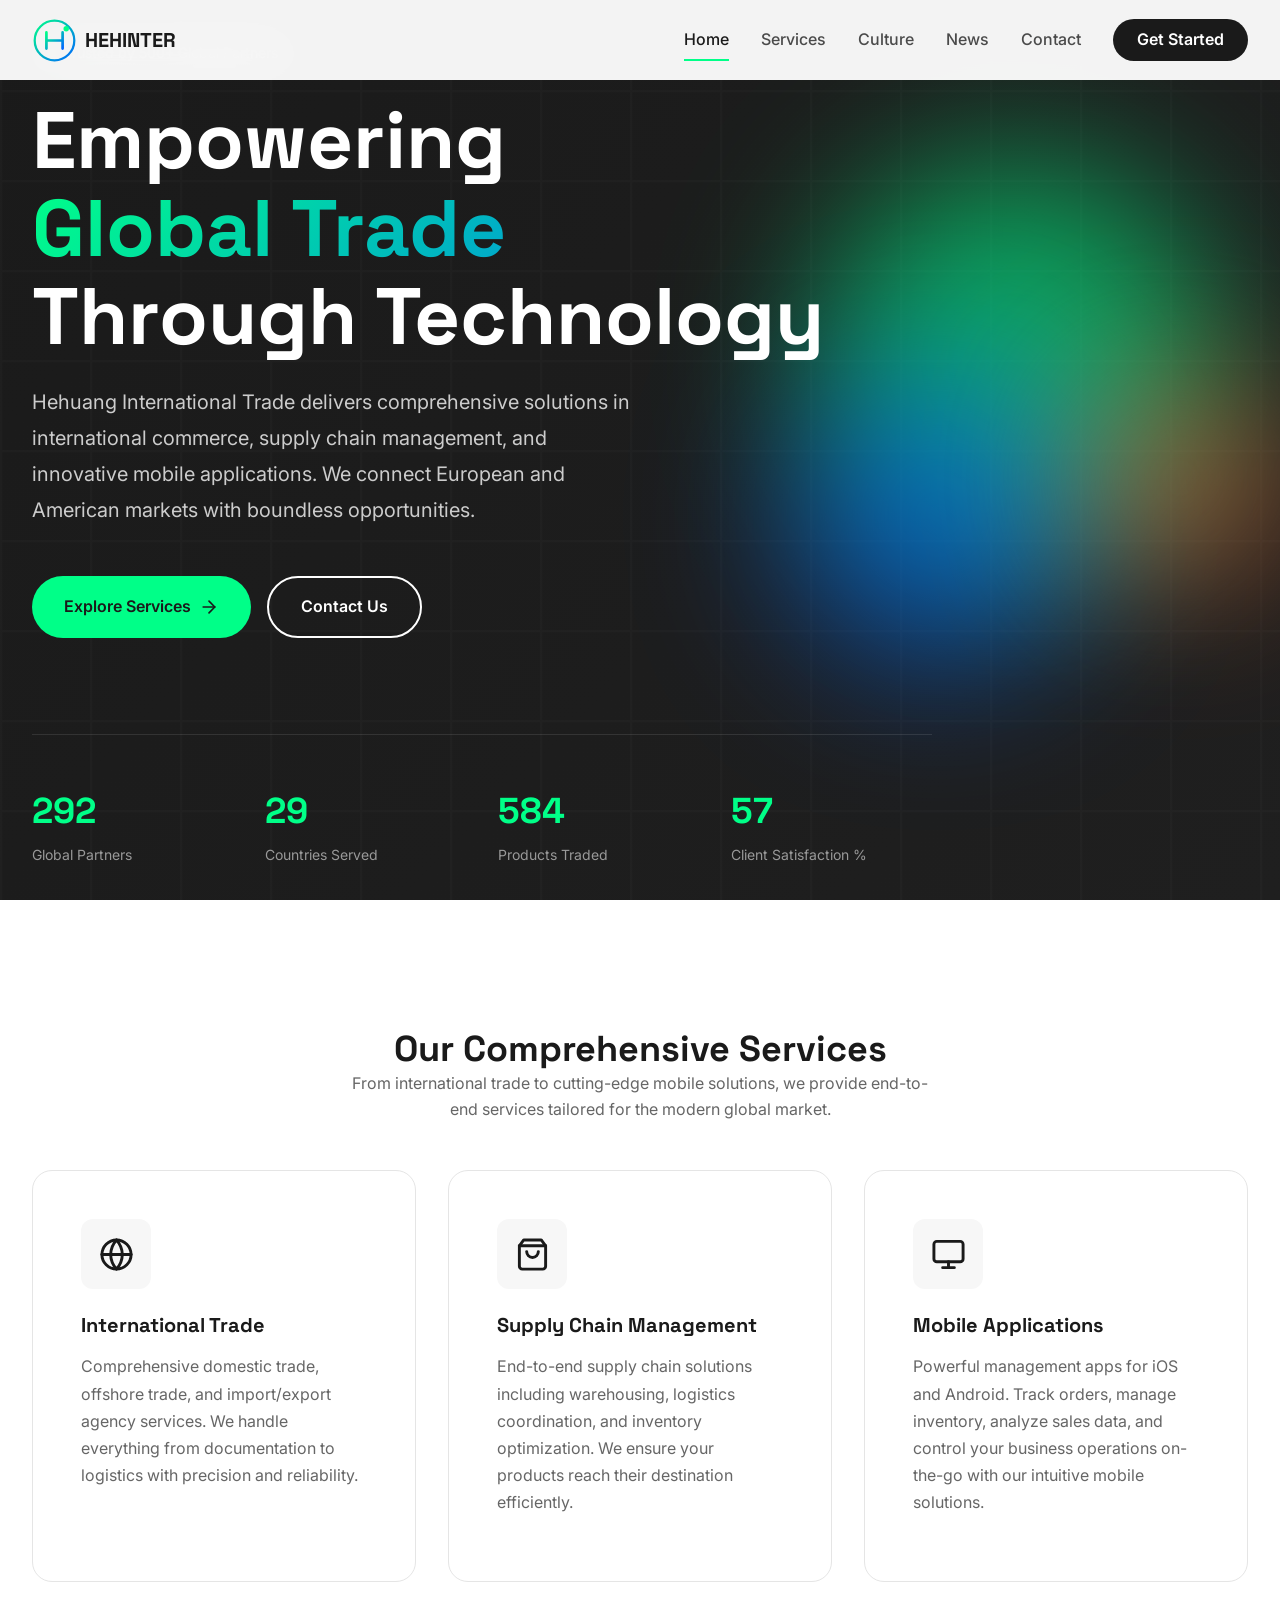
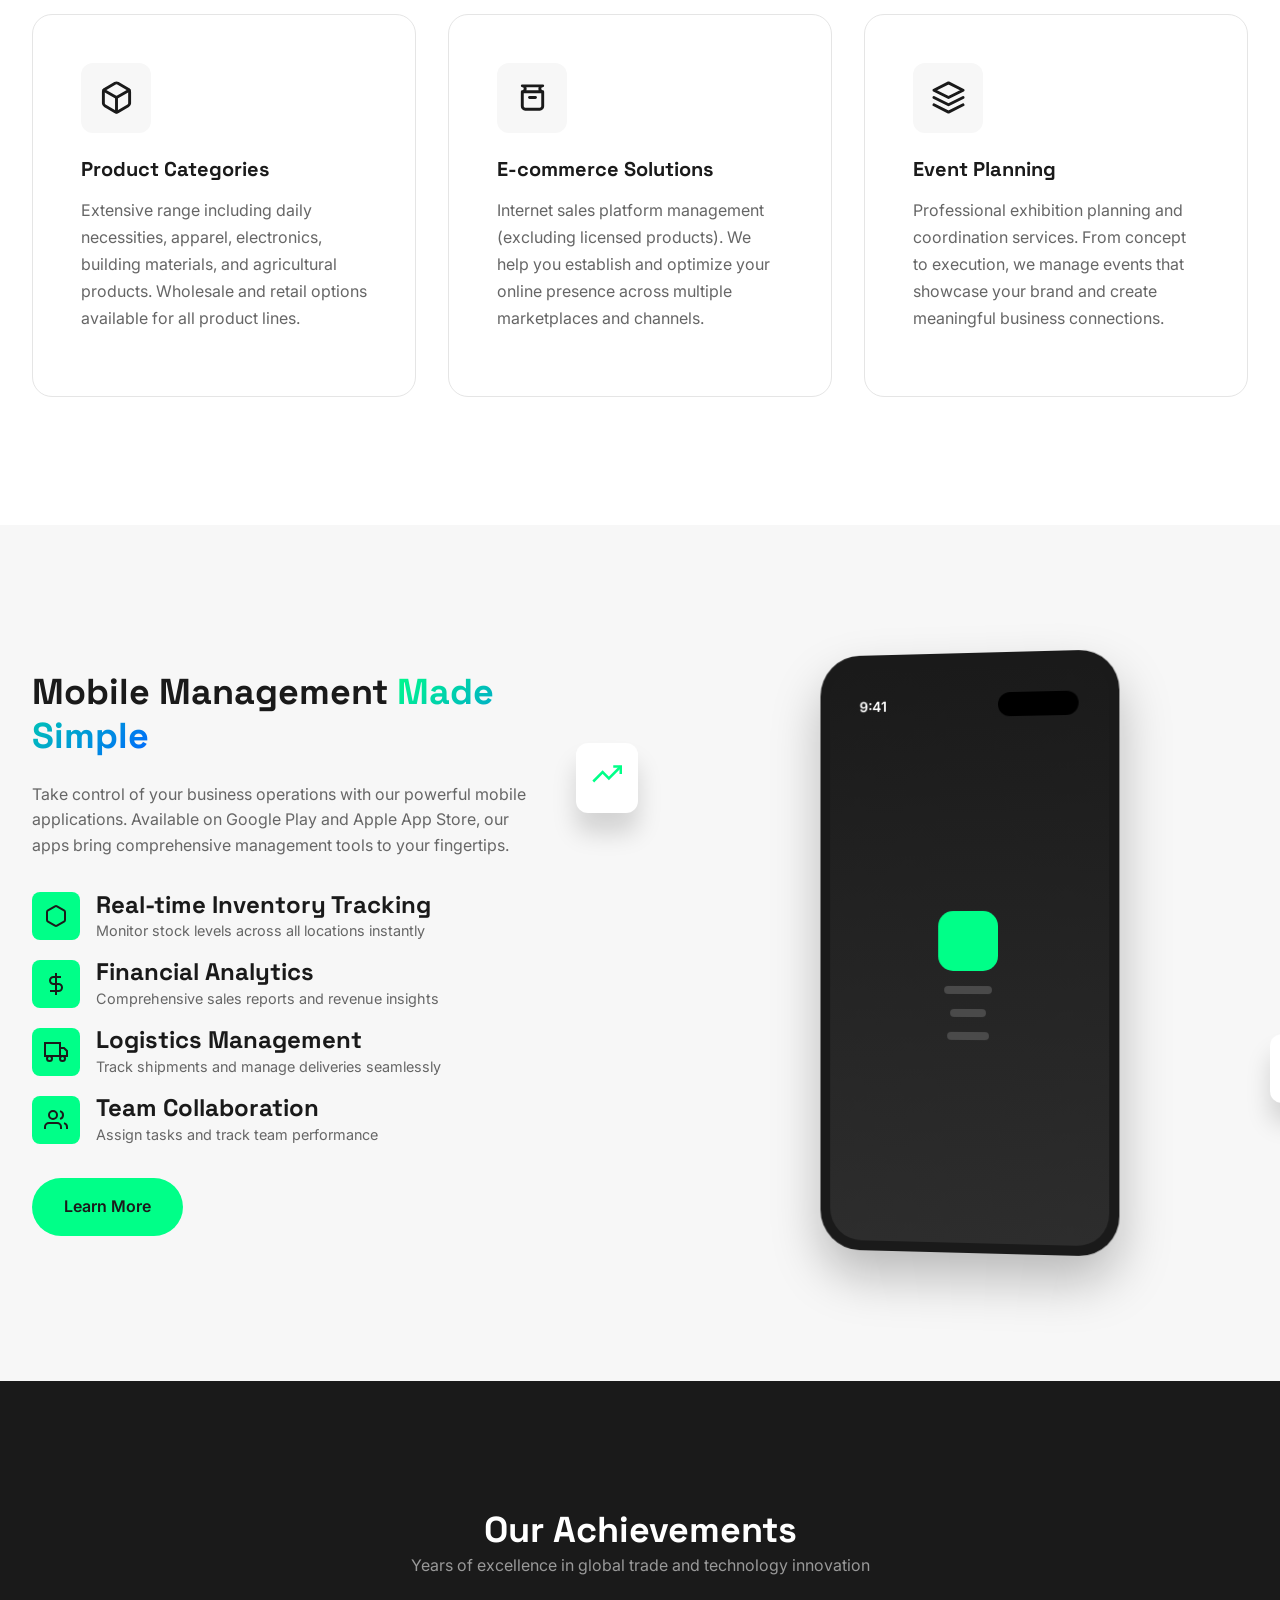
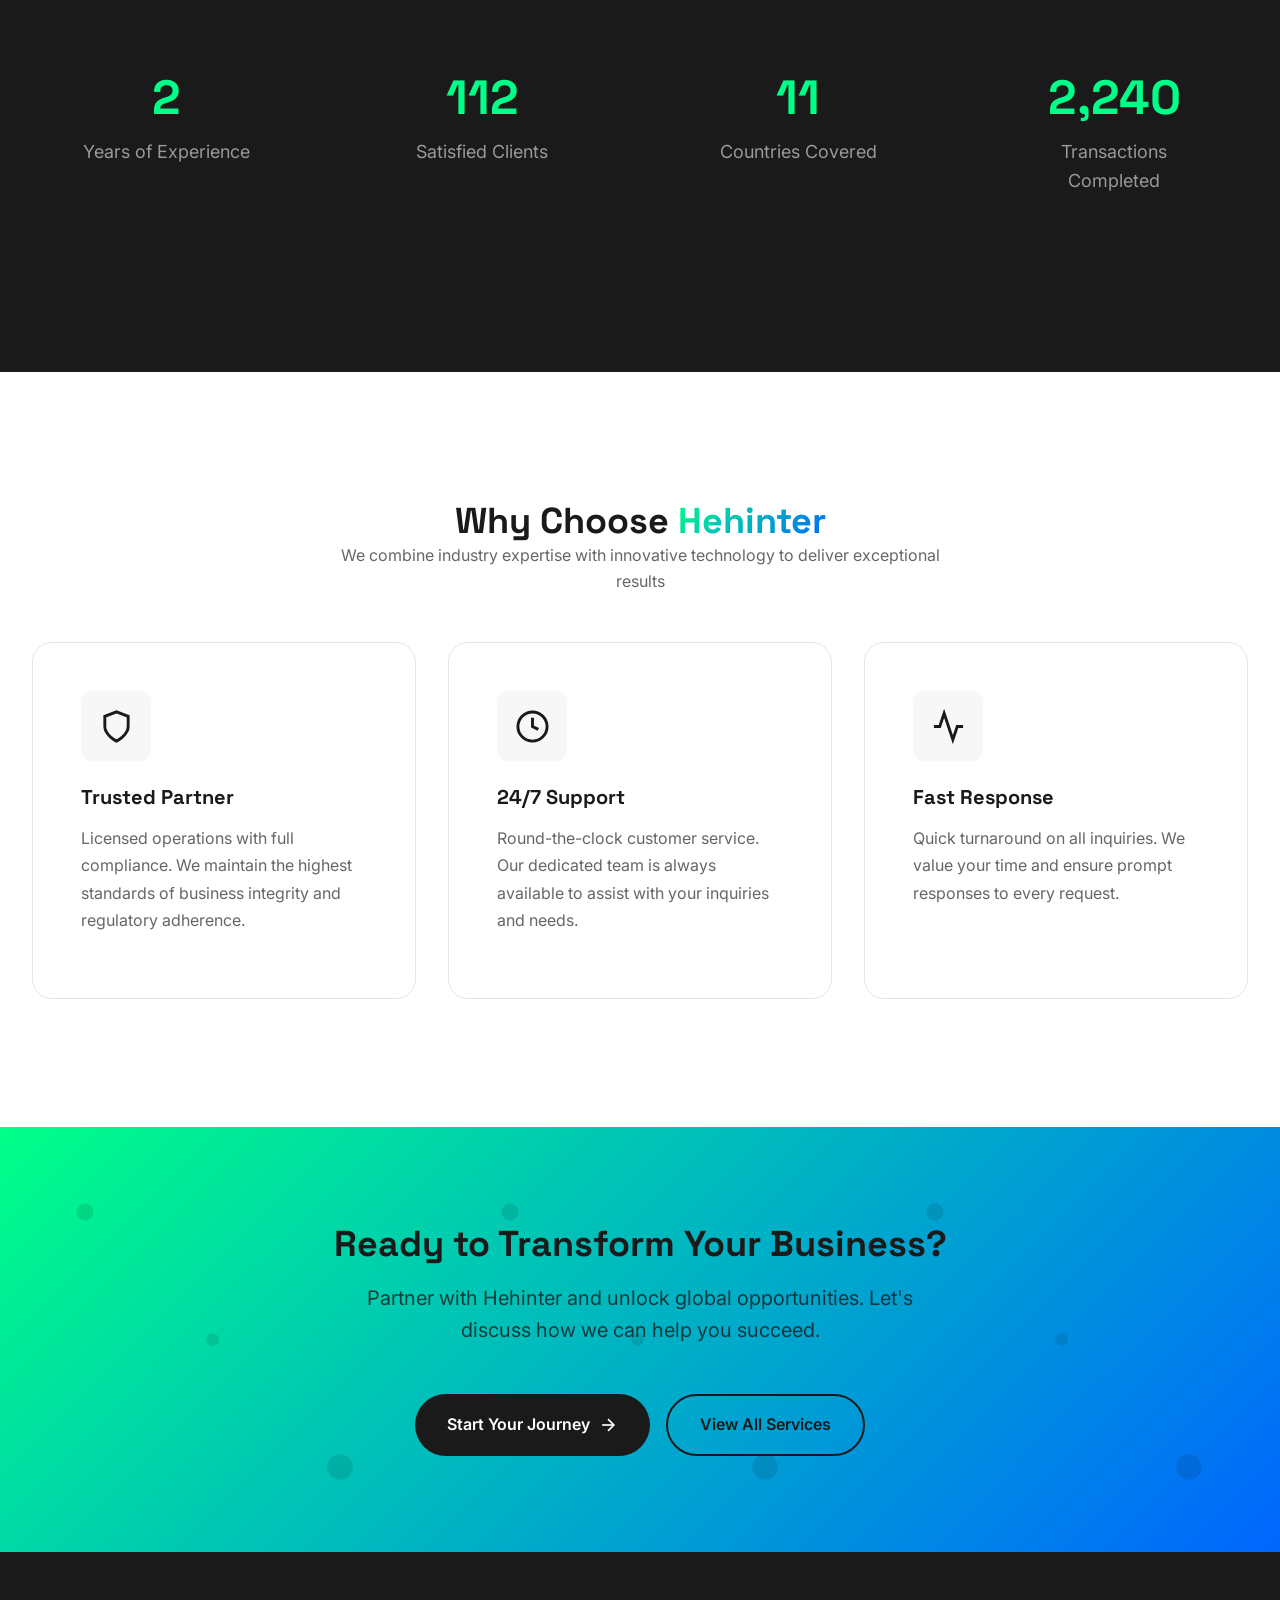
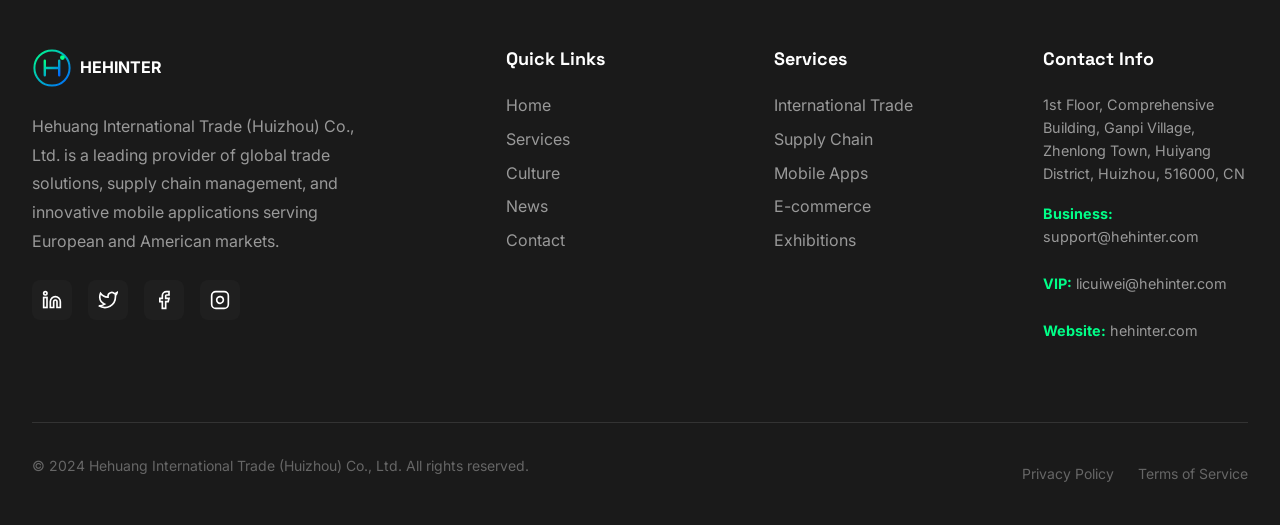
<file: index.html>
<!DOCTYPE html>
<html lang="en">
<head>
    <meta charset="UTF-8">
    <meta name="viewport" content="width=device-width, initial-scale=1.0">
    <meta http-equiv="X-UA-Compatible" content="IE=edge">
    
    <!-- SEO Meta Tags -->
    <title>Hehuang International Trade - Global Trade & Technology Solutions | hehinter.com</title>
    <meta name="description" content="Hehuang International Trade (Huizhou) Co., Ltd. - Your trusted partner in global trade, import/export services, supply chain management, and mobile app solutions. Serving European and American markets.">
    <meta name="keywords" content="international trade, import export, supply chain, logistics, mobile app, cross-border trade, global commerce, wholesale, retail">
    <meta name="author" content="Hehuang International Trade (Huizhou) Co., Ltd.">
    <meta name="robots" content="index, follow, max-snippet:-1, max-image-preview:large, max-video-preview:-1">
    
    <!-- Open Graph / Facebook -->
    <meta property="og:type" content="website">
    <meta property="og:url" content="https://hehinter.com/">
    <meta property="og:title" content="Hehuang International Trade - Global Trade & Technology Solutions">
    <meta property="og:description" content="Your trusted partner in global trade, import/export services, supply chain management, and mobile app solutions.">
    <meta property="og:image" content="https://hehinter.com/images/og-image.png">
    <meta property="og:locale" content="en_US">
    <meta property="og:site_name" content="Hehuang International Trade">
    
    <!-- Twitter -->
    <meta name="twitter:card" content="summary_large_image">
    <meta name="twitter:url" content="https://hehinter.com/">
    <meta name="twitter:title" content="Hehuang International Trade - Global Trade & Technology Solutions">
    <meta name="twitter:description" content="Your trusted partner in global trade, import/export services, supply chain management, and mobile app solutions.">
    <meta name="twitter:image" content="https://hehinter.com/images/og-image.png">
    
    <!-- Canonical URL -->
    <link rel="canonical" href="https://hehinter.com/">
    
    <!-- Favicon -->
    <link rel="icon" type="image/svg+xml" href="data:image/svg+xml,%3Csvg xmlns='http://www.w3.org/2000/svg' viewBox='0 0 100 100'%3E%3Ccircle cx='50' cy='50' r='45' fill='none' stroke='%2300ff88' stroke-width='5'/%3E%3Cpath d='M35 30 L35 70 M35 50 L65 50 M65 30 L65 70' stroke='%2300ff88' stroke-width='6' stroke-linecap='round' fill='none'/%3E%3C/svg%3E">
    
    <!-- Google Fonts -->
    <link rel="preconnect" href="https://fonts.googleapis.com">
    <link rel="preconnect" href="https://fonts.gstatic.com" crossorigin>
    <link href="https://fonts.googleapis.com/css2?family=Inter:wght@300;400;500;600;700;800&family=Space+Grotesk:wght@400;500;600;700&display=swap" rel="stylesheet">
    
    <!-- Stylesheets -->
    <link rel="stylesheet" href="css/main.css">
    <link rel="stylesheet" href="css/animations.css">
    
    <!-- Structured Data -->
    <script type="application/ld+json">
    {
        "@context": "https://schema.org",
        "@type": "Organization",
        "name": "Hehuang International Trade (Huizhou) Co., Ltd.",
        "alternateName": "Hehinter",
        "url": "https://hehinter.com",
        "logo": "https://hehinter.com/images/logo.svg",
        "description": "Global trade and technology solutions provider serving European and American markets.",
        "address": {
            "@type": "PostalAddress",
            "streetAddress": "1st Floor, Comprehensive Building, Ganpi Village, Zhenlong Town, Huiyang District",
            "addressLocality": "Huizhou",
            "postalCode": "516000",
            "addressCountry": "CN"
        },
        "contactPoint": {
            "@type": "ContactPoint",
            "email": "support@hehinter.com",
            "contactType": "customer service"
        },
        "sameAs": [
            "https://www.linkedin.com/company/hehinter",
            "https://twitter.com/hehinter"
        ]
    }
    </script>
</head>
<body>
    <!-- Header -->
    <header class="header" role="banner">
        <div class="container">
            <div class="header-inner">
                <a href="index.html" class="logo" aria-label="Hehinter Home">
                    <svg xmlns="http://www.w3.org/2000/svg" viewBox="0 0 50 50" width="45" height="45">
                        <defs>
                            <linearGradient id="headerLogoGradient" x1="0%" y1="0%" x2="100%" y2="100%">
                                <stop offset="0%" style="stop-color:#00ff88"/>
                                <stop offset="100%" style="stop-color:#0066ff"/>
                            </linearGradient>
                        </defs>
                        <circle cx="25" cy="25" r="22" fill="none" stroke="url(#headerLogoGradient)" stroke-width="2.5"/>
                        <path d="M16 16 L16 34 M16 25 L34 25 M34 16 L34 34" stroke="url(#headerLogoGradient)" stroke-width="3" stroke-linecap="round" fill="none"/>
                        <circle cx="38" cy="12" r="3" fill="#00ff88"/>
                    </svg>
                    <span class="logo-text">HEHINTER</span>
                </a>
                
                <nav class="nav-desktop" aria-label="Main Navigation">
                    <a href="index.html" class="nav-link active">Home</a>
                    <a href="services.html" class="nav-link">Services</a>
                    <a href="culture.html" class="nav-link">Culture</a>
                    <a href="news.html" class="nav-link">News</a>
                    <a href="contact.html" class="nav-link">Contact</a>
                    <a href="contact.html" class="nav-cta">Get Started</a>
                </nav>
                
                <button class="menu-toggle" aria-label="Toggle Menu" aria-expanded="false">
                    <span></span>
                    <span></span>
                    <span></span>
                </button>
            </div>
        </div>
        
        <!-- Mobile Navigation -->
        <nav class="nav-mobile" aria-label="Mobile Navigation">
            <a href="index.html" class="nav-mobile-link active">Home</a>
            <a href="services.html" class="nav-mobile-link">Services</a>
            <a href="culture.html" class="nav-mobile-link">Culture</a>
            <a href="news.html" class="nav-mobile-link">News</a>
            <a href="contact.html" class="nav-mobile-link">Contact</a>
        </nav>
    </header>

    <main>
        <!-- Hero Section -->
        <section class="hero" aria-label="Welcome to Hehinter">
            <div class="hero-background"></div>
            
            <!-- Animated Shapes -->
            <div class="hero-visual" aria-hidden="true">
                <div class="hero-shape hero-shape-1"></div>
                <div class="hero-shape hero-shape-2"></div>
                <div class="hero-shape hero-shape-3"></div>
            </div>
            
            <div class="container">
                <div class="hero-content">
                    <div class="hero-badge reveal-up">
                        <span class="hero-badge-dot"></span>
                        Trusted by 500+ Global Partners
                    </div>
                    
                    <h1 class="hero-title reveal-up">
                        <span>Empowering</span>
                        <span class="highlight">Global Trade</span>
                        <span>Through Technology</span>
                    </h1>
                    
                    <p class="hero-description reveal-up">
                        Hehuang International Trade delivers comprehensive solutions in international commerce, supply chain management, and innovative mobile applications. We connect European and American markets with boundless opportunities.
                    </p>
                    
                    <div class="hero-buttons reveal-up">
                        <a href="services.html" class="btn btn-primary">
                            Explore Services
                            <svg xmlns="http://www.w3.org/2000/svg" width="20" height="20" viewBox="0 0 24 24" fill="none" stroke="currentColor" stroke-width="2" stroke-linecap="round" stroke-linejoin="round">
                                <line x1="5" y1="12" x2="19" y2="12"></line>
                                <polyline points="12 5 19 12 12 19"></polyline>
                            </svg>
                        </a>
                        <a href="contact.html" class="btn btn-secondary">Contact Us</a>
                    </div>
                    
                    <div class="hero-stats reveal-up">
                        <div class="stat-item">
                            <div class="stat-number" data-target="500">0</div>
                            <div class="stat-label">Global Partners</div>
                        </div>
                        <div class="stat-item">
                            <div class="stat-number" data-target="50">0</div>
                            <div class="stat-label">Countries Served</div>
                        </div>
                        <div class="stat-item">
                            <div class="stat-number" data-target="1000">0</div>
                            <div class="stat-label">Products Traded</div>
                        </div>
                        <div class="stat-item">
                            <div class="stat-number" data-target="98">0</div>
                            <div class="stat-label">Client Satisfaction %</div>
                        </div>
                    </div>
                </div>
            </div>
        </section>

        <!-- Services Section -->
        <section class="section" id="services" aria-labelledby="services-heading">
            <div class="container">
                <div class="text-center mb-5">
                    <h2 id="services-heading" class="reveal-up">Our Comprehensive Services</h2>
                    <p class="reveal-up" style="max-width: 600px; margin: 0 auto; color: var(--gray-500);">
                        From international trade to cutting-edge mobile solutions, we provide end-to-end services tailored for the modern global market.
                    </p>
                </div>
                
                <div class="features-grid stagger-children">
                    <!-- Service Card 1 -->
                    <article class="feature-card">
                        <div class="feature-icon">
                            <svg xmlns="http://www.w3.org/2000/svg" viewBox="0 0 24 24" fill="none" stroke="currentColor" stroke-width="2" stroke-linecap="round" stroke-linejoin="round">
                                <circle cx="12" cy="12" r="10"></circle>
                                <line x1="2" y1="12" x2="22" y2="12"></line>
                                <path d="M12 2a15.3 15.3 0 0 1 4 10 15.3 15.3 0 0 1-4 10 15.3 15.3 0 0 1-4-10 15.3 15.3 0 0 1 4-10z"></path>
                            </svg>
                        </div>
                        <h3 class="feature-title">International Trade</h3>
                        <p class="feature-description">
                            Comprehensive domestic trade, offshore trade, and import/export agency services. We handle everything from documentation to logistics with precision and reliability.
                        </p>
                    </article>
                    
                    <!-- Service Card 2 -->
                    <article class="feature-card">
                        <div class="feature-icon">
                            <svg xmlns="http://www.w3.org/2000/svg" viewBox="0 0 24 24" fill="none" stroke="currentColor" stroke-width="2" stroke-linecap="round" stroke-linejoin="round">
                                <path d="M6 2L3 6v14a2 2 0 0 0 2 2h14a2 2 0 0 0 2-2V6l-3-4z"></path>
                                <line x1="3" y1="6" x2="21" y2="6"></line>
                                <path d="M16 10a4 4 0 0 1-8 0"></path>
                            </svg>
                        </div>
                        <h3 class="feature-title">Supply Chain Management</h3>
                        <p class="feature-description">
                            End-to-end supply chain solutions including warehousing, logistics coordination, and inventory optimization. We ensure your products reach their destination efficiently.
                        </p>
                    </article>
                    
                    <!-- Service Card 3 -->
                    <article class="feature-card">
                        <div class="feature-icon">
                            <svg xmlns="http://www.w3.org/2000/svg" viewBox="0 0 24 24" fill="none" stroke="currentColor" stroke-width="2" stroke-linecap="round" stroke-linejoin="round">
                                <rect x="2" y="3" width="20" height="14" rx="2" ry="2"></rect>
                                <line x1="8" y1="21" x2="16" y2="21"></line>
                                <line x1="12" y1="17" x2="12" y2="21"></line>
                            </svg>
                        </div>
                        <h3 class="feature-title">Mobile Applications</h3>
                        <p class="feature-description">
                            Powerful management apps for iOS and Android. Track orders, manage inventory, analyze sales data, and control your business operations on-the-go with our intuitive mobile solutions.
                        </p>
                    </article>
                    
                    <!-- Service Card 4 -->
                    <article class="feature-card">
                        <div class="feature-icon">
                            <svg xmlns="http://www.w3.org/2000/svg" viewBox="0 0 24 24" fill="none" stroke="currentColor" stroke-width="2" stroke-linecap="round" stroke-linejoin="round">
                                <path d="M21 16V8a2 2 0 0 0-1-1.73l-7-4a2 2 0 0 0-2 0l-7 4A2 2 0 0 0 3 8v8a2 2 0 0 0 1 1.73l7 4a2 2 0 0 0 2 0l7-4A2 2 0 0 0 21 16z"></path>
                                <polyline points="3.27 6.96 12 12.01 20.73 6.96"></polyline>
                                <line x1="12" y1="22.08" x2="12" y2="12"></line>
                            </svg>
                        </div>
                        <h3 class="feature-title">Product Categories</h3>
                        <p class="feature-description">
                            Extensive range including daily necessities, apparel, electronics, building materials, and agricultural products. Wholesale and retail options available for all product lines.
                        </p>
                    </article>
                    
                    <!-- Service Card 5 -->
                    <article class="feature-card">
                        <div class="feature-icon">
                            <svg xmlns="http://www.w3.org/2000/svg" viewBox="0 0 24 24" fill="none" stroke="currentColor" stroke-width="2" stroke-linecap="round" stroke-linejoin="round">
                                <path d="M5 8h14M5 8a2 2 0 1 0 0-4h14a2 2 0 1 0 0 4M5 8v10a2 2 0 0 0 2 2h10a2 2 0 0 0 2-2V8"></path>
                                <path d="M10 12h4"></path>
                            </svg>
                        </div>
                        <h3 class="feature-title">E-commerce Solutions</h3>
                        <p class="feature-description">
                            Internet sales platform management (excluding licensed products). We help you establish and optimize your online presence across multiple marketplaces and channels.
                        </p>
                    </article>
                    
                    <!-- Service Card 6 -->
                    <article class="feature-card">
                        <div class="feature-icon">
                            <svg xmlns="http://www.w3.org/2000/svg" viewBox="0 0 24 24" fill="none" stroke="currentColor" stroke-width="2" stroke-linecap="round" stroke-linejoin="round">
                                <polygon points="12 2 2 7 12 12 22 7 12 2"></polygon>
                                <polyline points="2 17 12 22 22 17"></polyline>
                                <polyline points="2 12 12 17 22 12"></polyline>
                            </svg>
                        </div>
                        <h3 class="feature-title">Event Planning</h3>
                        <p class="feature-description">
                            Professional exhibition planning and coordination services. From concept to execution, we manage events that showcase your brand and create meaningful business connections.
                        </p>
                    </article>
                </div>
            </div>
        </section>

        <!-- App Section -->
        <section class="section section-gray app-section" aria-labelledby="app-heading">
            <div class="container">
                <div class="app-content">
                    <div class="app-info reveal-left">
                        <h2 id="app-heading">Mobile Management <span class="text-gradient">Made Simple</span></h2>
                        <p>
                            Take control of your business operations with our powerful mobile applications. Available on Google Play and Apple App Store, our apps bring comprehensive management tools to your fingertips.
                        </p>
                        
                        <div class="app-features">
                            <div class="app-feature-item">
                                <div class="app-feature-icon">
                                    <svg xmlns="http://www.w3.org/2000/svg" viewBox="0 0 24 24" fill="none" stroke="currentColor" stroke-width="2">
                                        <path d="M21 16V8a2 2 0 0 0-1-1.73l-7-4a2 2 0 0 0-2 0l-7 4A2 2 0 0 0 3 8v8a2 2 0 0 0 1 1.73l7 4a2 2 0 0 0 2 0l7-4A2 2 0 0 0 21 16z"></path>
                                    </svg>
                                </div>
                                <div>
                                    <h4>Real-time Inventory Tracking</h4>
                                    <p style="margin: 0; color: var(--gray-500); font-size: 0.9rem;">Monitor stock levels across all locations instantly</p>
                                </div>
                            </div>
                            
                            <div class="app-feature-item">
                                <div class="app-feature-icon">
                                    <svg xmlns="http://www.w3.org/2000/svg" viewBox="0 0 24 24" fill="none" stroke="currentColor" stroke-width="2">
                                        <line x1="12" y1="1" x2="12" y2="23"></line>
                                        <path d="M17 5H9.5a3.5 3.5 0 0 0 0 7h5a3.5 3.5 0 0 1 0 7H6"></path>
                                    </svg>
                                </div>
                                <div>
                                    <h4>Financial Analytics</h4>
                                    <p style="margin: 0; color: var(--gray-500); font-size: 0.9rem;">Comprehensive sales reports and revenue insights</p>
                                </div>
                            </div>
                            
                            <div class="app-feature-item">
                                <div class="app-feature-icon">
                                    <svg xmlns="http://www.w3.org/2000/svg" viewBox="0 0 24 24" fill="none" stroke="currentColor" stroke-width="2">
                                        <rect x="1" y="3" width="15" height="13"></rect>
                                        <polygon points="16 8 20 8 23 11 23 16 16 16 16 8"></polygon>
                                        <circle cx="5.5" cy="18.5" r="2.5"></circle>
                                        <circle cx="18.5" cy="18.5" r="2.5"></circle>
                                    </svg>
                                </div>
                                <div>
                                    <h4>Logistics Management</h4>
                                    <p style="margin: 0; color: var(--gray-500); font-size: 0.9rem;">Track shipments and manage deliveries seamlessly</p>
                                </div>
                            </div>
                            
                            <div class="app-feature-item">
                                <div class="app-feature-icon">
                                    <svg xmlns="http://www.w3.org/2000/svg" viewBox="0 0 24 24" fill="none" stroke="currentColor" stroke-width="2">
                                        <path d="M17 21v-2a4 4 0 0 0-4-4H5a4 4 0 0 0-4 4v2"></path>
                                        <circle cx="9" cy="7" r="4"></circle>
                                        <path d="M23 21v-2a4 4 0 0 0-3-3.87"></path>
                                        <path d="M16 3.13a4 4 0 0 1 0 7.75"></path>
                                    </svg>
                                </div>
                                <div>
                                    <h4>Team Collaboration</h4>
                                    <p style="margin: 0; color: var(--gray-500); font-size: 0.9rem;">Assign tasks and track team performance</p>
                                </div>
                            </div>
                        </div>
                        
                        <div style="margin-top: var(--spacing-xl);">
                            <a href="services.html" class="btn btn-primary">Learn More</a>
                        </div>
                    </div>
                    
                    <div class="app-visual reveal-right">
                        <div class="app-phone">
                            <div class="app-phone-screen">
                                <div class="app-screen-header">
                                    <span class="app-screen-time">9:41</span>
                                    <div class="app-screen-notch"></div>
                                </div>
                                <div class="app-screen-content">
                                    <div class="app-screen-icon"></div>
                                    <div class="app-screen-text"></div>
                                    <div class="app-screen-text" style="width: 60%;"></div>
                                    <div class="app-screen-text" style="width: 70%;"></div>
                                </div>
                            </div>
                        </div>
                        
                        <div class="app-float-card app-float-card-1">
                            <svg xmlns="http://www.w3.org/2000/svg" viewBox="0 0 24 24" fill="none" stroke="currentColor" stroke-width="2">
                                <polyline points="23 6 13.5 15.5 8.5 10.5 1 18"></polyline>
                                <polyline points="17 6 23 6 23 12"></polyline>
                            </svg>
                        </div>
                        
                        <div class="app-float-card app-float-card-2">
                            <svg xmlns="http://www.w3.org/2000/svg" viewBox="0 0 24 24" fill="none" stroke="currentColor" stroke-width="2">
                                <path d="M22 11.08V12a10 10 0 1 1-5.93-9.14"></path>
                                <polyline points="22 4 12 14.01 9 11.01"></polyline>
                            </svg>
                        </div>
                    </div>
                </div>
            </div>
        </section>

        <!-- About Stats Section -->
        <section class="section section-dark" aria-labelledby="stats-heading">
            <div class="container">
                <div class="text-center mb-5">
                    <h2 id="stats-heading" class="reveal-up" style="color: var(--white);">Our Achievements</h2>
                    <p class="reveal-up" style="max-width: 600px; margin: 0 auto; color: var(--gray-400);">
                        Years of excellence in global trade and technology innovation
                    </p>
                </div>
                
                <div class="about-stats stagger-children">
                    <div class="about-stat">
                        <div class="about-stat-number" data-target="10">0</div>
                        <div class="about-stat-label">Years of Experience</div>
                    </div>
                    <div class="about-stat">
                        <div class="about-stat-number" data-target="500">0</div>
                        <div class="about-stat-label">Satisfied Clients</div>
                    </div>
                    <div class="about-stat">
                        <div class="about-stat-number" data-target="50">0</div>
                        <div class="about-stat-label">Countries Covered</div>
                    </div>
                    <div class="about-stat">
                        <div class="about-stat-number" data-target="10000">0</div>
                        <div class="about-stat-label">Transactions Completed</div>
                    </div>
                </div>
            </div>
        </section>

        <!-- Why Choose Us Section -->
        <section class="section" aria-labelledby="why-heading">
            <div class="container">
                <div class="text-center mb-5">
                    <h2 id="why-heading" class="reveal-up">Why Choose <span class="text-gradient">Hehinter</span></h2>
                    <p class="reveal-up" style="max-width: 600px; margin: 0 auto; color: var(--gray-500);">
                        We combine industry expertise with innovative technology to deliver exceptional results
                    </p>
                </div>
                
                <div class="features-grid stagger-children">
                    <article class="feature-card">
                        <div class="feature-icon">
                            <svg xmlns="http://www.w3.org/2000/svg" viewBox="0 0 24 24" fill="none" stroke="currentColor" stroke-width="2">
                                <path d="M12 22s8-4 8-10V5l-8-3-8 3v7c0 6 8 10 8 10z"></path>
                            </svg>
                        </div>
                        <h3 class="feature-title">Trusted Partner</h3>
                        <p class="feature-description">
                            Licensed operations with full compliance. We maintain the highest standards of business integrity and regulatory adherence.
                        </p>
                    </article>
                    
                    <article class="feature-card">
                        <div class="feature-icon">
                            <svg xmlns="http://www.w3.org/2000/svg" viewBox="0 0 24 24" fill="none" stroke="currentColor" stroke-width="2">
                                <circle cx="12" cy="12" r="10"></circle>
                                <polyline points="12 6 12 12 16 14"></polyline>
                            </svg>
                        </div>
                        <h3 class="feature-title">24/7 Support</h3>
                        <p class="feature-description">
                            Round-the-clock customer service. Our dedicated team is always available to assist with your inquiries and needs.
                        </p>
                    </article>
                    
                    <article class="feature-card">
                        <div class="feature-icon">
                            <svg xmlns="http://www.w3.org/2000/svg" viewBox="0 0 24 24" fill="none" stroke="currentColor" stroke-width="2">
                                <polyline points="22 12 18 12 15 21 9 3 6 12 2 12"></polyline>
                            </svg>
                        </div>
                        <h3 class="feature-title">Fast Response</h3>
                        <p class="feature-description">
                            Quick turnaround on all inquiries. We value your time and ensure prompt responses to every request.
                        </p>
                    </article>
                </div>
            </div>
        </section>

        <!-- CTA Section -->
        <section class="cta-section" aria-labelledby="cta-heading">
            <div class="container">
                <div class="cta-content reveal-up">
                    <h2 id="cta-heading">Ready to Transform Your Business?</h2>
                    <p>Partner with Hehinter and unlock global opportunities. Let's discuss how we can help you succeed.</p>
                    <div class="cta-buttons">
                        <a href="contact.html" class="btn btn-dark">
                            Start Your Journey
                            <svg xmlns="http://www.w3.org/2000/svg" width="20" height="20" viewBox="0 0 24 24" fill="none" stroke="currentColor" stroke-width="2">
                                <line x1="5" y1="12" x2="19" y2="12"></line>
                                <polyline points="12 5 19 12 12 19"></polyline>
                            </svg>
                        </a>
                        <a href="services.html" class="btn btn-outline-dark">View All Services</a>
                    </div>
                </div>
            </div>
        </section>
    </main>

    <!-- Footer -->
    <footer class="footer" role="contentinfo">
        <div class="container">
            <div class="footer-top">
                <div class="footer-brand">
                    <a href="index.html" class="footer-logo">
                        <svg xmlns="http://www.w3.org/2000/svg" viewBox="0 0 50 50" width="40" height="40">
                            <defs>
                                <linearGradient id="footerLogoGradient" x1="0%" y1="0%" x2="100%" y2="100%">
                                    <stop offset="0%" style="stop-color:#00ff88"/>
                                    <stop offset="100%" style="stop-color:#0066ff"/>
                                </linearGradient>
                            </defs>
                            <circle cx="25" cy="25" r="22" fill="none" stroke="url(#footerLogoGradient)" stroke-width="2.5"/>
                            <path d="M16 16 L16 34 M16 25 L34 25 M34 16 L34 34" stroke="url(#footerLogoGradient)" stroke-width="3" stroke-linecap="round" fill="none"/>
                            <circle cx="38" cy="12" r="3" fill="#00ff88"/>
                        </svg>
                        <span style="color: var(--white); font-weight: 700;">HEHINTER</span>
                    </a>
                    <p>
                        Hehuang International Trade (Huizhou) Co., Ltd. is a leading provider of global trade solutions, supply chain management, and innovative mobile applications serving European and American markets.
                    </p>
                    <div class="footer-social">
                        <a href="https://linkedin.com/company/hehinter" aria-label="LinkedIn" target="_blank" rel="noopener noreferrer">
                            <svg xmlns="http://www.w3.org/2000/svg" viewBox="0 0 24 24" fill="none" stroke="currentColor" stroke-width="2">
                                <path d="M16 8a6 6 0 0 1 6 6v7h-4v-7a2 2 0 0 0-2-2 2 2 0 0 0-2 2v7h-4v-7a6 6 0 0 1 6-6z"></path>
                                <rect x="2" y="9" width="4" height="12"></rect>
                                <circle cx="4" cy="4" r="2"></circle>
                            </svg>
                        </a>
                        <a href="https://twitter.com/hehinter" aria-label="Twitter" target="_blank" rel="noopener noreferrer">
                            <svg xmlns="http://www.w3.org/2000/svg" viewBox="0 0 24 24" fill="none" stroke="currentColor" stroke-width="2">
                                <path d="M23 3a10.9 10.9 0 0 1-3.14 1.53 4.48 4.48 0 0 0-7.86 3v1A10.66 10.66 0 0 1 3 4s-4 9 5 13a11.64 11.64 0 0 1-7 2c9 5 20 0 20-11.5a4.5 4.5 0 0 0-.08-.83A7.72 7.72 0 0 0 23 3z"></path>
                            </svg>
                        </a>
                        <a href="https://facebook.com/hehinter" aria-label="Facebook" target="_blank" rel="noopener noreferrer">
                            <svg xmlns="http://www.w3.org/2000/svg" viewBox="0 0 24 24" fill="none" stroke="currentColor" stroke-width="2">
                                <path d="M18 2h-3a5 5 0 0 0-5 5v3H7v4h3v8h4v-8h3l1-4h-4V7a1 1 0 0 1 1-1h3z"></path>
                            </svg>
                        </a>
                        <a href="https://instagram.com/hehinter" aria-label="Instagram" target="_blank" rel="noopener noreferrer">
                            <svg xmlns="http://www.w3.org/2000/svg" viewBox="0 0 24 24" fill="none" stroke="currentColor" stroke-width="2">
                                <rect x="2" y="2" width="20" height="20" rx="5" ry="5"></rect>
                                <path d="M16 11.37A4 4 0 1 1 12.63 8 4 4 0 0 1 16 11.37z"></path>
                                <line x1="17.5" y1="6.5" x2="17.51" y2="6.5"></line>
                            </svg>
                        </a>
                    </div>
                </div>
                
                <div class="footer-column">
                    <h4>Quick Links</h4>
                    <nav class="footer-links" aria-label="Footer Navigation">
                        <a href="index.html">Home</a>
                        <a href="services.html">Services</a>
                        <a href="culture.html">Culture</a>
                        <a href="news.html">News</a>
                        <a href="contact.html">Contact</a>
                    </nav>
                </div>
                
                <div class="footer-column">
                    <h4>Services</h4>
                    <nav class="footer-links">
                        <a href="services.html">International Trade</a>
                        <a href="services.html">Supply Chain</a>
                        <a href="services.html">Mobile Apps</a>
                        <a href="services.html">E-commerce</a>
                        <a href="services.html">Exhibitions</a>
                    </nav>
                </div>
                
                <div class="footer-column">
                    <h4>Contact Info</h4>
                    <div class="footer-links">
                        <p style="color: var(--gray-400); font-size: 0.9rem; margin-bottom: 0.5rem;">
                            1st Floor, Comprehensive Building, Ganpi Village, Zhenlong Town, Huiyang District, Huizhou, 516000, CN
                        </p>
                        <p style="color: var(--gray-400); font-size: 0.9rem;">
                            <strong style="color: var(--secondary-color);">Business:</strong> support@hehinter.com
                        </p>
                        <p style="color: var(--gray-400); font-size: 0.9rem;">
                            <strong style="color: var(--secondary-color);">VIP:</strong> licuiwei@hehinter.com
                        </p>
                        <p style="color: var(--gray-400); font-size: 0.9rem;">
                            <strong style="color: var(--secondary-color);">Website:</strong> hehinter.com
                        </p>
                    </div>
                </div>
            </div>
            
            <div class="footer-bottom">
                <p class="footer-copyright">
                    &copy; 2024 Hehuang International Trade (Huizhou) Co., Ltd. All rights reserved.
                </p>
                <nav class="footer-legal" aria-label="Legal Links">
                    <a href="privacy-policy.html">Privacy Policy</a>
                    <a href="terms-of-service.html">Terms of Service</a>
                </nav>
            </div>
        </div>
    </footer>

    <!-- Scripts -->
    <script src="js/main.js"></script>
    
    <!-- Optional: Schema.org structured data for local business -->
    <script type="application/ld+json">
    {
        "@context": "https://schema.org",
        "@type": "LocalBusiness",
        "name": "Hehuang International Trade (Huizhou) Co., Ltd.",
        "image": "https://hehinter.com/images/logo.svg",
        "url": "https://hehinter.com",
        "telephone": "+86-XXX-XXXX-XXXX",
        "email": "support@hehinter.com",
        "address": {
            "@type": "PostalAddress",
            "streetAddress": "1st Floor, Comprehensive Building, Ganpi Village, Zhenlong Town, Huiyang District",
            "addressLocality": "Huizhou",
            "postalCode": "516000",
            "addressCountry": "CN"
        },
        "geo": {
            "@type": "GeoCoordinates",
            "latitude": "23.0888",
            "longitude": "114.3851"
        },
        "openingHoursSpecification": {
            "@type": "OpeningHoursSpecification",
            "dayOfWeek": ["Monday", "Tuesday", "Wednesday", "Thursday", "Friday", "Saturday", "Sunday"],
            "opens": "00:00",
            "closes": "23:59"
        },
        "sameAs": [
            "https://www.linkedin.com/company/hehinter",
            "https://twitter.com/hehinter",
            "https://facebook.com/hehinter",
            "https://instagram.com/hehinter"
        ]
    }
    </script>
</body>
</html>
</file>
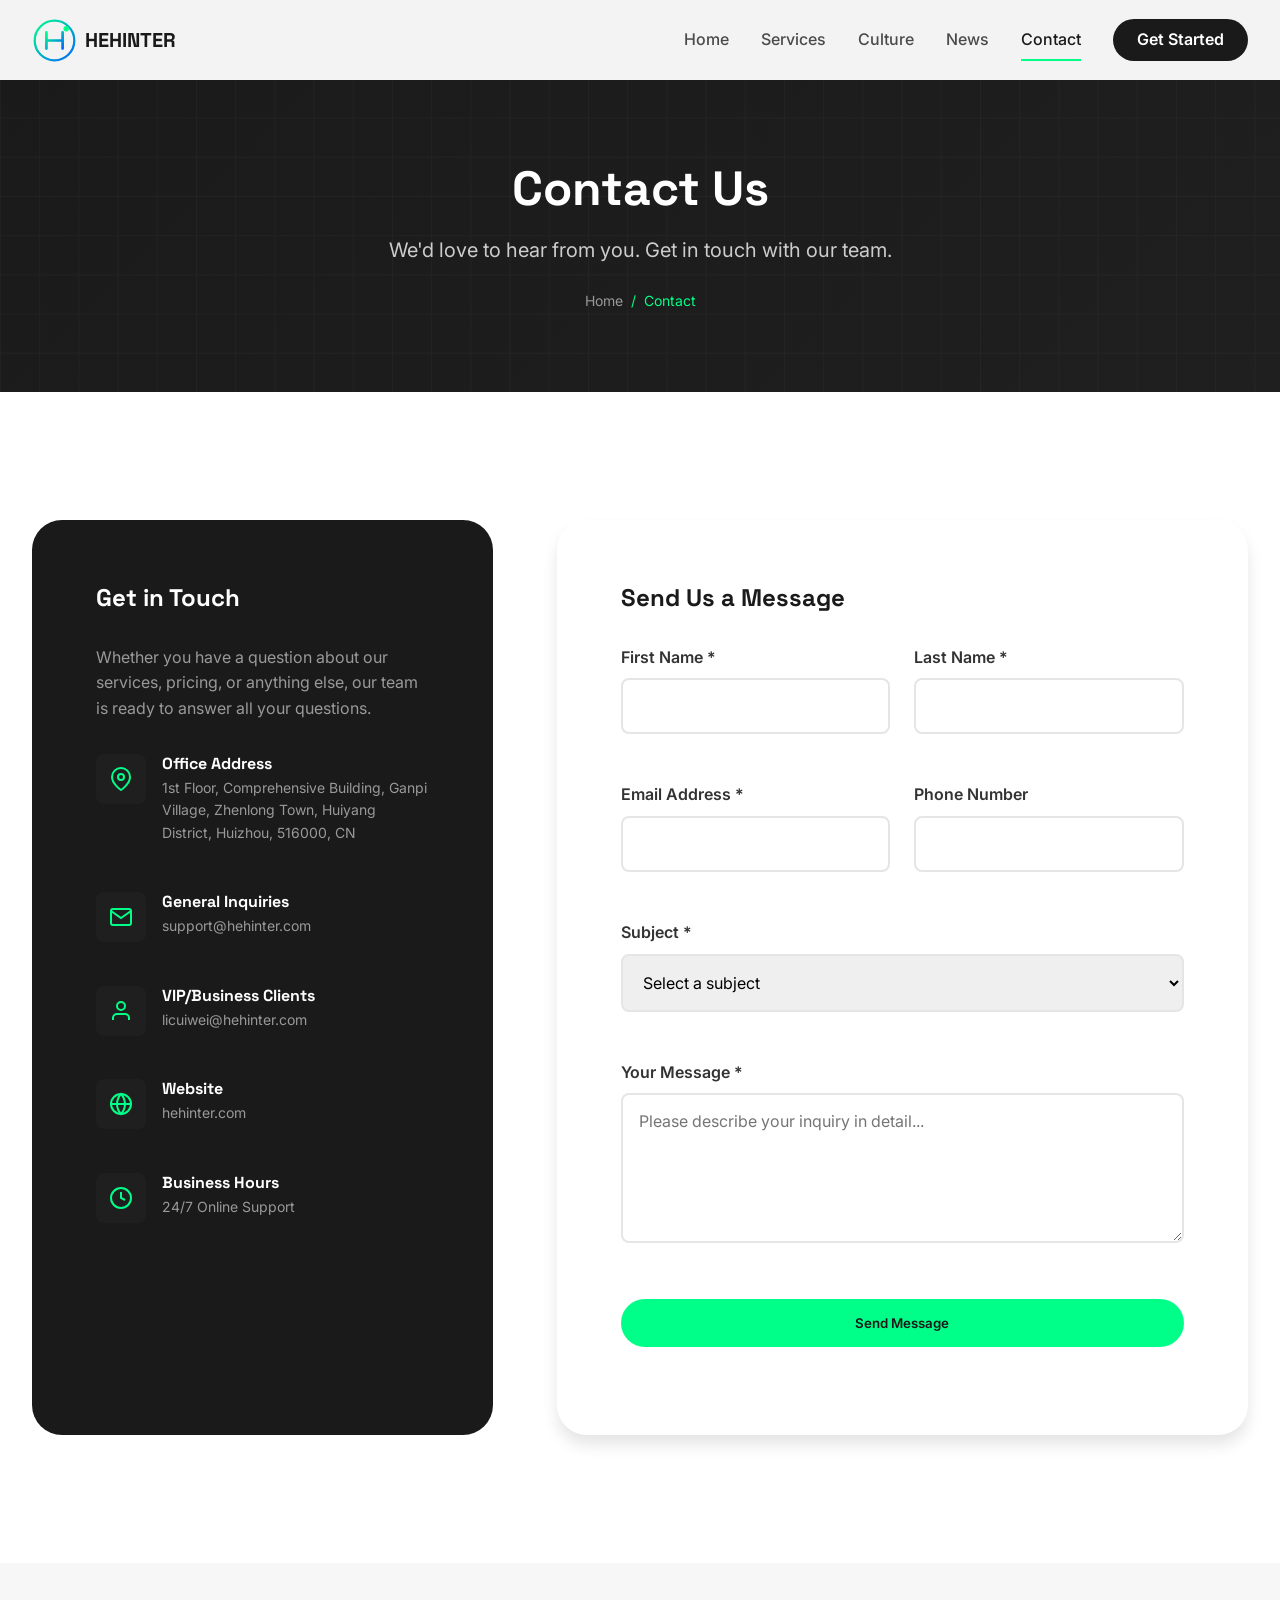
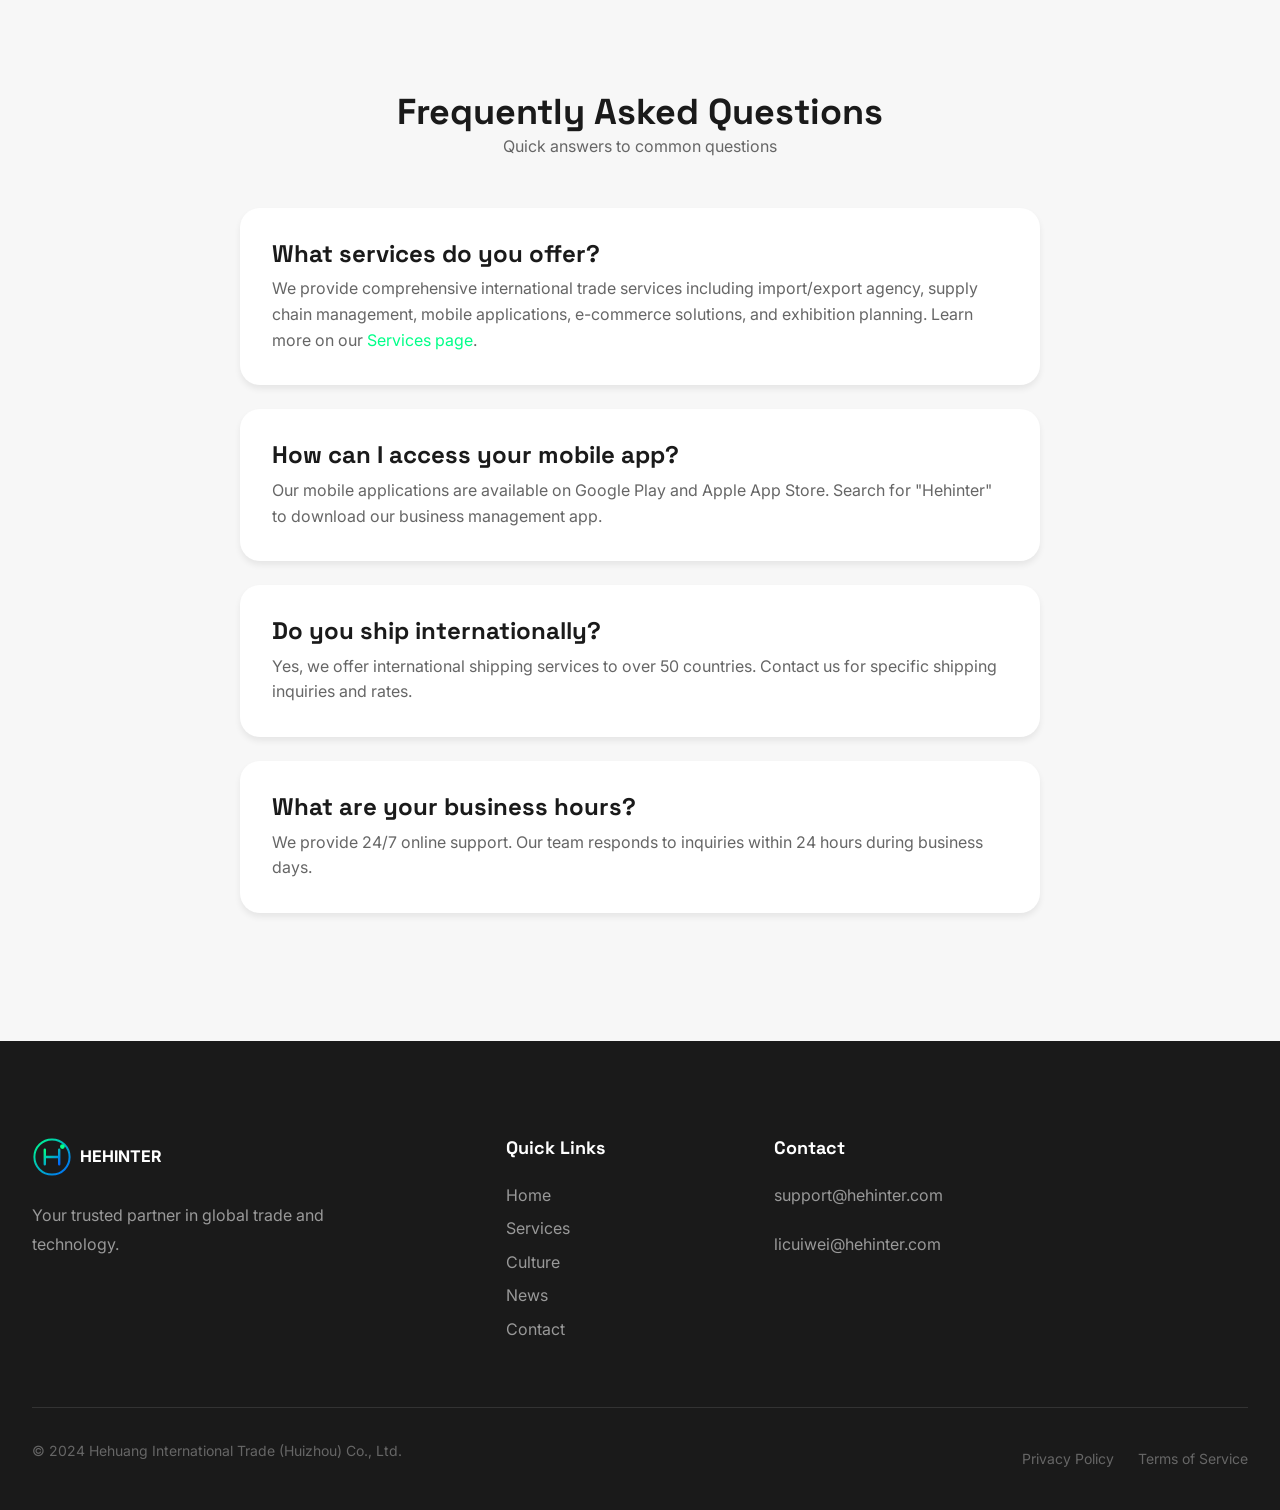
<file: contact.html>
<!DOCTYPE html>
<html lang="en">
<head>
    <meta charset="UTF-8">
    <meta name="viewport" content="width=device-width, initial-scale=1.0">
    <meta http-equiv="X-UA-Compatible" content="IE=edge">
    <title>Contact Us - Get in Touch | Hehinter</title>
    <meta name="description" content="Contact Hehinter for international trade services, mobile app inquiries, or partnership opportunities. We serve European and American markets with comprehensive trade solutions.">
    <meta name="robots" content="index, follow">
    <link rel="canonical" href="https://hehinter.com/contact.html">
    <link rel="icon" type="image/svg+xml" href="data:image/svg+xml,%3Csvg xmlns='http://www.w3.org/2000/svg' viewBox='0 0 100 100'%3E%3Ccircle cx='50' cy='50' r='45' fill='none' stroke='%2300ff88' stroke-width='5'/%3E%3Cpath d='M35 30 L35 70 M35 50 L65 50 M65 30 L65 70' stroke='%2300ff88' stroke-width='6' stroke-linecap='round' fill='none'/%3E%3C/svg%3E">
    <link rel="preconnect" href="https://fonts.googleapis.com">
    <link rel="preconnect" href="https://fonts.gstatic.com" crossorigin>
    <link href="https://fonts.googleapis.com/css2?family=Inter:wght@300;400;500;600;700;800&family=Space+Grotesk:wght@400;500;600;700&display=swap" rel="stylesheet">
    <link rel="stylesheet" href="css/main.css">
    <link rel="stylesheet" href="css/animations.css">
</head>
<body>
    <header class="header">
        <div class="container">
            <div class="header-inner">
                <a href="index.html" class="logo">
                    <svg xmlns="http://www.w3.org/2000/svg" viewBox="0 0 50 50" width="45" height="45">
                        <defs><linearGradient id="lg1" x1="0%" y1="0%" x2="100%" y2="100%"><stop offset="0%" style="stop-color:#00ff88"/><stop offset="100%" style="stop-color:#0066ff"/></linearGradient></defs>
                        <circle cx="25" cy="25" r="22" fill="none" stroke="url(#lg1)" stroke-width="2.5"/>
                        <path d="M16 16 L16 34 M16 25 L34 25 M34 16 L34 34" stroke="url(#lg1)" stroke-width="3" stroke-linecap="round" fill="none"/>
                        <circle cx="38" cy="12" r="3" fill="#00ff88"/>
                    </svg>
                    <span class="logo-text">HEHINTER</span>
                </a>
                <nav class="nav-desktop">
                    <a href="index.html" class="nav-link">Home</a>
                    <a href="services.html" class="nav-link">Services</a>
                    <a href="culture.html" class="nav-link">Culture</a>
                    <a href="news.html" class="nav-link">News</a>
                    <a href="contact.html" class="nav-link active">Contact</a>
                    <a href="contact.html" class="nav-cta">Get Started</a>
                </nav>
                <button class="menu-toggle"><span></span><span></span><span></span></button>
            </div>
        </div>
        <nav class="nav-mobile">
            <a href="index.html" class="nav-mobile-link">Home</a>
            <a href="services.html" class="nav-mobile-link">Services</a>
            <a href="culture.html" class="nav-mobile-link">Culture</a>
            <a href="news.html" class="nav-mobile-link">News</a>
            <a href="contact.html" class="nav-mobile-link active">Contact</a>
        </nav>
    </header>

    <main>
        <section class="page-header">
            <div class="container">
                <div class="page-header-content">
                    <h1 class="reveal-up">Contact Us</h1>
                    <p class="reveal-up">We'd love to hear from you. Get in touch with our team.</p>
                    <nav class="breadcrumb">
                        <a href="index.html">Home</a><span>/</span><span>Contact</span>
                    </nav>
                </div>
            </div>
        </section>

        <section class="section">
            <div class="container">
                <div class="contact-grid">
                    <div class="contact-info reveal-left">
                        <h3>Get in Touch</h3>
                        <p style="color: var(--gray-400); margin-bottom: var(--spacing-xl);">
                            Whether you have a question about our services, pricing, or anything else, our team is ready to answer all your questions.
                        </p>
                        
                        <div class="contact-item">
                            <div class="contact-icon">
                                <svg xmlns="http://www.w3.org/2000/svg" viewBox="0 0 24 24" fill="none" stroke="currentColor" stroke-width="2">
                                    <path d="M21 10c0 7-9 13-9 13s-9-6-9-13a9 9 0 0 1 18 0z"></path>
                                    <circle cx="12" cy="10" r="3"></circle>
                                </svg>
                            </div>
                            <div>
                                <h4>Office Address</h4>
                                <p>1st Floor, Comprehensive Building, Ganpi Village, Zhenlong Town, Huiyang District, Huizhou, 516000, CN</p>
                            </div>
                        </div>
                        
                        <div class="contact-item">
                            <div class="contact-icon">
                                <svg xmlns="http://www.w3.org/2000/svg" viewBox="0 0 24 24" fill="none" stroke="currentColor" stroke-width="2">
                                    <path d="M4 4h16c1.1 0 2 .9 2 2v12c0 1.1-.9 2-2 2H4c-1.1 0-2-.9-2-2V6c0-1.1.9-2 2-2z"></path>
                                    <polyline points="22,6 12,13 2,6"></polyline>
                                </svg>
                            </div>
                            <div>
                                <h4>General Inquiries</h4>
                                <p>support@hehinter.com</p>
                            </div>
                        </div>
                        
                        <div class="contact-item">
                            <div class="contact-icon">
                                <svg xmlns="http://www.w3.org/2000/svg" viewBox="0 0 24 24" fill="none" stroke="currentColor" stroke-width="2">
                                    <path d="M20 21v-2a4 4 0 0 0-4-4H8a4 4 0 0 0-4 4v2"></path>
                                    <circle cx="12" cy="7" r="4"></circle>
                                </svg>
                            </div>
                            <div>
                                <h4>VIP/Business Clients</h4>
                                <p>licuiwei@hehinter.com</p>
                            </div>
                        </div>
                        
                        <div class="contact-item">
                            <div class="contact-icon">
                                <svg xmlns="http://www.w3.org/2000/svg" viewBox="0 0 24 24" fill="none" stroke="currentColor" stroke-width="2">
                                    <circle cx="12" cy="12" r="10"></circle>
                                    <line x1="2" y1="12" x2="22" y2="12"></line>
                                    <path d="M12 2a15.3 15.3 0 0 1 4 10 15.3 15.3 0 0 1-4 10 15.3 15.3 0 0 1-4-10 15.3 15.3 0 0 1 4-10z"></path>
                                </svg>
                            </div>
                            <div>
                                <h4>Website</h4>
                                <p>hehinter.com</p>
                            </div>
                        </div>
                        
                        <div class="contact-item">
                            <div class="contact-icon">
                                <svg xmlns="http://www.w3.org/2000/svg" viewBox="0 0 24 24" fill="none" stroke="currentColor" stroke-width="2">
                                    <circle cx="12" cy="12" r="10"></circle>
                                    <polyline points="12 6 12 12 16 14"></polyline>
                                </svg>
                            </div>
                            <div>
                                <h4>Business Hours</h4>
                                <p>24/7 Online Support</p>
                            </div>
                        </div>
                    </div>
                    
                    <div class="contact-form reveal-right">
                        <h3>Send Us a Message</h3>
                        <form action="#" method="POST">
                            <div class="form-grid">
                                <div class="form-group">
                                    <label for="firstName">First Name *</label>
                                    <input type="text" id="firstName" name="firstName" required>
                                </div>
                                <div class="form-group">
                                    <label for="lastName">Last Name *</label>
                                    <input type="text" id="lastName" name="lastName" required>
                                </div>
                                <div class="form-group">
                                    <label for="email">Email Address *</label>
                                    <input type="email" id="email" name="email" required>
                                </div>
                                <div class="form-group">
                                    <label for="phone">Phone Number</label>
                                    <input type="tel" id="phone" name="phone">
                                </div>
                                <div class="form-group full-width">
                                    <label for="subject">Subject *</label>
                                    <select id="subject" name="subject" required>
                                        <option value="">Select a subject</option>
                                        <option value="general">General Inquiry</option>
                                        <option value="services">Services Information</option>
                                        <option value="partnership">Partnership Opportunity</option>
                                        <option value="mobile-app">Mobile App Support</option>
                                        <option value="feedback">Feedback</option>
                                        <option value="other">Other</option>
                                    </select>
                                </div>
                                <div class="form-group full-width">
                                    <label for="message">Your Message *</label>
                                    <textarea id="message" name="message" rows="5" required placeholder="Please describe your inquiry in detail..."></textarea>
                                </div>
                                <div class="form-group full-width">
                                    <button type="submit" class="btn btn-primary" style="width: 100%;">Send Message</button>
                                </div>
                            </div>
                        </form>
                    </div>
                </div>
            </div>
        </section>

        <section class="section section-gray">
            <div class="container">
                <div class="text-center mb-5">
                    <h2 class="reveal-up">Frequently Asked Questions</h2>
                    <p class="reveal-up" style="max-width: 600px; margin: 0 auto; color: var(--gray-500);">Quick answers to common questions</p>
                </div>
                
                <div style="max-width: 800px; margin: 0 auto;">
                    <div class="reveal-up" style="margin-bottom: var(--spacing-lg); padding: var(--spacing-xl); background: var(--white); border-radius: var(--radius-xl); box-shadow: var(--shadow-md);">
                        <h4 style="color: var(--primary-color); margin-bottom: var(--spacing-sm);">What services do you offer?</h4>
                        <p style="color: var(--gray-500); margin: 0;">We provide comprehensive international trade services including import/export agency, supply chain management, mobile applications, e-commerce solutions, and exhibition planning. Learn more on our <a href="services.html" style="color: var(--secondary-color);">Services page</a>.</p>
                    </div>
                    
                    <div class="reveal-up" style="margin-bottom: var(--spacing-lg); padding: var(--spacing-xl); background: var(--white); border-radius: var(--radius-xl); box-shadow: var(--shadow-md);">
                        <h4 style="color: var(--primary-color); margin-bottom: var(--spacing-sm);">How can I access your mobile app?</h4>
                        <p style="color: var(--gray-500); margin: 0;">Our mobile applications are available on Google Play and Apple App Store. Search for "Hehinter" to download our business management app.</p>
                    </div>
                    
                    <div class="reveal-up" style="margin-bottom: var(--spacing-lg); padding: var(--spacing-xl); background: var(--white); border-radius: var(--radius-xl); box-shadow: var(--shadow-md);">
                        <h4 style="color: var(--primary-color); margin-bottom: var(--spacing-sm);">Do you ship internationally?</h4>
                        <p style="color: var(--gray-500); margin: 0;">Yes, we offer international shipping services to over 50 countries. Contact us for specific shipping inquiries and rates.</p>
                    </div>
                    
                    <div class="reveal-up" style="padding: var(--spacing-xl); background: var(--white); border-radius: var(--radius-xl); box-shadow: var(--shadow-md);">
                        <h4 style="color: var(--primary-color); margin-bottom: var(--spacing-sm);">What are your business hours?</h4>
                        <p style="color: var(--gray-500); margin: 0;">We provide 24/7 online support. Our team responds to inquiries within 24 hours during business days.</p>
                    </div>
                </div>
            </div>
        </section>
    </main>

    <footer class="footer">
        <div class="container">
            <div class="footer-top">
                <div class="footer-brand">
                    <a href="index.html" class="footer-logo">
                        <svg xmlns="http://www.w3.org/2000/svg" viewBox="0 0 50 50" width="40" height="40"><defs><linearGradient id="flg" x1="0%" y1="0%" x2="100%" y2="100%"><stop offset="0%" style="stop-color:#00ff88"/><stop offset="100%" style="stop-color:#0066ff"/></linearGradient></defs><circle cx="25" cy="25" r="22" fill="none" stroke="url(#flg)" stroke-width="2.5"/><path d="M16 16 L16 34 M16 25 L34 25 M34 16 L34 34" stroke="url(#flg)" stroke-width="3" stroke-linecap="round" fill="none"/><circle cx="38" cy="12" r="3" fill="#00ff88"/></svg>
                        <span style="color: var(--white); font-weight: 700;">HEHINTER</span>
                    </a>
                    <p>Your trusted partner in global trade and technology.</p>
                </div>
                <div class="footer-column"><h4>Quick Links</h4><nav class="footer-links"><a href="index.html">Home</a><a href="services.html">Services</a><a href="culture.html">Culture</a><a href="news.html">News</a><a href="contact.html">Contact</a></nav></div>
                <div class="footer-column"><h4>Contact</h4><div class="footer-links"><p style="color: var(--gray-400);">support@hehinter.com</p><p style="color: var(--gray-400);">licuiwei@hehinter.com</p></div></div>
            </div>
            <div class="footer-bottom">
                <p class="footer-copyright">&copy; 2024 Hehuang International Trade (Huizhou) Co., Ltd.</p>
                <nav class="footer-legal"><a href="privacy-policy.html">Privacy Policy</a><a href="terms-of-service.html">Terms of Service</a></nav>
            </div>
        </div>
    </footer>
    <script src="js/main.js"></script>
</body>
</html>
</file>
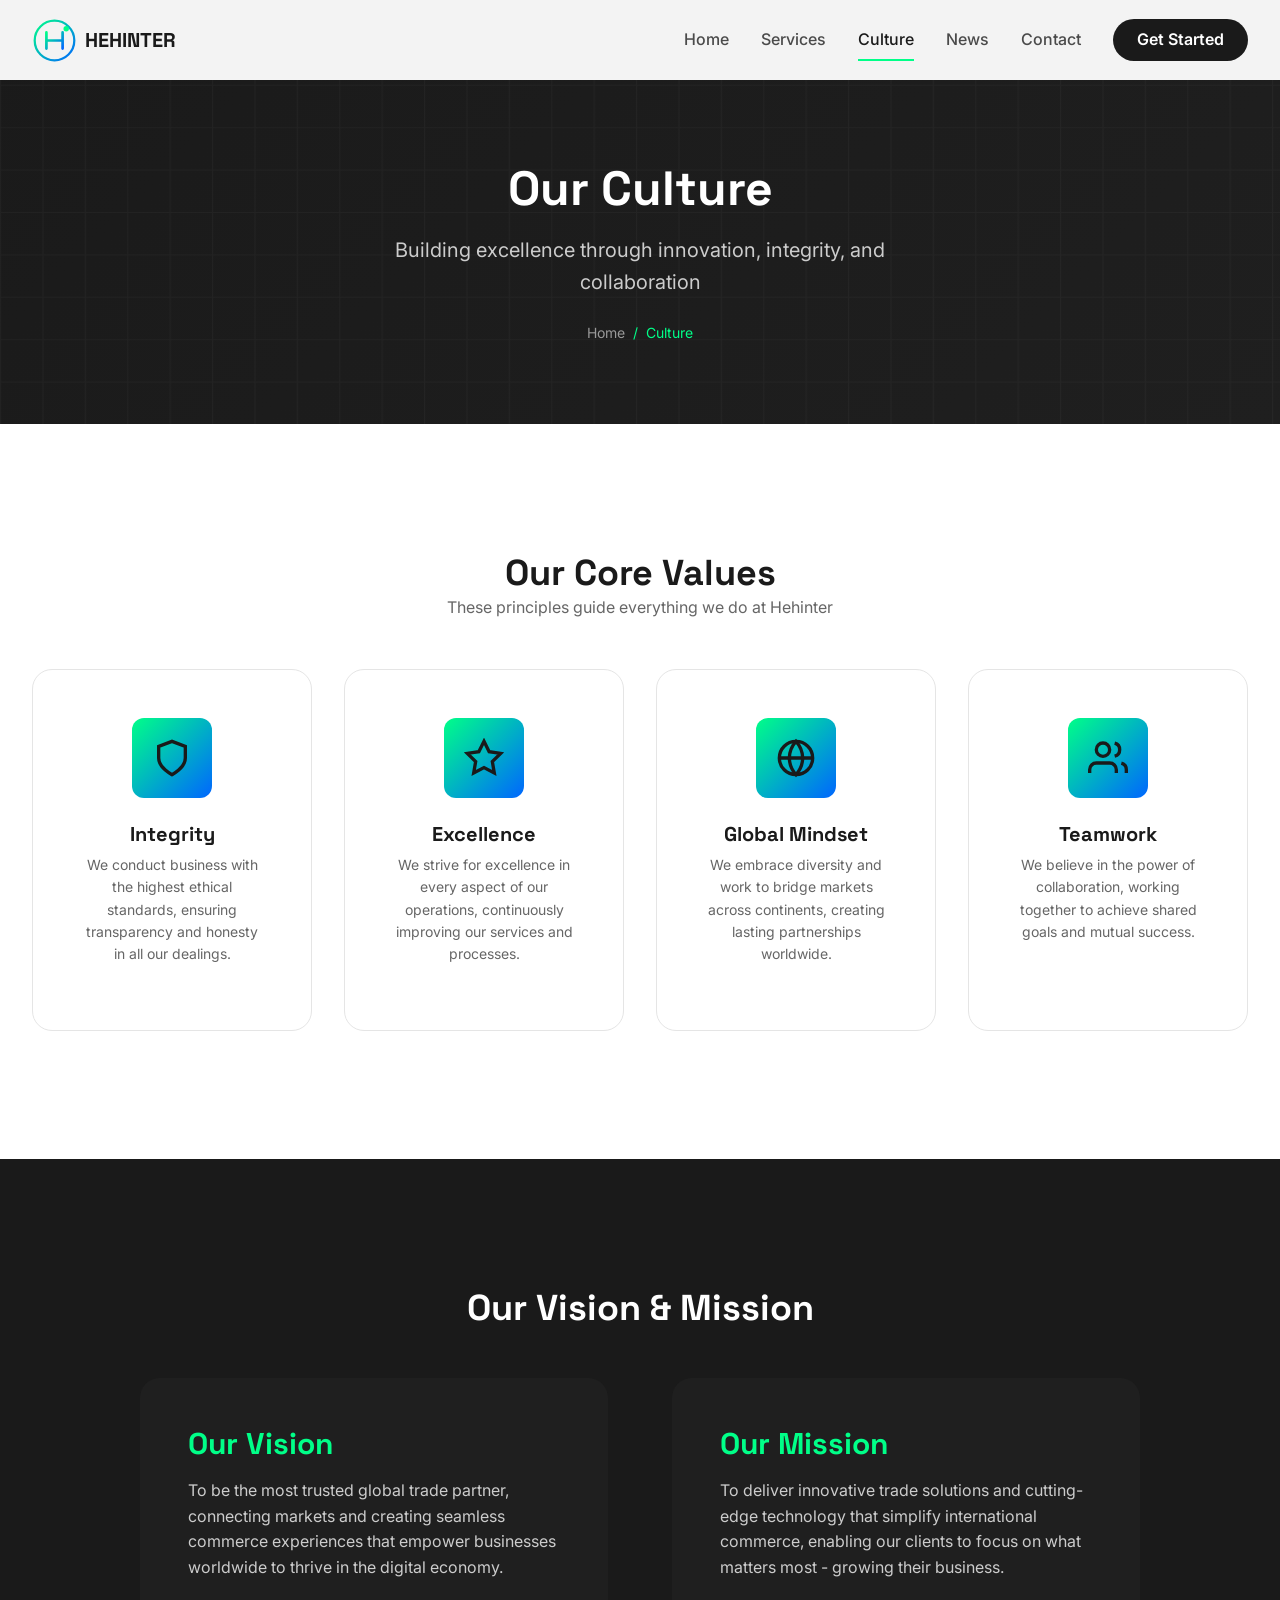
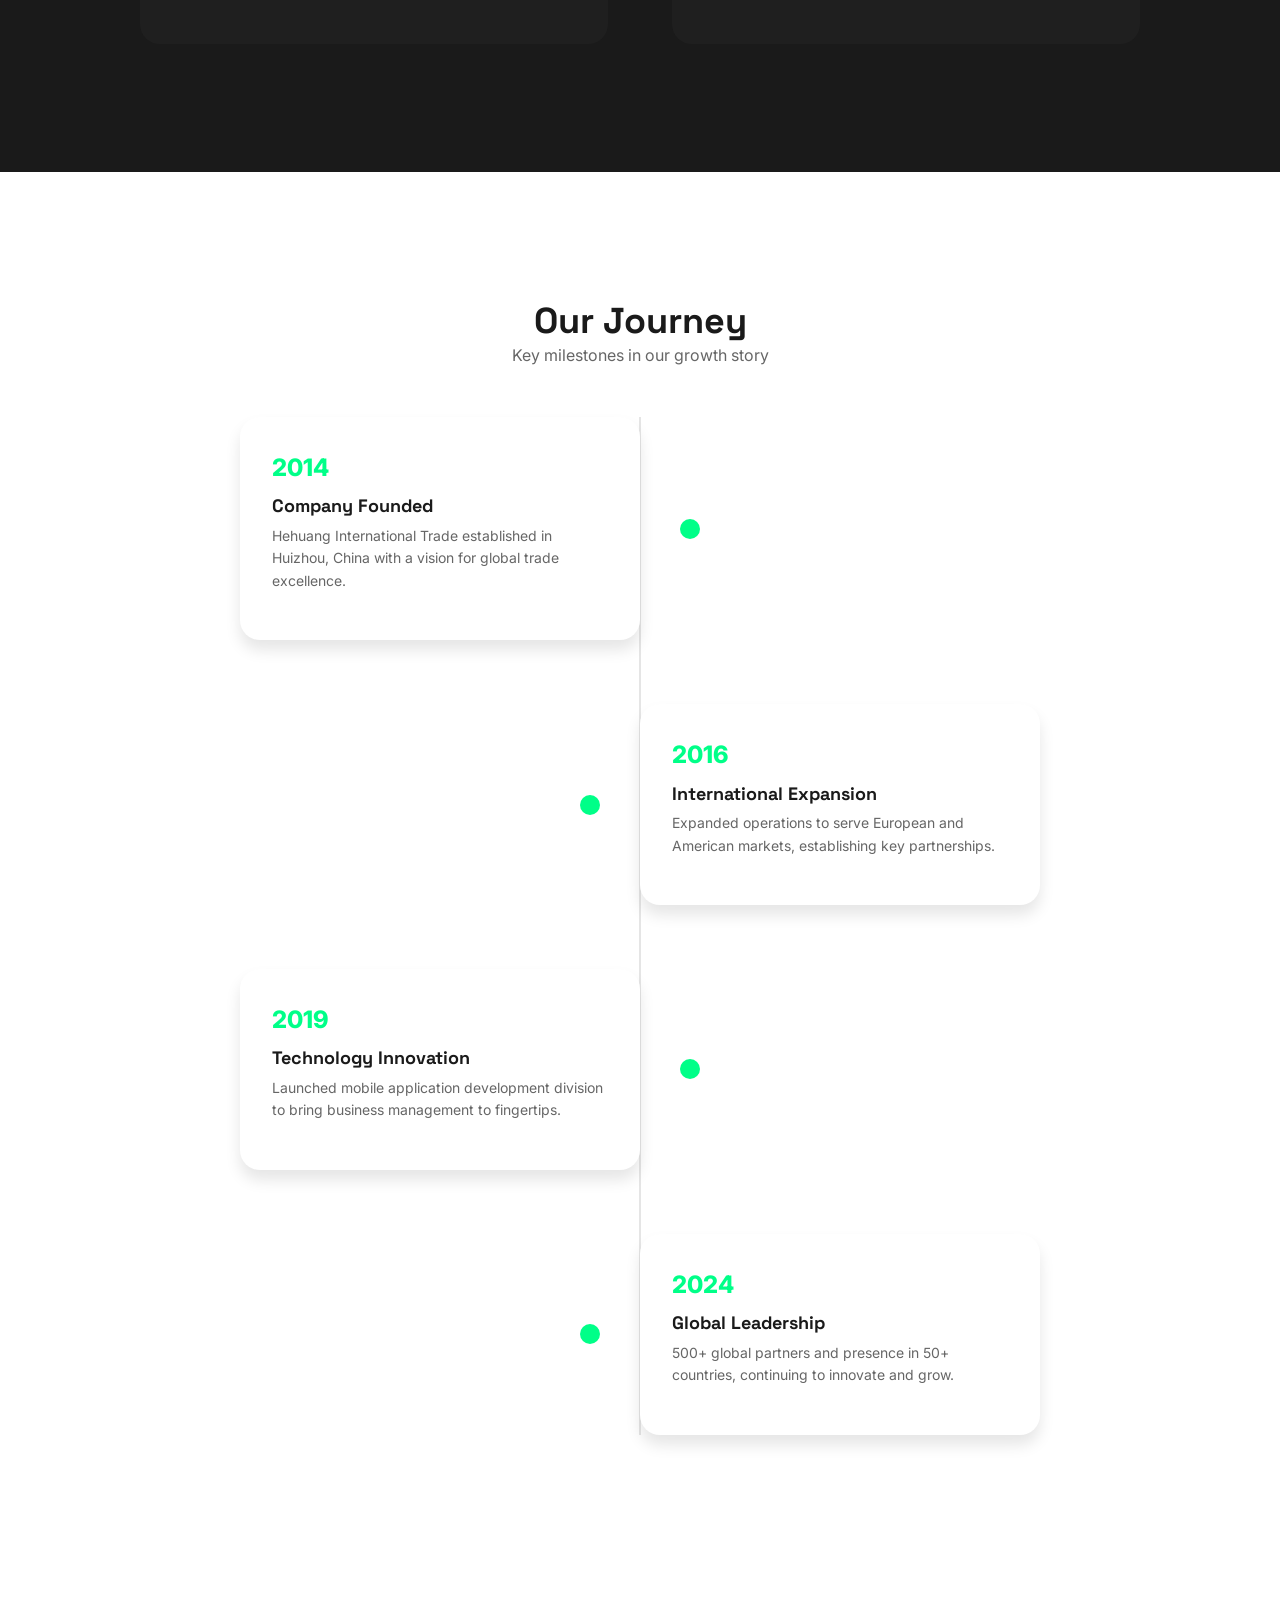
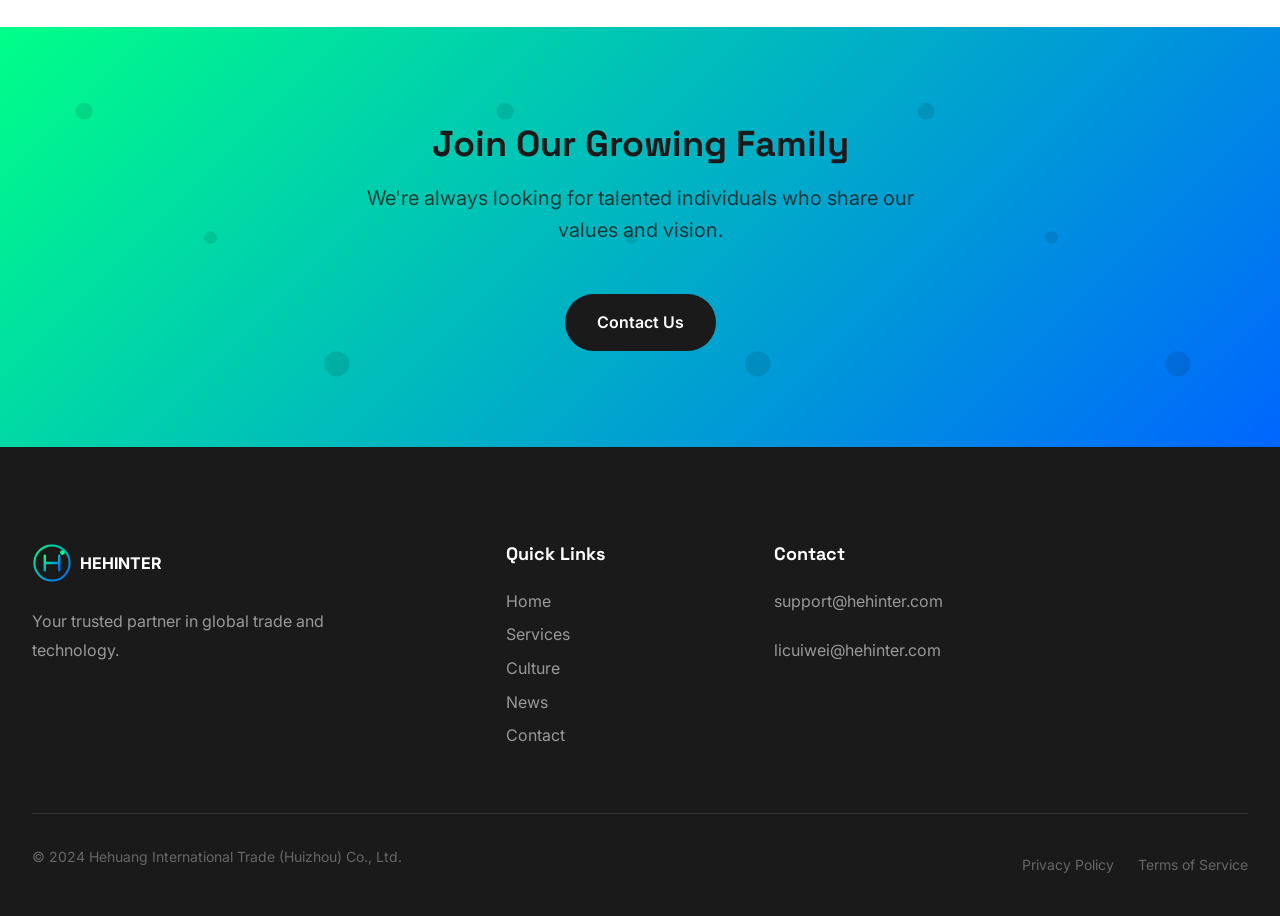
<file: culture.html>
<!DOCTYPE html>
<html lang="en">
<head>
    <meta charset="UTF-8">
    <meta name="viewport" content="width=device-width, initial-scale=1.0">
    <meta http-equiv="X-UA-Compatible" content="IE=edge">
    <title>Our Culture - Corporate Values & Vision | Hehinter</title>
    <meta name="description" content="Discover Hehinter's corporate culture, values, and vision. Learn about our commitment to excellence in global trade and our team of dedicated professionals.">
    <meta name="robots" content="index, follow">
    <link rel="canonical" href="https://hehinter.com/culture.html">
    <link rel="icon" type="image/svg+xml" href="data:image/svg+xml,%3Csvg xmlns='http://www.w3.org/2000/svg' viewBox='0 0 100 100'%3E%3Ccircle cx='50' cy='50' r='45' fill='none' stroke='%2300ff88' stroke-width='5'/%3E%3Cpath d='M35 30 L35 70 M35 50 L65 50 M65 30 L65 70' stroke='%2300ff88' stroke-width='6' stroke-linecap='round' fill='none'/%3E%3C/svg%3E">
    <link rel="preconnect" href="https://fonts.googleapis.com">
    <link rel="preconnect" href="https://fonts.gstatic.com" crossorigin>
    <link href="https://fonts.googleapis.com/css2?family=Inter:wght@300;400;500;600;700;800&family=Space+Grotesk:wght@400;500;600;700&display=swap" rel="stylesheet">
    <link rel="stylesheet" href="css/main.css">
    <link rel="stylesheet" href="css/animations.css">
</head>
<body>
    <header class="header">
        <div class="container">
            <div class="header-inner">
                <a href="index.html" class="logo">
                    <svg xmlns="http://www.w3.org/2000/svg" viewBox="0 0 50 50" width="45" height="45">
                        <defs><linearGradient id="lg1" x1="0%" y1="0%" x2="100%" y2="100%"><stop offset="0%" style="stop-color:#00ff88"/><stop offset="100%" style="stop-color:#0066ff"/></linearGradient></defs>
                        <circle cx="25" cy="25" r="22" fill="none" stroke="url(#lg1)" stroke-width="2.5"/>
                        <path d="M16 16 L16 34 M16 25 L34 25 M34 16 L34 34" stroke="url(#lg1)" stroke-width="3" stroke-linecap="round" fill="none"/>
                        <circle cx="38" cy="12" r="3" fill="#00ff88"/>
                    </svg>
                    <span class="logo-text">HEHINTER</span>
                </a>
                <nav class="nav-desktop">
                    <a href="index.html" class="nav-link">Home</a>
                    <a href="services.html" class="nav-link">Services</a>
                    <a href="culture.html" class="nav-link active">Culture</a>
                    <a href="news.html" class="nav-link">News</a>
                    <a href="contact.html" class="nav-link">Contact</a>
                    <a href="contact.html" class="nav-cta">Get Started</a>
                </nav>
                <button class="menu-toggle"><span></span><span></span><span></span></button>
            </div>
        </div>
        <nav class="nav-mobile">
            <a href="index.html" class="nav-mobile-link">Home</a>
            <a href="services.html" class="nav-mobile-link">Services</a>
            <a href="culture.html" class="nav-mobile-link active">Culture</a>
            <a href="news.html" class="nav-mobile-link">News</a>
            <a href="contact.html" class="nav-mobile-link">Contact</a>
        </nav>
    </header>

    <main>
        <section class="page-header">
            <div class="container">
                <div class="page-header-content">
                    <h1 class="reveal-up">Our Culture</h1>
                    <p class="reveal-up">Building excellence through innovation, integrity, and collaboration</p>
                    <nav class="breadcrumb">
                        <a href="index.html">Home</a><span>/</span><span>Culture</span>
                    </nav>
                </div>
            </div>
        </section>

        <section class="section">
            <div class="container">
                <div class="text-center mb-5">
                    <h2 class="reveal-up">Our Core Values</h2>
                    <p class="reveal-up" style="max-width: 600px; margin: 0 auto; color: var(--gray-500);">These principles guide everything we do at Hehinter</p>
                </div>
                <div class="values-grid stagger-children">
                    <article class="value-card">
                        <div class="value-icon">
                            <svg xmlns="http://www.w3.org/2000/svg" viewBox="0 0 24 24" fill="none" stroke="currentColor" stroke-width="2"><path d="M12 22s8-4 8-10V5l-8-3-8 3v7c0 6 8 10 8 10z"></path></svg>
                        </div>
                        <h3 class="value-title">Integrity</h3>
                        <p class="value-description">We conduct business with the highest ethical standards, ensuring transparency and honesty in all our dealings.</p>
                    </article>
                    <article class="value-card">
                        <div class="value-icon">
                            <svg xmlns="http://www.w3.org/2000/svg" viewBox="0 0 24 24" fill="none" stroke="currentColor" stroke-width="2"><polygon points="12 2 15.09 8.26 22 9.27 17 14.14 18.18 21.02 12 17.77 5.82 21.02 7 14.14 2 9.27 8.91 8.26 12 2"></polygon></svg>
                        </div>
                        <h3 class="value-title">Excellence</h3>
                        <p class="value-description">We strive for excellence in every aspect of our operations, continuously improving our services and processes.</p>
                    </article>
                    <article class="value-card">
                        <div class="value-icon">
                            <svg xmlns="http://www.w3.org/2000/svg" viewBox="0 0 24 24" fill="none" stroke="currentColor" stroke-width="2"><circle cx="12" cy="12" r="10"></circle><line x1="2" y1="12" x2="22" y2="12"></line><path d="M12 2a15.3 15.3 0 0 1 4 10 15.3 15.3 0 0 1-4 10 15.3 15.3 0 0 1-4-10 15.3 15.3 0 0 1 4-10z"></path></svg>
                        </div>
                        <h3 class="value-title">Global Mindset</h3>
                        <p class="value-description">We embrace diversity and work to bridge markets across continents, creating lasting partnerships worldwide.</p>
                    </article>
                    <article class="value-card">
                        <div class="value-icon">
                            <svg xmlns="http://www.w3.org/2000/svg" viewBox="0 0 24 24" fill="none" stroke="currentColor" stroke-width="2"><path d="M17 21v-2a4 4 0 0 0-4-4H5a4 4 0 0 0-4 4v2"></path><circle cx="9" cy="7" r="4"></circle><path d="M23 21v-2a4 4 0 0 0-3-3.87"></path><path d="M16 3.13a4 4 0 0 1 0 7.75"></path></svg>
                        </div>
                        <h3 class="value-title">Teamwork</h3>
                        <p class="value-description">We believe in the power of collaboration, working together to achieve shared goals and mutual success.</p>
                    </article>
                </div>
            </div>
        </section>

        <section class="section section-dark">
            <div class="container">
                <div class="text-center mb-5">
                    <h2 class="reveal-up" style="color: var(--white);">Our Vision & Mission</h2>
                </div>
                <div style="display: grid; grid-template-columns: 1fr 1fr; gap: var(--spacing-3xl); max-width: 1000px; margin: 0 auto;">
                    <div class="reveal-up" style="background: var(--gray-800); padding: var(--spacing-2xl); border-radius: var(--radius-xl);">
                        <h3 style="color: var(--secondary-color); margin-bottom: var(--spacing-md);">Our Vision</h3>
                        <p style="color: var(--gray-300);">To be the most trusted global trade partner, connecting markets and creating seamless commerce experiences that empower businesses worldwide to thrive in the digital economy.</p>
                    </div>
                    <div class="reveal-up" style="background: var(--gray-800); padding: var(--spacing-2xl); border-radius: var(--radius-xl);">
                        <h3 style="color: var(--secondary-color); margin-bottom: var(--spacing-md);">Our Mission</h3>
                        <p style="color: var(--gray-300);">To deliver innovative trade solutions and cutting-edge technology that simplify international commerce, enabling our clients to focus on what matters most - growing their business.</p>
                    </div>
                </div>
            </div>
        </section>

        <section class="section">
            <div class="container">
                <div class="text-center mb-5">
                    <h2 class="reveal-up">Our Journey</h2>
                    <p class="reveal-up" style="max-width: 600px; margin: 0 auto; color: var(--gray-500);">Key milestones in our growth story</p>
                </div>
                <div class="timeline">
                    <div class="timeline-item reveal-up">
                        <div class="timeline-content">
                            <div class="timeline-year">2014</div>
                            <h4 class="timeline-title">Company Founded</h4>
                            <p class="timeline-description">Hehuang International Trade established in Huizhou, China with a vision for global trade excellence.</p>
                        </div>
                    </div>
                    <div class="timeline-item reveal-up">
                        <div class="timeline-content">
                            <div class="timeline-year">2016</div>
                            <h4 class="timeline-title">International Expansion</h4>
                            <p class="timeline-description">Expanded operations to serve European and American markets, establishing key partnerships.</p>
                        </div>
                    </div>
                    <div class="timeline-item reveal-up">
                        <div class="timeline-content">
                            <div class="timeline-year">2019</div>
                            <h4 class="timeline-title">Technology Innovation</h4>
                            <p class="timeline-description">Launched mobile application development division to bring business management to fingertips.</p>
                        </div>
                    </div>
                    <div class="timeline-item reveal-up">
                        <div class="timeline-content">
                            <div class="timeline-year">2024</div>
                            <h4 class="timeline-title">Global Leadership</h4>
                            <p class="timeline-description">500+ global partners and presence in 50+ countries, continuing to innovate and grow.</p>
                        </div>
                    </div>
                </div>
            </div>
        </section>

        <section class="cta-section">
            <div class="container">
                <div class="cta-content reveal-up">
                    <h2>Join Our Growing Family</h2>
                    <p>We're always looking for talented individuals who share our values and vision.</p>
                    <div class="cta-buttons">
                        <a href="contact.html" class="btn btn-dark">Contact Us</a>
                    </div>
                </div>
            </div>
        </section>
    </main>

    <footer class="footer">
        <div class="container">
            <div class="footer-top">
                <div class="footer-brand">
                    <a href="index.html" class="footer-logo">
                        <svg xmlns="http://www.w3.org/2000/svg" viewBox="0 0 50 50" width="40" height="40"><defs><linearGradient id="flg" x1="0%" y1="0%" x2="100%" y2="100%"><stop offset="0%" style="stop-color:#00ff88"/><stop offset="100%" style="stop-color:#0066ff"/></linearGradient></defs><circle cx="25" cy="25" r="22" fill="none" stroke="url(#flg)" stroke-width="2.5"/><path d="M16 16 L16 34 M16 25 L34 25 M34 16 L34 34" stroke="url(#flg)" stroke-width="3" stroke-linecap="round" fill="none"/><circle cx="38" cy="12" r="3" fill="#00ff88"/></svg>
                        <span style="color: var(--white); font-weight: 700;">HEHINTER</span>
                    </a>
                    <p>Your trusted partner in global trade and technology.</p>
                </div>
                <div class="footer-column"><h4>Quick Links</h4><nav class="footer-links"><a href="index.html">Home</a><a href="services.html">Services</a><a href="culture.html">Culture</a><a href="news.html">News</a><a href="contact.html">Contact</a></nav></div>
                <div class="footer-column"><h4>Contact</h4><div class="footer-links"><p style="color: var(--gray-400);">support@hehinter.com</p><p style="color: var(--gray-400);">licuiwei@hehinter.com</p></div></div>
            </div>
            <div class="footer-bottom">
                <p class="footer-copyright">&copy; 2024 Hehuang International Trade (Huizhou) Co., Ltd.</p>
                <nav class="footer-legal"><a href="privacy-policy.html">Privacy Policy</a><a href="terms-of-service.html">Terms of Service</a></nav>
            </div>
        </div>
    </footer>
    <script src="js/main.js"></script>
</body>
</html>
</file>
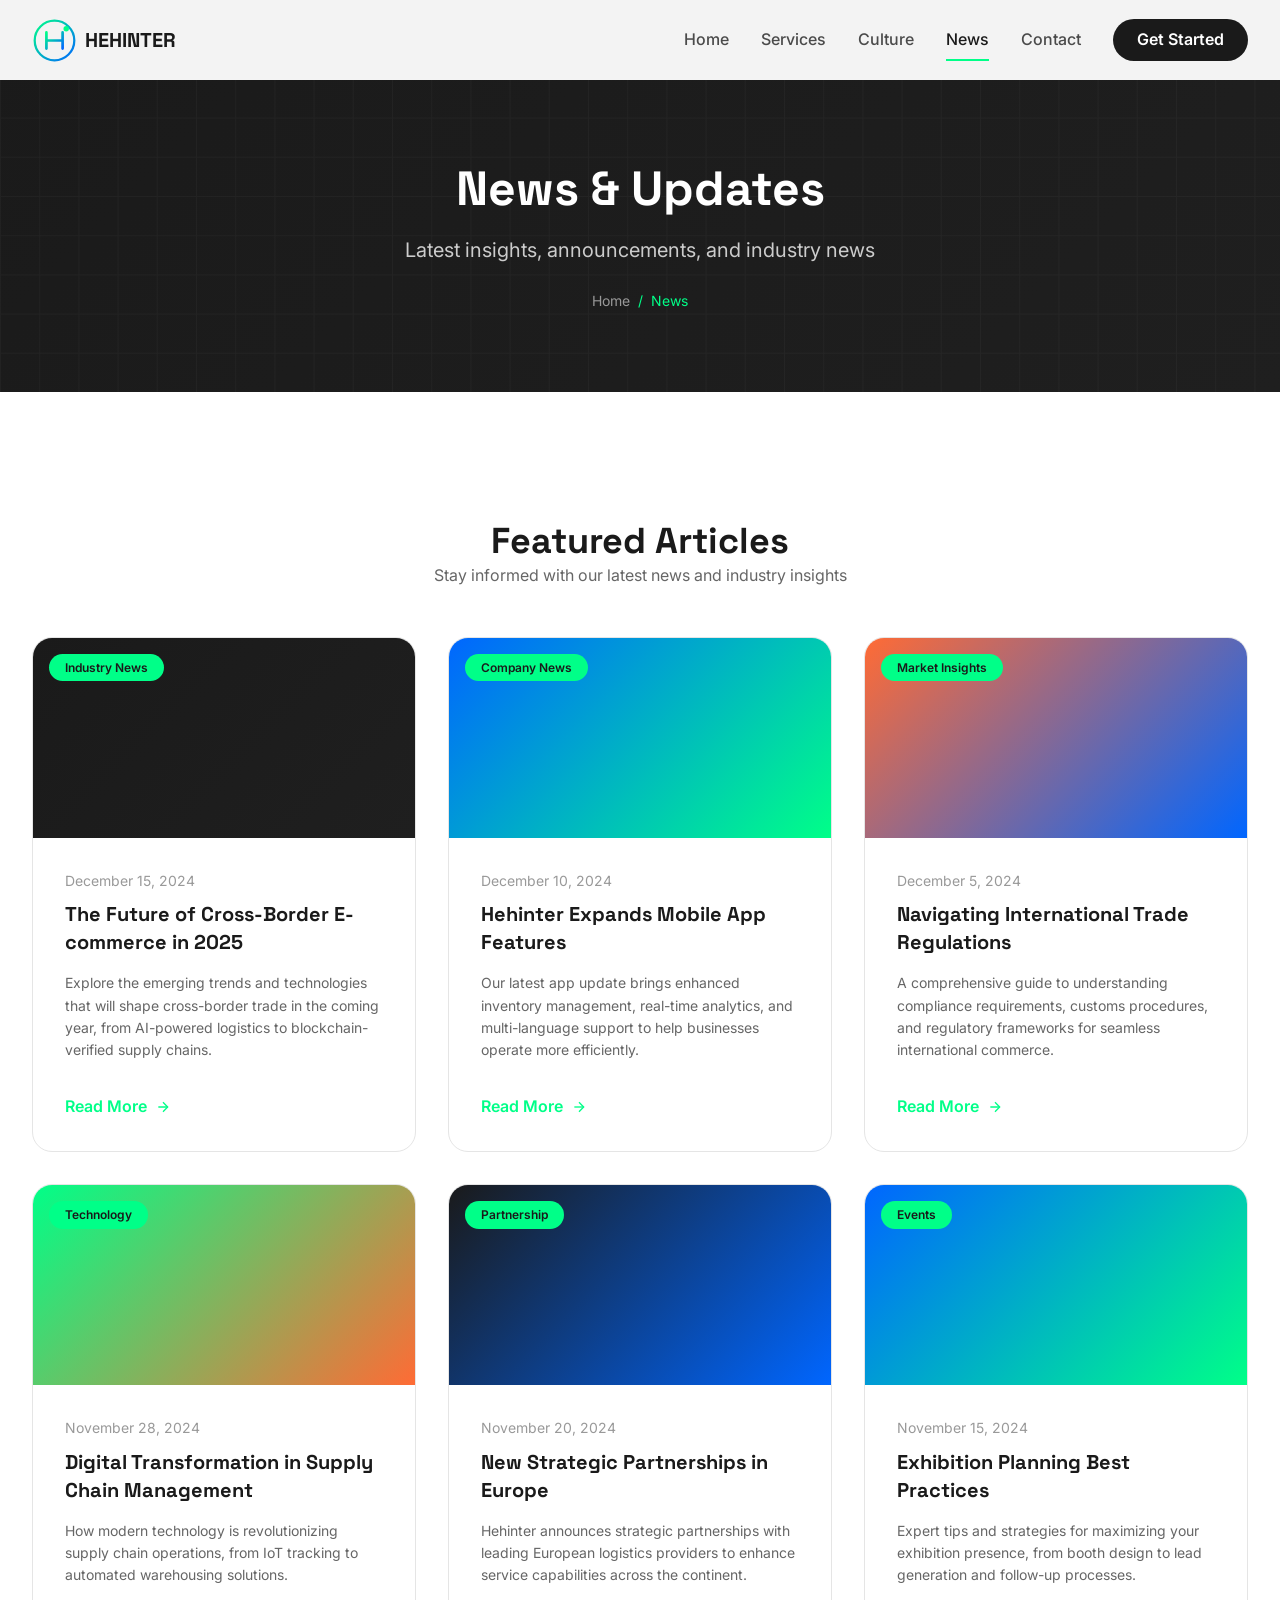
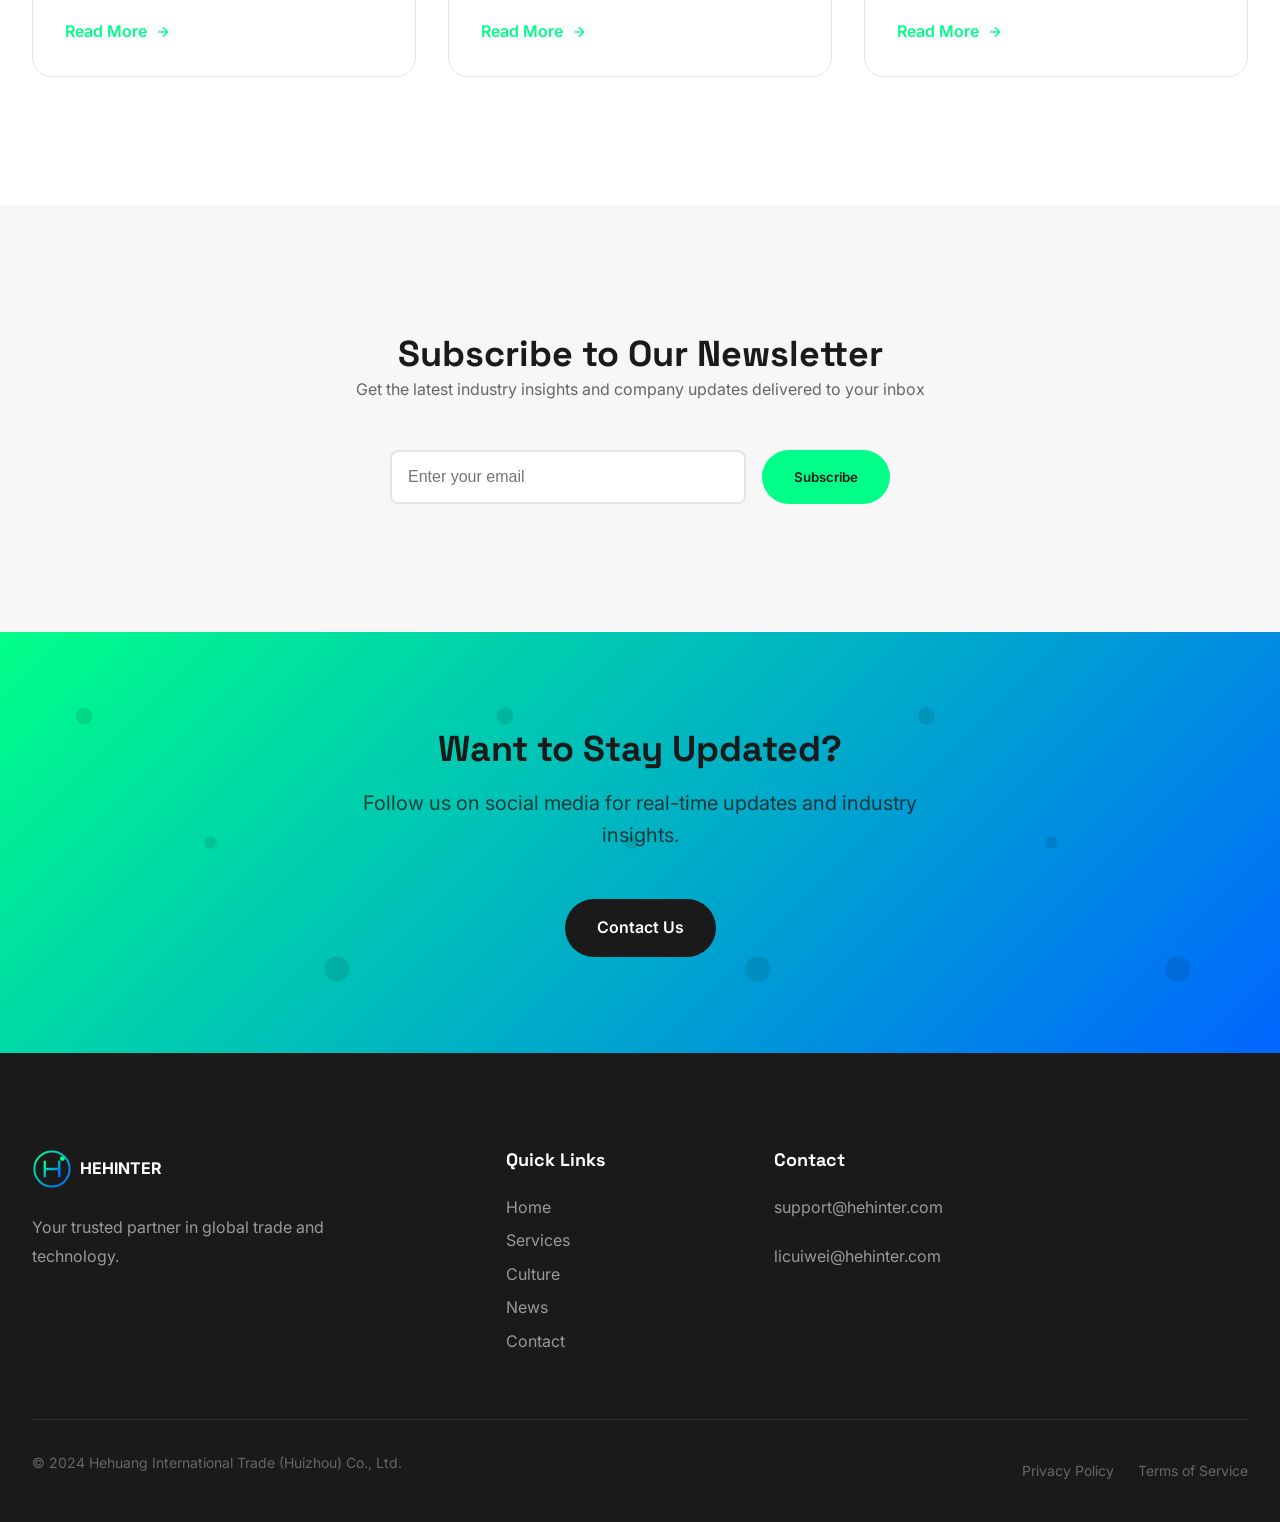
<file: news.html>
<!DOCTYPE html>
<html lang="en">
<head>
    <meta charset="UTF-8">
    <meta name="viewport" content="width=device-width, initial-scale=1.0">
    <meta http-equiv="X-UA-Compatible" content="IE=edge">
    <title>News & Updates - Industry Insights | Hehinter</title>
    <meta name="description" content="Stay updated with the latest news, industry insights, and company announcements from Hehinter. Learn about global trade trends and business innovations.">
    <meta name="robots" content="index, follow">
    <link rel="canonical" href="https://hehinter.com/news.html">
    <link rel="icon" type="image/svg+xml" href="data:image/svg+xml,%3Csvg xmlns='http://www.w3.org/2000/svg' viewBox='0 0 100 100'%3E%3Ccircle cx='50' cy='50' r='45' fill='none' stroke='%2300ff88' stroke-width='5'/%3E%3Cpath d='M35 30 L35 70 M35 50 L65 50 M65 30 L65 70' stroke='%2300ff88' stroke-width='6' stroke-linecap='round' fill='none'/%3E%3C/svg%3E">
    <link rel="preconnect" href="https://fonts.googleapis.com">
    <link rel="preconnect" href="https://fonts.gstatic.com" crossorigin>
    <link href="https://fonts.googleapis.com/css2?family=Inter:wght@300;400;500;600;700;800&family=Space+Grotesk:wght@400;500;600;700&display=swap" rel="stylesheet">
    <link rel="stylesheet" href="css/main.css">
    <link rel="stylesheet" href="css/animations.css">
</head>
<body>
    <header class="header">
        <div class="container">
            <div class="header-inner">
                <a href="index.html" class="logo">
                    <svg xmlns="http://www.w3.org/2000/svg" viewBox="0 0 50 50" width="45" height="45">
                        <defs><linearGradient id="lg1" x1="0%" y1="0%" x2="100%" y2="100%"><stop offset="0%" style="stop-color:#00ff88"/><stop offset="100%" style="stop-color:#0066ff"/></linearGradient></defs>
                        <circle cx="25" cy="25" r="22" fill="none" stroke="url(#lg1)" stroke-width="2.5"/>
                        <path d="M16 16 L16 34 M16 25 L34 25 M34 16 L34 34" stroke="url(#lg1)" stroke-width="3" stroke-linecap="round" fill="none"/>
                        <circle cx="38" cy="12" r="3" fill="#00ff88"/>
                    </svg>
                    <span class="logo-text">HEHINTER</span>
                </a>
                <nav class="nav-desktop">
                    <a href="index.html" class="nav-link">Home</a>
                    <a href="services.html" class="nav-link">Services</a>
                    <a href="culture.html" class="nav-link">Culture</a>
                    <a href="news.html" class="nav-link active">News</a>
                    <a href="contact.html" class="nav-link">Contact</a>
                    <a href="contact.html" class="nav-cta">Get Started</a>
                </nav>
                <button class="menu-toggle"><span></span><span></span><span></span></button>
            </div>
        </div>
        <nav class="nav-mobile">
            <a href="index.html" class="nav-mobile-link">Home</a>
            <a href="services.html" class="nav-mobile-link">Services</a>
            <a href="culture.html" class="nav-mobile-link">Culture</a>
            <a href="news.html" class="nav-mobile-link active">News</a>
            <a href="contact.html" class="nav-mobile-link">Contact</a>
        </nav>
    </header>

    <main>
        <section class="page-header">
            <div class="container">
                <div class="page-header-content">
                    <h1 class="reveal-up">News & Updates</h1>
                    <p class="reveal-up">Latest insights, announcements, and industry news</p>
                    <nav class="breadcrumb">
                        <a href="index.html">Home</a><span>/</span><span>News</span>
                    </nav>
                </div>
            </div>
        </section>

        <section class="section">
            <div class="container">
                <div class="text-center mb-5">
                    <h2 class="reveal-up">Featured Articles</h2>
                    <p class="reveal-up" style="max-width: 600px; margin: 0 auto; color: var(--gray-500);">Stay informed with our latest news and industry insights</p>
                </div>
                
                <div class="news-grid stagger-children">
                    <article class="news-card">
                        <div class="news-image">
                            <span class="news-category">Industry News</span>
                        </div>
                        <div class="news-content">
                            <p class="news-date">December 15, 2024</p>
                            <h3 class="news-title">The Future of Cross-Border E-commerce in 2025</h3>
                            <p class="news-excerpt">Explore the emerging trends and technologies that will shape cross-border trade in the coming year, from AI-powered logistics to blockchain-verified supply chains.</p>
                            <a href="#" class="news-link">
                                Read More
                                <svg xmlns="http://www.w3.org/2000/svg" viewBox="0 0 24 24" fill="none" stroke="currentColor" stroke-width="2"><line x1="5" y1="12" x2="19" y2="12"></line><polyline points="12 5 19 12 12 19"></polyline></svg>
                            </a>
                        </div>
                    </article>

                    <article class="news-card">
                        <div class="news-image" style="background: linear-gradient(135deg, #0066ff 0%, #00ff88 100%);">
                            <span class="news-category">Company News</span>
                        </div>
                        <div class="news-content">
                            <p class="news-date">December 10, 2024</p>
                            <h3 class="news-title">Hehinter Expands Mobile App Features</h3>
                            <p class="news-excerpt">Our latest app update brings enhanced inventory management, real-time analytics, and multi-language support to help businesses operate more efficiently.</p>
                            <a href="#" class="news-link">
                                Read More
                                <svg xmlns="http://www.w3.org/2000/svg" viewBox="0 0 24 24" fill="none" stroke="currentColor" stroke-width="2"><line x1="5" y1="12" x2="19" y2="12"></line><polyline points="12 5 19 12 12 19"></polyline></svg>
                            </a>
                        </div>
                    </article>

                    <article class="news-card">
                        <div class="news-image" style="background: linear-gradient(135deg, #ff6b35 0%, #0066ff 100%);">
                            <span class="news-category">Market Insights</span>
                        </div>
                        <div class="news-content">
                            <p class="news-date">December 5, 2024</p>
                            <h3 class="news-title">Navigating International Trade Regulations</h3>
                            <p class="news-excerpt">A comprehensive guide to understanding compliance requirements, customs procedures, and regulatory frameworks for seamless international commerce.</p>
                            <a href="#" class="news-link">
                                Read More
                                <svg xmlns="http://www.w3.org/2000/svg" viewBox="0 0 24 24" fill="none" stroke="currentColor" stroke-width="2"><line x1="5" y1="12" x2="19" y2="12"></line><polyline points="12 5 19 12 12 19"></polyline></svg>
                            </a>
                        </div>
                    </article>

                    <article class="news-card">
                        <div class="news-image" style="background: linear-gradient(135deg, #00ff88 0%, #ff6b35 100%);">
                            <span class="news-category">Technology</span>
                        </div>
                        <div class="news-content">
                            <p class="news-date">November 28, 2024</p>
                            <h3 class="news-title">Digital Transformation in Supply Chain Management</h3>
                            <p class="news-excerpt">How modern technology is revolutionizing supply chain operations, from IoT tracking to automated warehousing solutions.</p>
                            <a href="#" class="news-link">
                                Read More
                                <svg xmlns="http://www.w3.org/2000/svg" viewBox="0 0 24 24" fill="none" stroke="currentColor" stroke-width="2"><line x1="5" y1="12" x2="19" y2="12"></line><polyline points="12 5 19 12 12 19"></polyline></svg>
                            </a>
                        </div>
                    </article>

                    <article class="news-card">
                        <div class="news-image" style="background: linear-gradient(135deg, #1a1a1a 0%, #0066ff 100%);">
                            <span class="news-category">Partnership</span>
                        </div>
                        <div class="news-content">
                            <p class="news-date">November 20, 2024</p>
                            <h3 class="news-title">New Strategic Partnerships in Europe</h3>
                            <p class="news-excerpt">Hehinter announces strategic partnerships with leading European logistics providers to enhance service capabilities across the continent.</p>
                            <a href="#" class="news-link">
                                Read More
                                <svg xmlns="http://www.w3.org/2000/svg" viewBox="0 0 24 24" fill="none" stroke="currentColor" stroke-width="2"><line x1="5" y1="12" x2="19" y2="12"></line><polyline points="12 5 19 12 12 19"></polyline></svg>
                            </a>
                        </div>
                    </article>

                    <article class="news-card">
                        <div class="news-image" style="background: linear-gradient(135deg, #0066ff 0%, #00ff88 100%);">
                            <span class="news-category">Events</span>
                        </div>
                        <div class="news-content">
                            <p class="news-date">November 15, 2024</p>
                            <h3 class="news-title">Exhibition Planning Best Practices</h3>
                            <p class="news-excerpt">Expert tips and strategies for maximizing your exhibition presence, from booth design to lead generation and follow-up processes.</p>
                            <a href="#" class="news-link">
                                Read More
                                <svg xmlns="http://www.w3.org/2000/svg" viewBox="0 0 24 24" fill="none" stroke="currentColor" stroke-width="2"><line x1="5" y1="12" x2="19" y2="12"></line><polyline points="12 5 19 12 12 19"></polyline></svg>
                            </a>
                        </div>
                    </article>
                </div>
            </div>
        </section>

        <section class="section section-gray">
            <div class="container">
                <div class="text-center mb-5">
                    <h2 class="reveal-up">Subscribe to Our Newsletter</h2>
                    <p class="reveal-up" style="max-width: 600px; margin: 0 auto; color: var(--gray-500);">Get the latest industry insights and company updates delivered to your inbox</p>
                </div>
                <div style="max-width: 500px; margin: 0 auto;">
                    <form class="reveal-up" style="display: flex; gap: var(--spacing-md);">
                        <input type="email" placeholder="Enter your email" style="flex: 1; padding: var(--spacing-md); border: 2px solid var(--gray-200); border-radius: var(--radius-md); font-size: var(--text-base);" required>
                        <button type="submit" class="btn btn-primary">Subscribe</button>
                    </form>
                </div>
            </div>
        </section>

        <section class="cta-section">
            <div class="container">
                <div class="cta-content reveal-up">
                    <h2>Want to Stay Updated?</h2>
                    <p>Follow us on social media for real-time updates and industry insights.</p>
                    <div class="cta-buttons">
                        <a href="contact.html" class="btn btn-dark">Contact Us</a>
                    </div>
                </div>
            </div>
        </section>
    </main>

    <footer class="footer">
        <div class="container">
            <div class="footer-top">
                <div class="footer-brand">
                    <a href="index.html" class="footer-logo">
                        <svg xmlns="http://www.w3.org/2000/svg" viewBox="0 0 50 50" width="40" height="40"><defs><linearGradient id="flg" x1="0%" y1="0%" x2="100%" y2="100%"><stop offset="0%" style="stop-color:#00ff88"/><stop offset="100%" style="stop-color:#0066ff"/></linearGradient></defs><circle cx="25" cy="25" r="22" fill="none" stroke="url(#flg)" stroke-width="2.5"/><path d="M16 16 L16 34 M16 25 L34 25 M34 16 L34 34" stroke="url(#flg)" stroke-width="3" stroke-linecap="round" fill="none"/><circle cx="38" cy="12" r="3" fill="#00ff88"/></svg>
                        <span style="color: var(--white); font-weight: 700;">HEHINTER</span>
                    </a>
                    <p>Your trusted partner in global trade and technology.</p>
                </div>
                <div class="footer-column"><h4>Quick Links</h4><nav class="footer-links"><a href="index.html">Home</a><a href="services.html">Services</a><a href="culture.html">Culture</a><a href="news.html">News</a><a href="contact.html">Contact</a></nav></div>
                <div class="footer-column"><h4>Contact</h4><div class="footer-links"><p style="color: var(--gray-400);">support@hehinter.com</p><p style="color: var(--gray-400);">licuiwei@hehinter.com</p></div></div>
            </div>
            <div class="footer-bottom">
                <p class="footer-copyright">&copy; 2024 Hehuang International Trade (Huizhou) Co., Ltd.</p>
                <nav class="footer-legal"><a href="privacy-policy.html">Privacy Policy</a><a href="terms-of-service.html">Terms of Service</a></nav>
            </div>
        </div>
    </footer>
    <script src="js/main.js"></script>
</body>
</html>
</file>
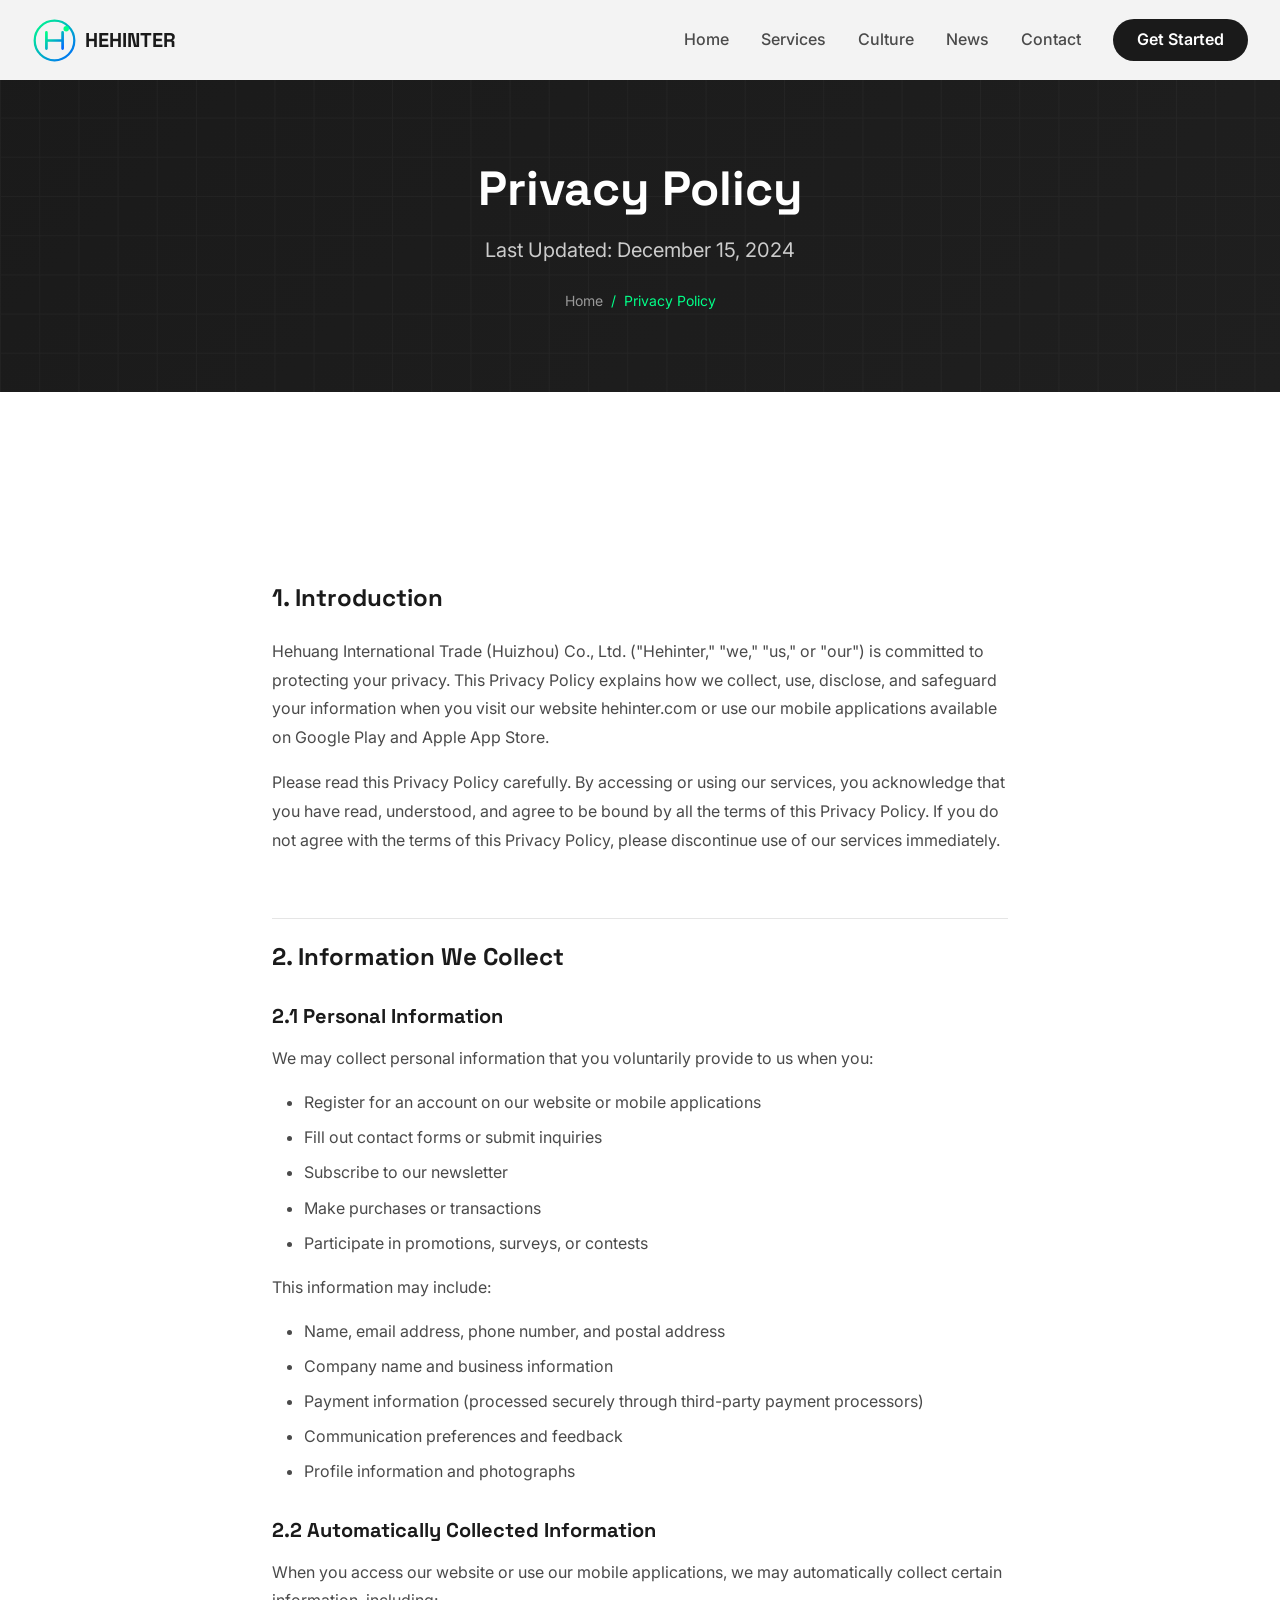
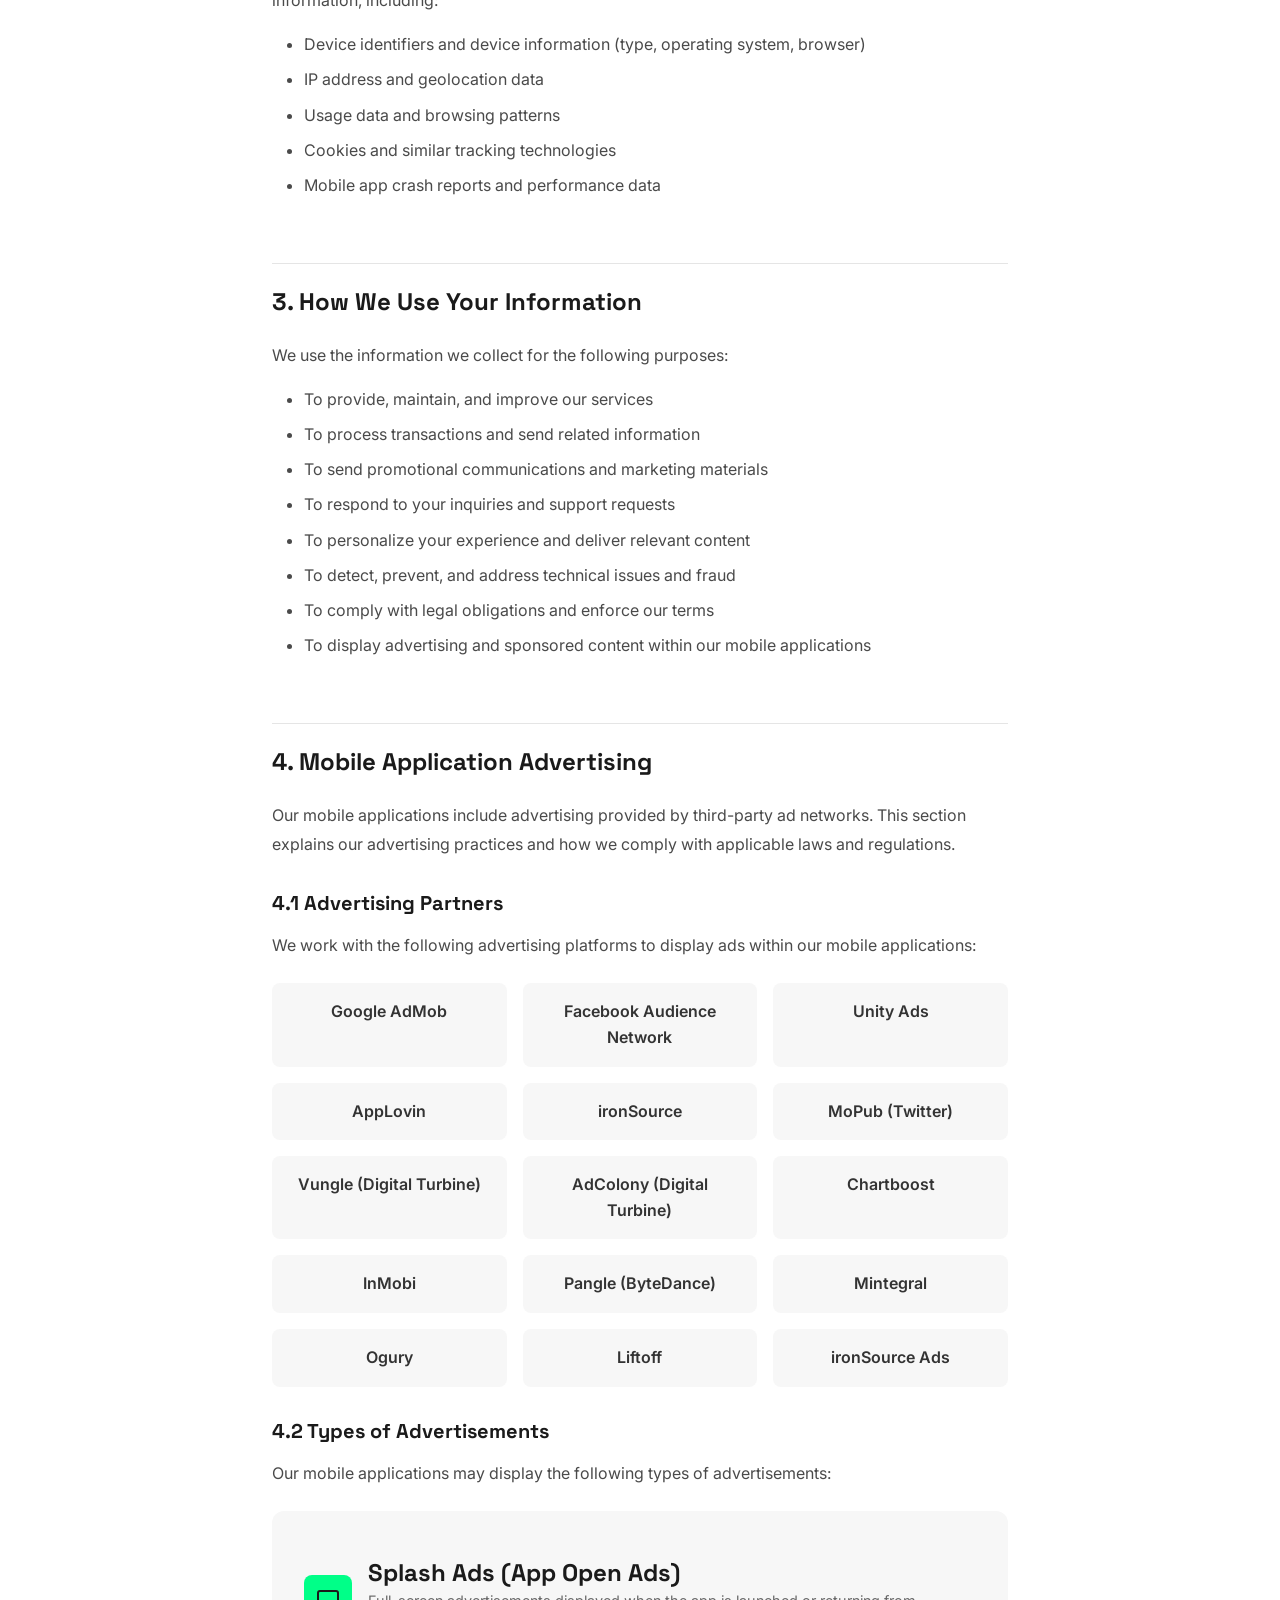
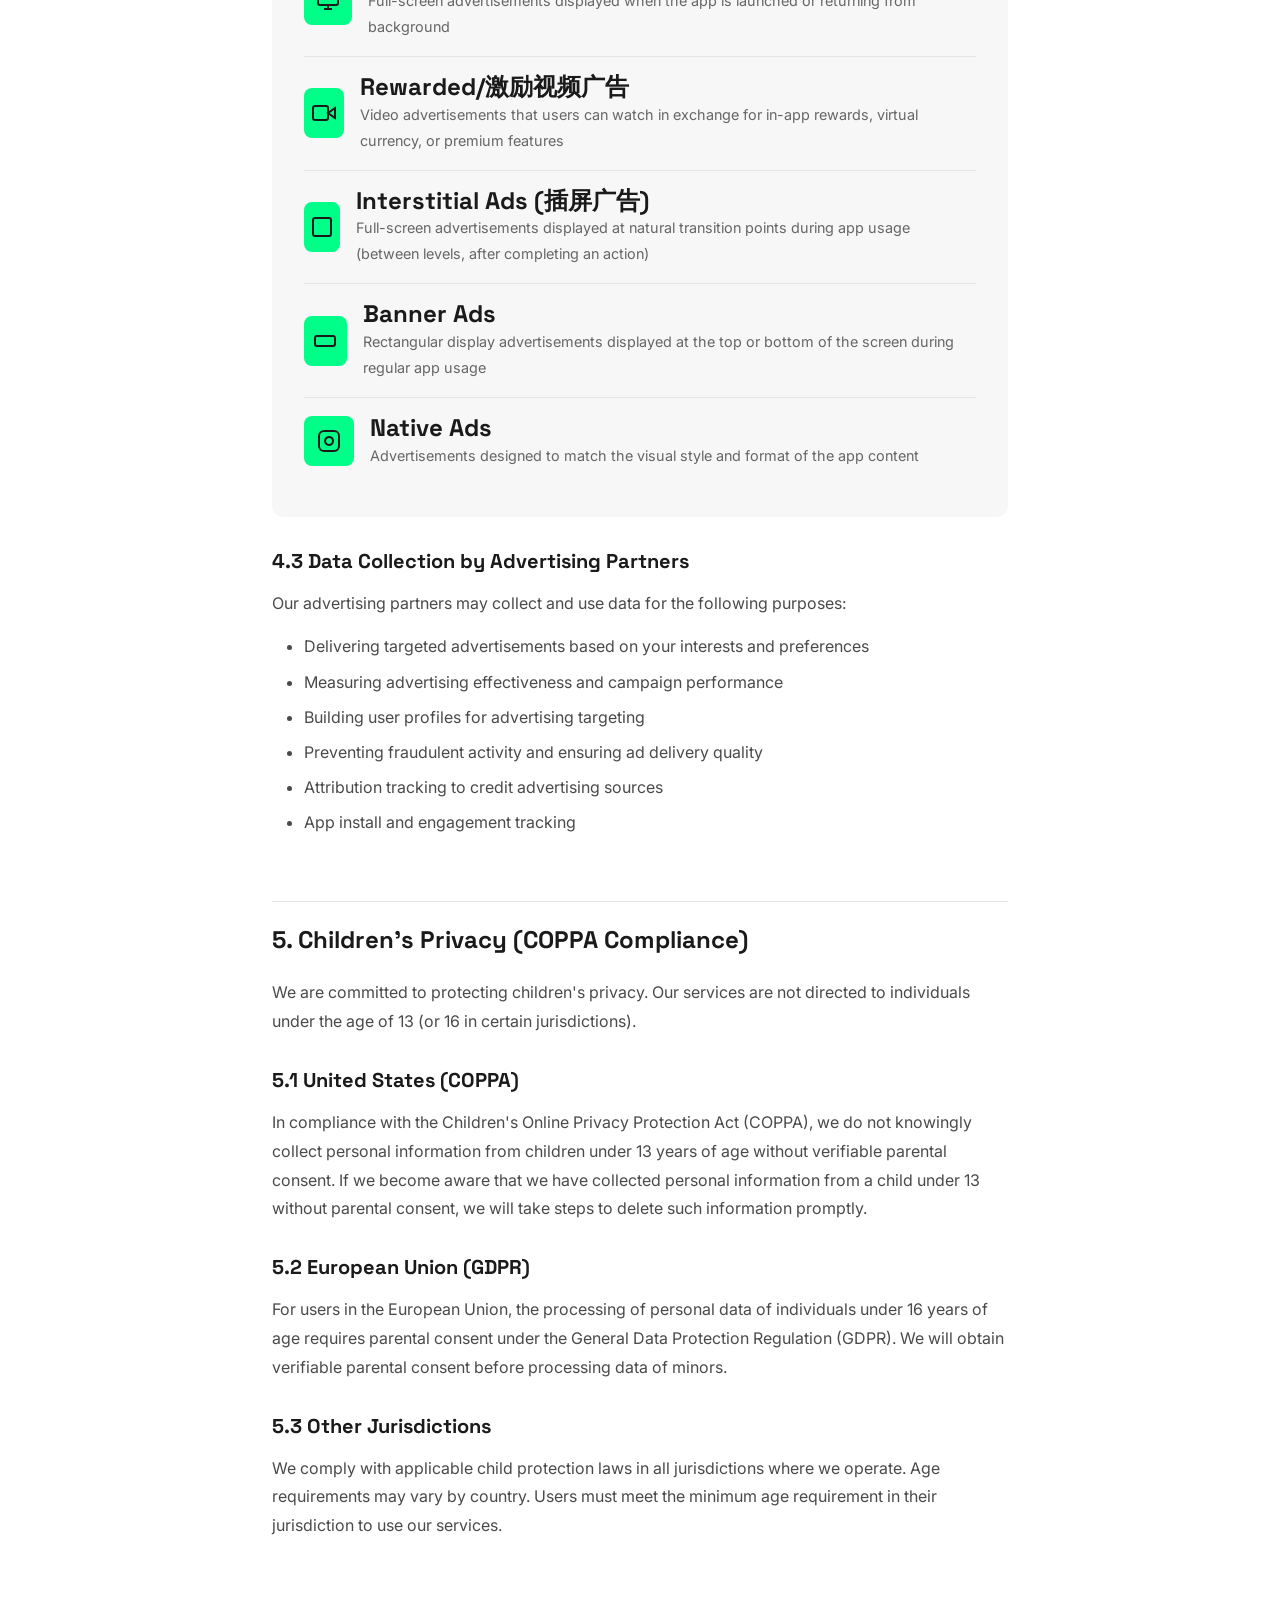
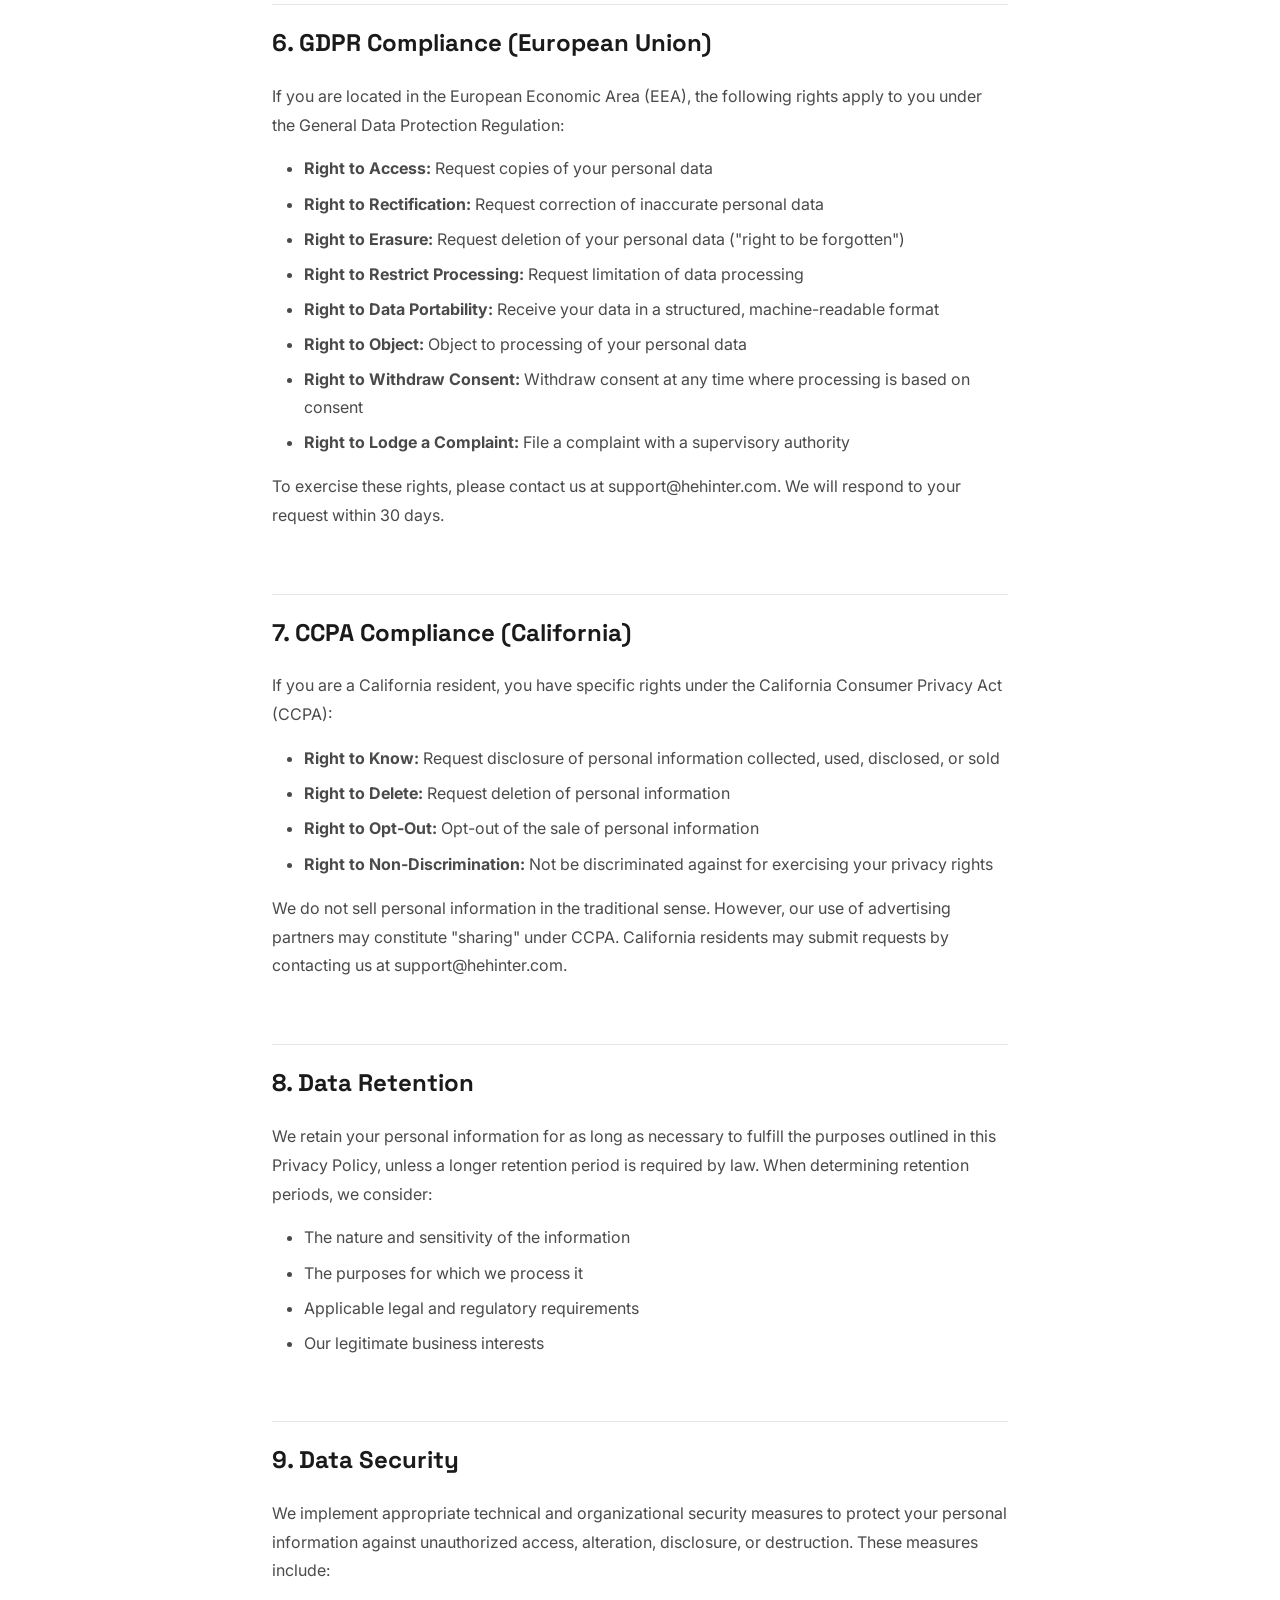
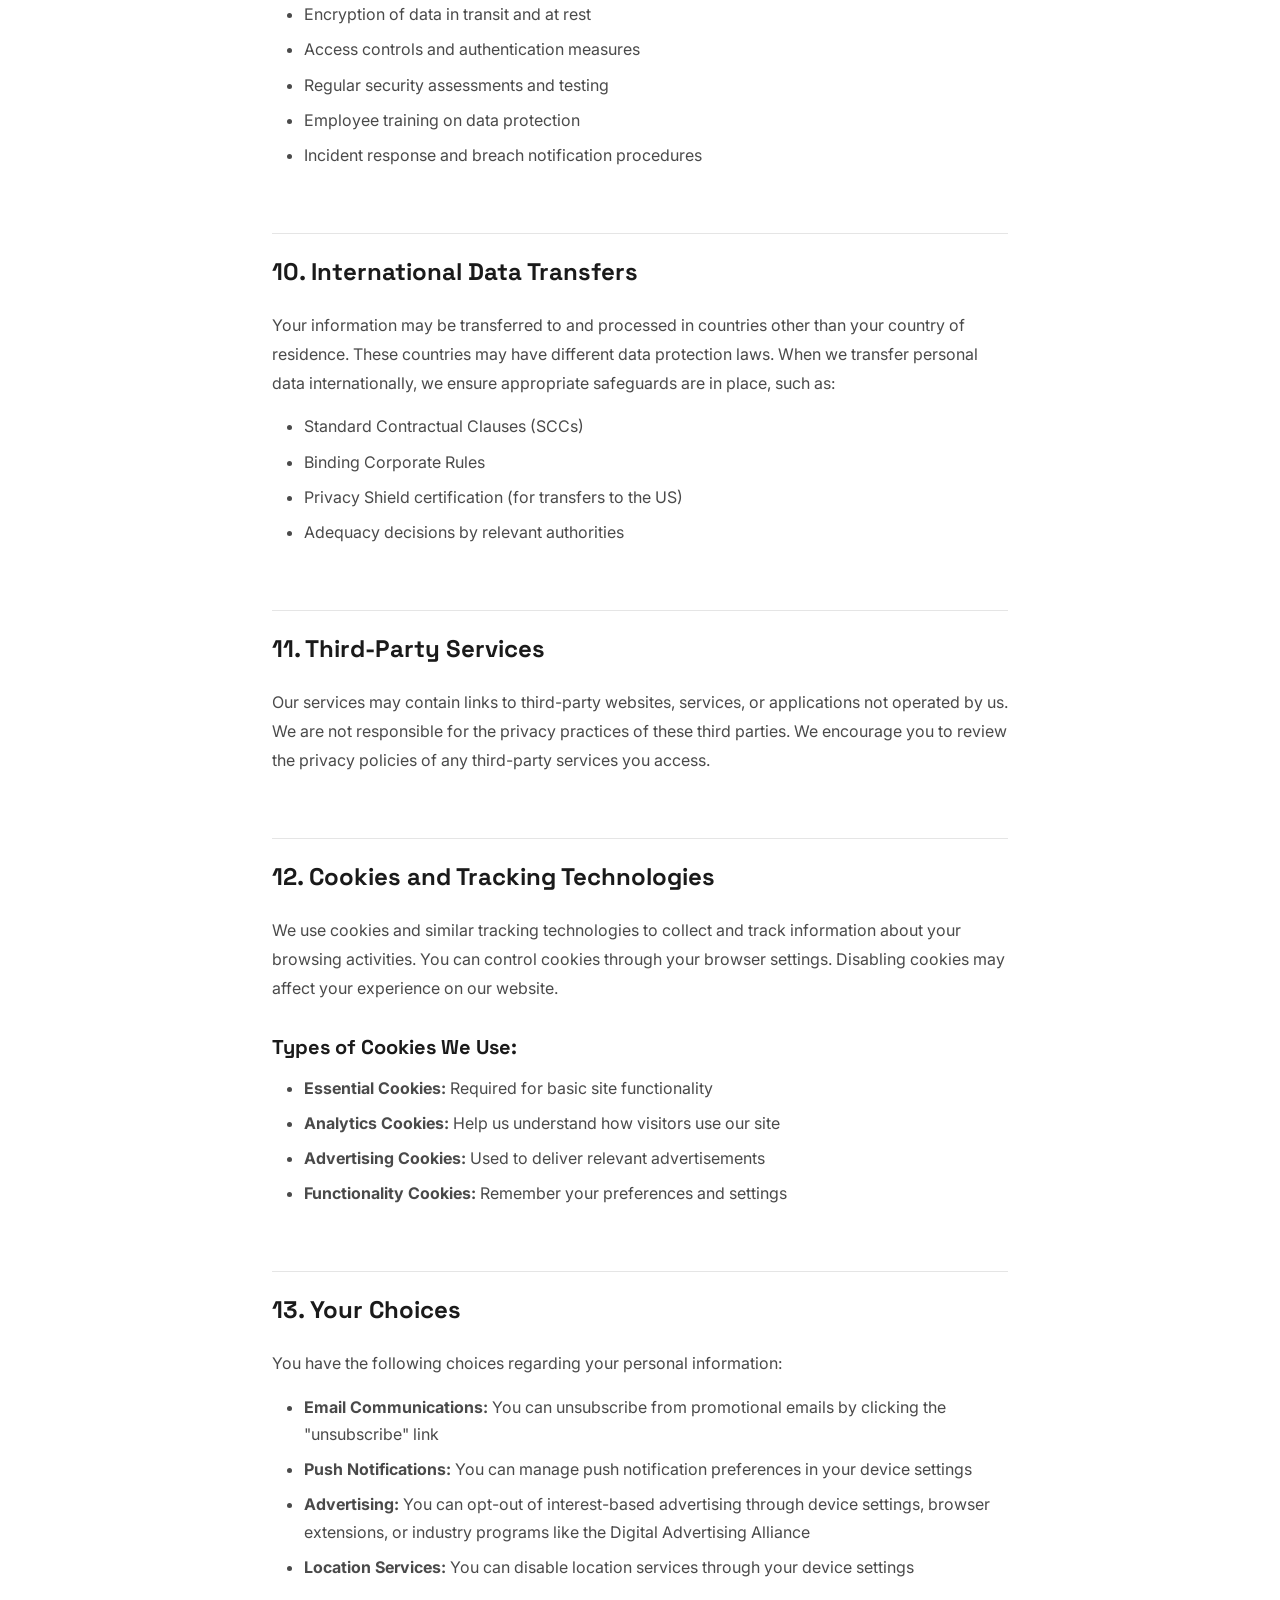
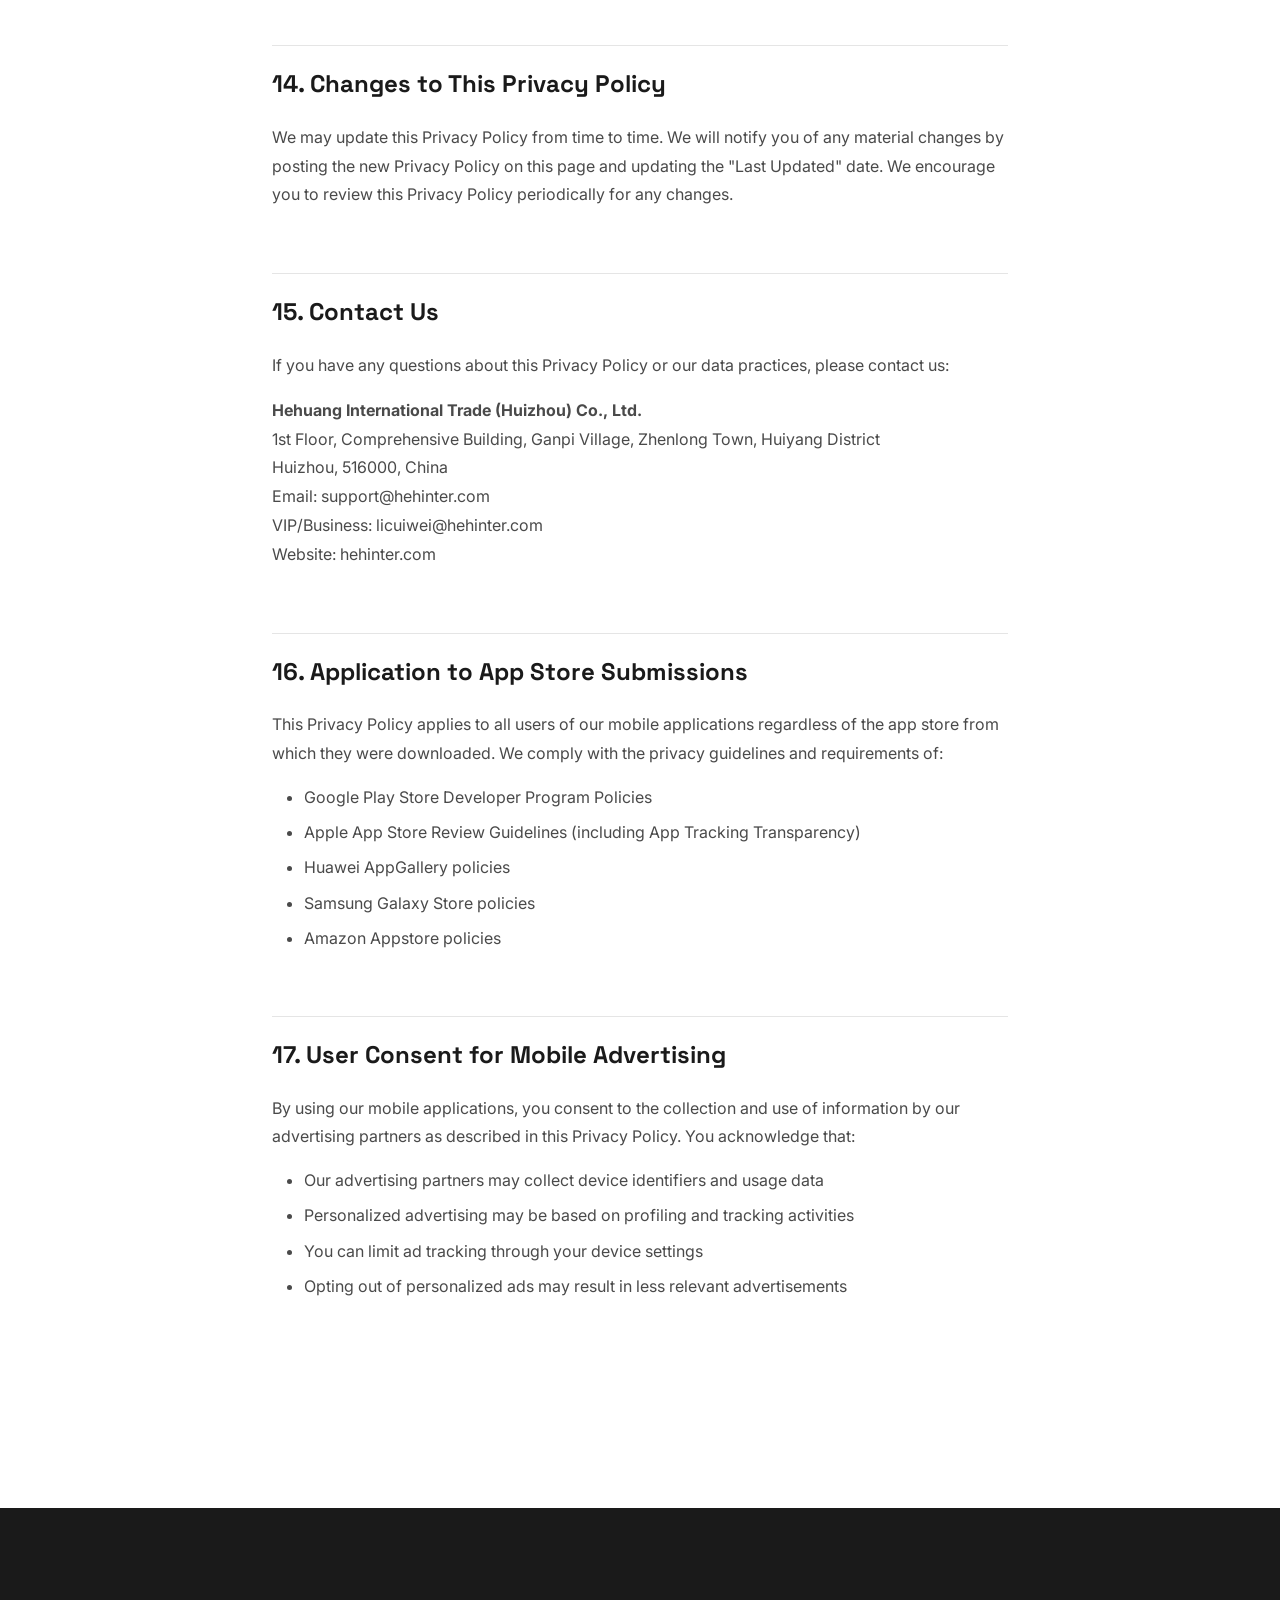
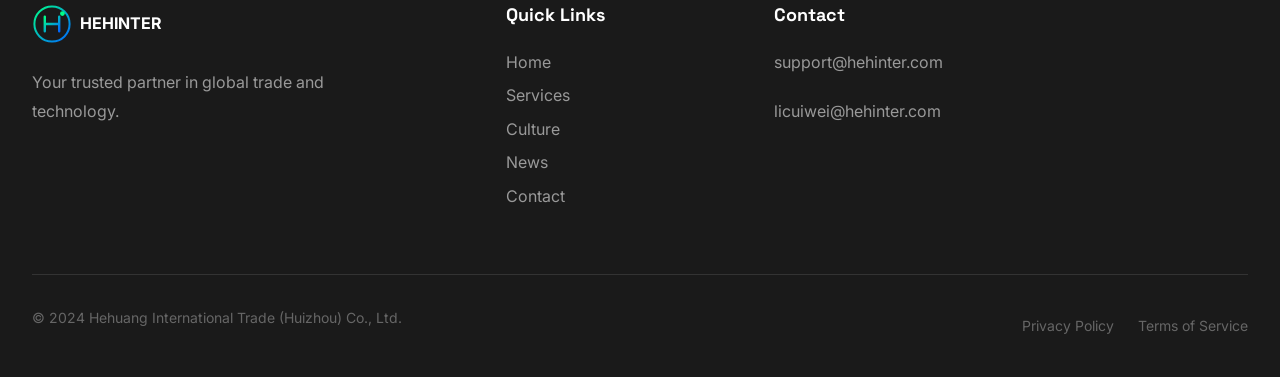
<file: privacy-policy.html>
<!DOCTYPE html>
<html lang="en">
<head>
    <meta charset="UTF-8">
    <meta name="viewport" content="width=device-width, initial-scale=1.0">
    <meta http-equiv="X-UA-Compatible" content="IE=edge">
    <title>Privacy Policy - Data Protection & Privacy | Hehinter</title>
    <meta name="description" content="Hehinter Privacy Policy - Learn how we collect, use, and protect your personal data. Complete information about our mobile app advertising practices and compliance with GDPR, CCPA, COPPA, and other privacy regulations.">
    <meta name="robots" content="noindex, nofollow">
    <link rel="canonical" href="https://hehinter.com/privacy-policy.html">
    <link rel="icon" type="image/svg+xml" href="data:image/svg+xml,%3Csvg xmlns='http://www.w3.org/2000/svg' viewBox='0 0 100 100'%3E%3Ccircle cx='50' cy='50' r='45' fill='none' stroke='%2300ff88' stroke-width='5'/%3E%3Cpath d='M35 30 L35 70 M35 50 L65 50 M65 30 L65 70' stroke='%2300ff88' stroke-width='6' stroke-linecap='round' fill='none'/%3E%3C/svg%3E">
    <link rel="preconnect" href="https://fonts.googleapis.com">
    <link rel="preconnect" href="https://fonts.gstatic.com" crossorigin>
    <link href="https://fonts.googleapis.com/css2?family=Inter:wght@300;400;500;600;700;800&family=Space+Grotesk:wght@400;500;600;700&display=swap" rel="stylesheet">
    <link rel="stylesheet" href="css/main.css">
    <link rel="stylesheet" href="css/animations.css">
</head>
<body>
    <header class="header">
        <div class="container">
            <div class="header-inner">
                <a href="index.html" class="logo">
                    <svg xmlns="http://www.w3.org/2000/svg" viewBox="0 0 50 50" width="45" height="45">
                        <defs><linearGradient id="lg1" x1="0%" y1="0%" x2="100%" y2="100%"><stop offset="0%" style="stop-color:#00ff88"/><stop offset="100%" style="stop-color:#0066ff"/></linearGradient></defs>
                        <circle cx="25" cy="25" r="22" fill="none" stroke="url(#lg1)" stroke-width="2.5"/>
                        <path d="M16 16 L16 34 M16 25 L34 25 M34 16 L34 34" stroke="url(#lg1)" stroke-width="3" stroke-linecap="round" fill="none"/>
                        <circle cx="38" cy="12" r="3" fill="#00ff88"/>
                    </svg>
                    <span class="logo-text">HEHINTER</span>
                </a>
                <nav class="nav-desktop">
                    <a href="index.html" class="nav-link">Home</a>
                    <a href="services.html" class="nav-link">Services</a>
                    <a href="culture.html" class="nav-link">Culture</a>
                    <a href="news.html" class="nav-link">News</a>
                    <a href="contact.html" class="nav-link">Contact</a>
                    <a href="contact.html" class="nav-cta">Get Started</a>
                </nav>
                <button class="menu-toggle"><span></span><span></span><span></span></button>
            </div>
        </div>
        <nav class="nav-mobile">
            <a href="index.html" class="nav-mobile-link">Home</a>
            <a href="services.html" class="nav-mobile-link">Services</a>
            <a href="culture.html" class="nav-mobile-link">Culture</a>
            <a href="news.html" class="nav-mobile-link">News</a>
            <a href="contact.html" class="nav-mobile-link">Contact</a>
        </nav>
    </header>

    <main>
        <section class="page-header">
            <div class="container">
                <div class="page-header-content">
                    <h1 class="reveal-up">Privacy Policy</h1>
                    <p class="reveal-up">Last Updated: December 15, 2024</p>
                    <nav class="breadcrumb">
                        <a href="index.html">Home</a><span>/</span><span>Privacy Policy</span>
                    </nav>
                </div>
            </div>
        </section>

        <section class="section">
            <div class="legal-content">
                <h2>1. Introduction</h2>
                <p>Hehuang International Trade (Huizhou) Co., Ltd. ("Hehinter," "we," "us," or "our") is committed to protecting your privacy. This Privacy Policy explains how we collect, use, disclose, and safeguard your information when you visit our website hehinter.com or use our mobile applications available on Google Play and Apple App Store.</p>
                <p>Please read this Privacy Policy carefully. By accessing or using our services, you acknowledge that you have read, understood, and agree to be bound by all the terms of this Privacy Policy. If you do not agree with the terms of this Privacy Policy, please discontinue use of our services immediately.</p>

                <h2>2. Information We Collect</h2>
                <h3>2.1 Personal Information</h3>
                <p>We may collect personal information that you voluntarily provide to us when you:</p>
                <ul>
                    <li>Register for an account on our website or mobile applications</li>
                    <li>Fill out contact forms or submit inquiries</li>
                    <li>Subscribe to our newsletter</li>
                    <li>Make purchases or transactions</li>
                    <li>Participate in promotions, surveys, or contests</li>
                </ul>
                <p>This information may include:</p>
                <ul>
                    <li>Name, email address, phone number, and postal address</li>
                    <li>Company name and business information</li>
                    <li>Payment information (processed securely through third-party payment processors)</li>
                    <li>Communication preferences and feedback</li>
                    <li>Profile information and photographs</li>
                </ul>

                <h3>2.2 Automatically Collected Information</h3>
                <p>When you access our website or use our mobile applications, we may automatically collect certain information, including:</p>
                <ul>
                    <li>Device identifiers and device information (type, operating system, browser)</li>
                    <li>IP address and geolocation data</li>
                    <li>Usage data and browsing patterns</li>
                    <li>Cookies and similar tracking technologies</li>
                    <li>Mobile app crash reports and performance data</li>
                </ul>

                <h2>3. How We Use Your Information</h2>
                <p>We use the information we collect for the following purposes:</p>
                <ul>
                    <li>To provide, maintain, and improve our services</li>
                    <li>To process transactions and send related information</li>
                    <li>To send promotional communications and marketing materials</li>
                    <li>To respond to your inquiries and support requests</li>
                    <li>To personalize your experience and deliver relevant content</li>
                    <li>To detect, prevent, and address technical issues and fraud</li>
                    <li>To comply with legal obligations and enforce our terms</li>
                    <li>To display advertising and sponsored content within our mobile applications</li>
                </ul>

                <h2>4. Mobile Application Advertising</h2>
                <p>Our mobile applications include advertising provided by third-party ad networks. This section explains our advertising practices and how we comply with applicable laws and regulations.</p>

                <h3>4.1 Advertising Partners</h3>
                <p>We work with the following advertising platforms to display ads within our mobile applications:</p>
                <div class="ad-platforms-grid">
                    <div class="ad-platform-card">Google AdMob</div>
                    <div class="ad-platform-card">Facebook Audience Network</div>
                    <div class="ad-platform-card">Unity Ads</div>
                    <div class="ad-platform-card">AppLovin</div>
                    <div class="ad-platform-card">ironSource</div>
                    <div class="ad-platform-card">MoPub (Twitter)</div>
                    <div class="ad-platform-card">Vungle (Digital Turbine)</div>
                    <div class="ad-platform-card">AdColony (Digital Turbine)</div>
                    <div class="ad-platform-card">Chartboost</div>
                    <div class="ad-platform-card">InMobi</div>
                    <div class="ad-platform-card">Pangle (ByteDance)</div>
                    <div class="ad-platform-card">Mintegral</div>
                    <div class="ad-platform-card">Ogury</div>
                    <div class="ad-platform-card">Liftoff</div>
                    <div class="ad-platform-card">ironSource Ads</div>
                </div>

                <h3>4.2 Types of Advertisements</h3>
                <p>Our mobile applications may display the following types of advertisements:</p>
                <div class="ad-types-section">
                    <div class="ad-type-item">
                        <div class="ad-type-icon">
                            <svg xmlns="http://www.w3.org/2000/svg" viewBox="0 0 24 24" fill="none" stroke="currentColor" stroke-width="2"><rect x="2" y="3" width="20" height="14" rx="2" ry="2"></rect><line x1="8" y1="21" x2="16" y2="21"></line><line x1="12" y1="17" x2="12" y2="21"></line></svg>
                        </div>
                        <div>
                            <h4>Splash Ads (App Open Ads)</h4>
                            <p style="margin: 0; color: var(--gray-500); font-size: 0.9rem;">Full-screen advertisements displayed when the app is launched or returning from background</p>
                        </div>
                    </div>
                    <div class="ad-type-item">
                        <div class="ad-type-icon">
                            <svg xmlns="http://www.w3.org/2000/svg" viewBox="0 0 24 24" fill="none" stroke="currentColor" stroke-width="2"><polygon points="23 7 16 12 23 17 23 7"></polygon><rect x="1" y="5" width="15" height="14" rx="2" ry="2"></rect></svg>
                        </div>
                        <div>
                            <h4>Rewarded/激励视频广告</h4>
                            <p style="margin: 0; color: var(--gray-500); font-size: 0.9rem;">Video advertisements that users can watch in exchange for in-app rewards, virtual currency, or premium features</p>
                        </div>
                    </div>
                    <div class="ad-type-item">
                        <div class="ad-type-icon">
                            <svg xmlns="http://www.w3.org/2000/svg" viewBox="0 0 24 24" fill="none" stroke="currentColor" stroke-width="2"><rect x="3" y="3" width="18" height="18" rx="2" ry="2"></rect></svg>
                        </div>
                        <div>
                            <h4>Interstitial Ads (插屏广告)</h4>
                            <p style="margin: 0; color: var(--gray-500); font-size: 0.9rem;">Full-screen advertisements displayed at natural transition points during app usage (between levels, after completing an action)</p>
                        </div>
                    </div>
                    <div class="ad-type-item">
                        <div class="ad-type-icon">
                            <svg xmlns="http://www.w3.org/2000/svg" viewBox="0 0 24 24" fill="none" stroke="currentColor" stroke-width="2"><rect x="2" y="7" width="20" height="10" rx="2"></rect></svg>
                        </div>
                        <div>
                            <h4>Banner Ads</h4>
                            <p style="margin: 0; color: var(--gray-500); font-size: 0.9rem;">Rectangular display advertisements displayed at the top or bottom of the screen during regular app usage</p>
                        </div>
                    </div>
                    <div class="ad-type-item">
                        <div class="ad-type-icon">
                            <svg xmlns="http://www.w3.org/2000/svg" viewBox="0 0 24 24" fill="none" stroke="currentColor" stroke-width="2"><rect x="2" y="2" width="20" height="20" rx="5" ry="5"></rect><path d="M16 11.37A4 4 0 1 1 12.63 8 4 4 0 0 1 16 11.37z"></path></svg>
                        </div>
                        <div>
                            <h4>Native Ads</h4>
                            <p style="margin: 0; color: var(--gray-500); font-size: 0.9rem;">Advertisements designed to match the visual style and format of the app content</p>
                        </div>
                    </div>
                </div>

                <h3>4.3 Data Collection by Advertising Partners</h3>
                <p>Our advertising partners may collect and use data for the following purposes:</p>
                <ul>
                    <li>Delivering targeted advertisements based on your interests and preferences</li>
                    <li>Measuring advertising effectiveness and campaign performance</li>
                    <li>Building user profiles for advertising targeting</li>
                    <li>Preventing fraudulent activity and ensuring ad delivery quality</li>
                    <li>Attribution tracking to credit advertising sources</li>
                    <li>App install and engagement tracking</li>
                </ul>

                <h2>5. Children's Privacy (COPPA Compliance)</h2>
                <p>We are committed to protecting children's privacy. Our services are not directed to individuals under the age of 13 (or 16 in certain jurisdictions).</p>
                <h3>5.1 United States (COPPA)</h3>
                <p>In compliance with the Children's Online Privacy Protection Act (COPPA), we do not knowingly collect personal information from children under 13 years of age without verifiable parental consent. If we become aware that we have collected personal information from a child under 13 without parental consent, we will take steps to delete such information promptly.</p>
                <h3>5.2 European Union (GDPR)</h3>
                <p>For users in the European Union, the processing of personal data of individuals under 16 years of age requires parental consent under the General Data Protection Regulation (GDPR). We will obtain verifiable parental consent before processing data of minors.</p>
                <h3>5.3 Other Jurisdictions</h3>
                <p>We comply with applicable child protection laws in all jurisdictions where we operate. Age requirements may vary by country. Users must meet the minimum age requirement in their jurisdiction to use our services.</p>

                <h2>6. GDPR Compliance (European Union)</h2>
                <p>If you are located in the European Economic Area (EEA), the following rights apply to you under the General Data Protection Regulation:</p>
                <ul>
                    <li><strong>Right to Access:</strong> Request copies of your personal data</li>
                    <li><strong>Right to Rectification:</strong> Request correction of inaccurate personal data</li>
                    <li><strong>Right to Erasure:</strong> Request deletion of your personal data ("right to be forgotten")</li>
                    <li><strong>Right to Restrict Processing:</strong> Request limitation of data processing</li>
                    <li><strong>Right to Data Portability:</strong> Receive your data in a structured, machine-readable format</li>
                    <li><strong>Right to Object:</strong> Object to processing of your personal data</li>
                    <li><strong>Right to Withdraw Consent:</strong> Withdraw consent at any time where processing is based on consent</li>
                    <li><strong>Right to Lodge a Complaint:</strong> File a complaint with a supervisory authority</li>
                </ul>
                <p>To exercise these rights, please contact us at support@hehinter.com. We will respond to your request within 30 days.</p>

                <h2>7. CCPA Compliance (California)</h2>
                <p>If you are a California resident, you have specific rights under the California Consumer Privacy Act (CCPA):</p>
                <ul>
                    <li><strong>Right to Know:</strong> Request disclosure of personal information collected, used, disclosed, or sold</li>
                    <li><strong>Right to Delete:</strong> Request deletion of personal information</li>
                    <li><strong>Right to Opt-Out:</strong> Opt-out of the sale of personal information</li>
                    <li><strong>Right to Non-Discrimination:</strong> Not be discriminated against for exercising your privacy rights</li>
                </ul>
                <p>We do not sell personal information in the traditional sense. However, our use of advertising partners may constitute "sharing" under CCPA. California residents may submit requests by contacting us at support@hehinter.com.</p>

                <h2>8. Data Retention</h2>
                <p>We retain your personal information for as long as necessary to fulfill the purposes outlined in this Privacy Policy, unless a longer retention period is required by law. When determining retention periods, we consider:</p>
                <ul>
                    <li>The nature and sensitivity of the information</li>
                    <li>The purposes for which we process it</li>
                    <li>Applicable legal and regulatory requirements</li>
                    <li>Our legitimate business interests</li>
                </ul>

                <h2>9. Data Security</h2>
                <p>We implement appropriate technical and organizational security measures to protect your personal information against unauthorized access, alteration, disclosure, or destruction. These measures include:</p>
                <ul>
                    <li>Encryption of data in transit and at rest</li>
                    <li>Access controls and authentication measures</li>
                    <li>Regular security assessments and testing</li>
                    <li>Employee training on data protection</li>
                    <li>Incident response and breach notification procedures</li>
                </ul>

                <h2>10. International Data Transfers</h2>
                <p>Your information may be transferred to and processed in countries other than your country of residence. These countries may have different data protection laws. When we transfer personal data internationally, we ensure appropriate safeguards are in place, such as:</p>
                <ul>
                    <li>Standard Contractual Clauses (SCCs)</li>
                    <li>Binding Corporate Rules</li>
                    <li>Privacy Shield certification (for transfers to the US)</li>
                    <li>Adequacy decisions by relevant authorities</li>
                </ul>

                <h2>11. Third-Party Services</h2>
                <p>Our services may contain links to third-party websites, services, or applications not operated by us. We are not responsible for the privacy practices of these third parties. We encourage you to review the privacy policies of any third-party services you access.</p>

                <h2>12. Cookies and Tracking Technologies</h2>
                <p>We use cookies and similar tracking technologies to collect and track information about your browsing activities. You can control cookies through your browser settings. Disabling cookies may affect your experience on our website.</p>
                <h3>Types of Cookies We Use:</h3>
                <ul>
                    <li><strong>Essential Cookies:</strong> Required for basic site functionality</li>
                    <li><strong>Analytics Cookies:</strong> Help us understand how visitors use our site</li>
                    <li><strong>Advertising Cookies:</strong> Used to deliver relevant advertisements</li>
                    <li><strong>Functionality Cookies:</strong> Remember your preferences and settings</li>
                </ul>

                <h2>13. Your Choices</h2>
                <p>You have the following choices regarding your personal information:</p>
                <ul>
                    <li><strong>Email Communications:</strong> You can unsubscribe from promotional emails by clicking the "unsubscribe" link</li>
                    <li><strong>Push Notifications:</strong> You can manage push notification preferences in your device settings</li>
                    <li><strong>Advertising:</strong> You can opt-out of interest-based advertising through device settings, browser extensions, or industry programs like the Digital Advertising Alliance</li>
                    <li><strong>Location Services:</strong> You can disable location services through your device settings</li>
                </ul>

                <h2>14. Changes to This Privacy Policy</h2>
                <p>We may update this Privacy Policy from time to time. We will notify you of any material changes by posting the new Privacy Policy on this page and updating the "Last Updated" date. We encourage you to review this Privacy Policy periodically for any changes.</p>

                <h2>15. Contact Us</h2>
                <p>If you have any questions about this Privacy Policy or our data practices, please contact us:</p>
                <p>
                    <strong>Hehuang International Trade (Huizhou) Co., Ltd.</strong><br>
                    1st Floor, Comprehensive Building, Ganpi Village, Zhenlong Town, Huiyang District<br>
                    Huizhou, 516000, China<br>
                    Email: support@hehinter.com<br>
                    VIP/Business: licuiwei@hehinter.com<br>
                    Website: hehinter.com
                </p>

                <h2>16. Application to App Store Submissions</h2>
                <p>This Privacy Policy applies to all users of our mobile applications regardless of the app store from which they were downloaded. We comply with the privacy guidelines and requirements of:</p>
                <ul>
                    <li>Google Play Store Developer Program Policies</li>
                    <li>Apple App Store Review Guidelines (including App Tracking Transparency)</li>
                    <li>Huawei AppGallery policies</li>
                    <li>Samsung Galaxy Store policies</li>
                    <li>Amazon Appstore policies</li>
                </ul>

                <h2>17. User Consent for Mobile Advertising</h2>
                <p>By using our mobile applications, you consent to the collection and use of information by our advertising partners as described in this Privacy Policy. You acknowledge that:</p>
                <ul>
                    <li>Our advertising partners may collect device identifiers and usage data</li>
                    <li>Personalized advertising may be based on profiling and tracking activities</li>
                    <li>You can limit ad tracking through your device settings</li>
                    <li>Opting out of personalized ads may result in less relevant advertisements</li>
                </ul>
            </div>
        </section>
    </main>

    <footer class="footer">
        <div class="container">
            <div class="footer-top">
                <div class="footer-brand">
                    <a href="index.html" class="footer-logo">
                        <svg xmlns="http://www.w3.org/2000/svg" viewBox="0 0 50 50" width="40" height="40"><defs><linearGradient id="flg" x1="0%" y1="0%" x2="100%" y2="100%"><stop offset="0%" style="stop-color:#00ff88"/><stop offset="100%" style="stop-color:#0066ff"/></linearGradient></defs><circle cx="25" cy="25" r="22" fill="none" stroke="url(#flg)" stroke-width="2.5"/><path d="M16 16 L16 34 M16 25 L34 25 M34 16 L34 34" stroke="url(#flg)" stroke-width="3" stroke-linecap="round" fill="none"/><circle cx="38" cy="12" r="3" fill="#00ff88"/></svg>
                        <span style="color: var(--white); font-weight: 700;">HEHINTER</span>
                    </a>
                    <p>Your trusted partner in global trade and technology.</p>
                </div>
                <div class="footer-column"><h4>Quick Links</h4><nav class="footer-links"><a href="index.html">Home</a><a href="services.html">Services</a><a href="culture.html">Culture</a><a href="news.html">News</a><a href="contact.html">Contact</a></nav></div>
                <div class="footer-column"><h4>Contact</h4><div class="footer-links"><p style="color: var(--gray-400);">support@hehinter.com</p><p style="color: var(--gray-400);">licuiwei@hehinter.com</p></div></div>
            </div>
            <div class="footer-bottom">
                <p class="footer-copyright">&copy; 2024 Hehuang International Trade (Huizhou) Co., Ltd.</p>
                <nav class="footer-legal"><a href="privacy-policy.html">Privacy Policy</a><a href="terms-of-service.html">Terms of Service</a></nav>
            </div>
        </div>
    </footer>
    <script src="js/main.js"></script>
</body>
</html>
</file>
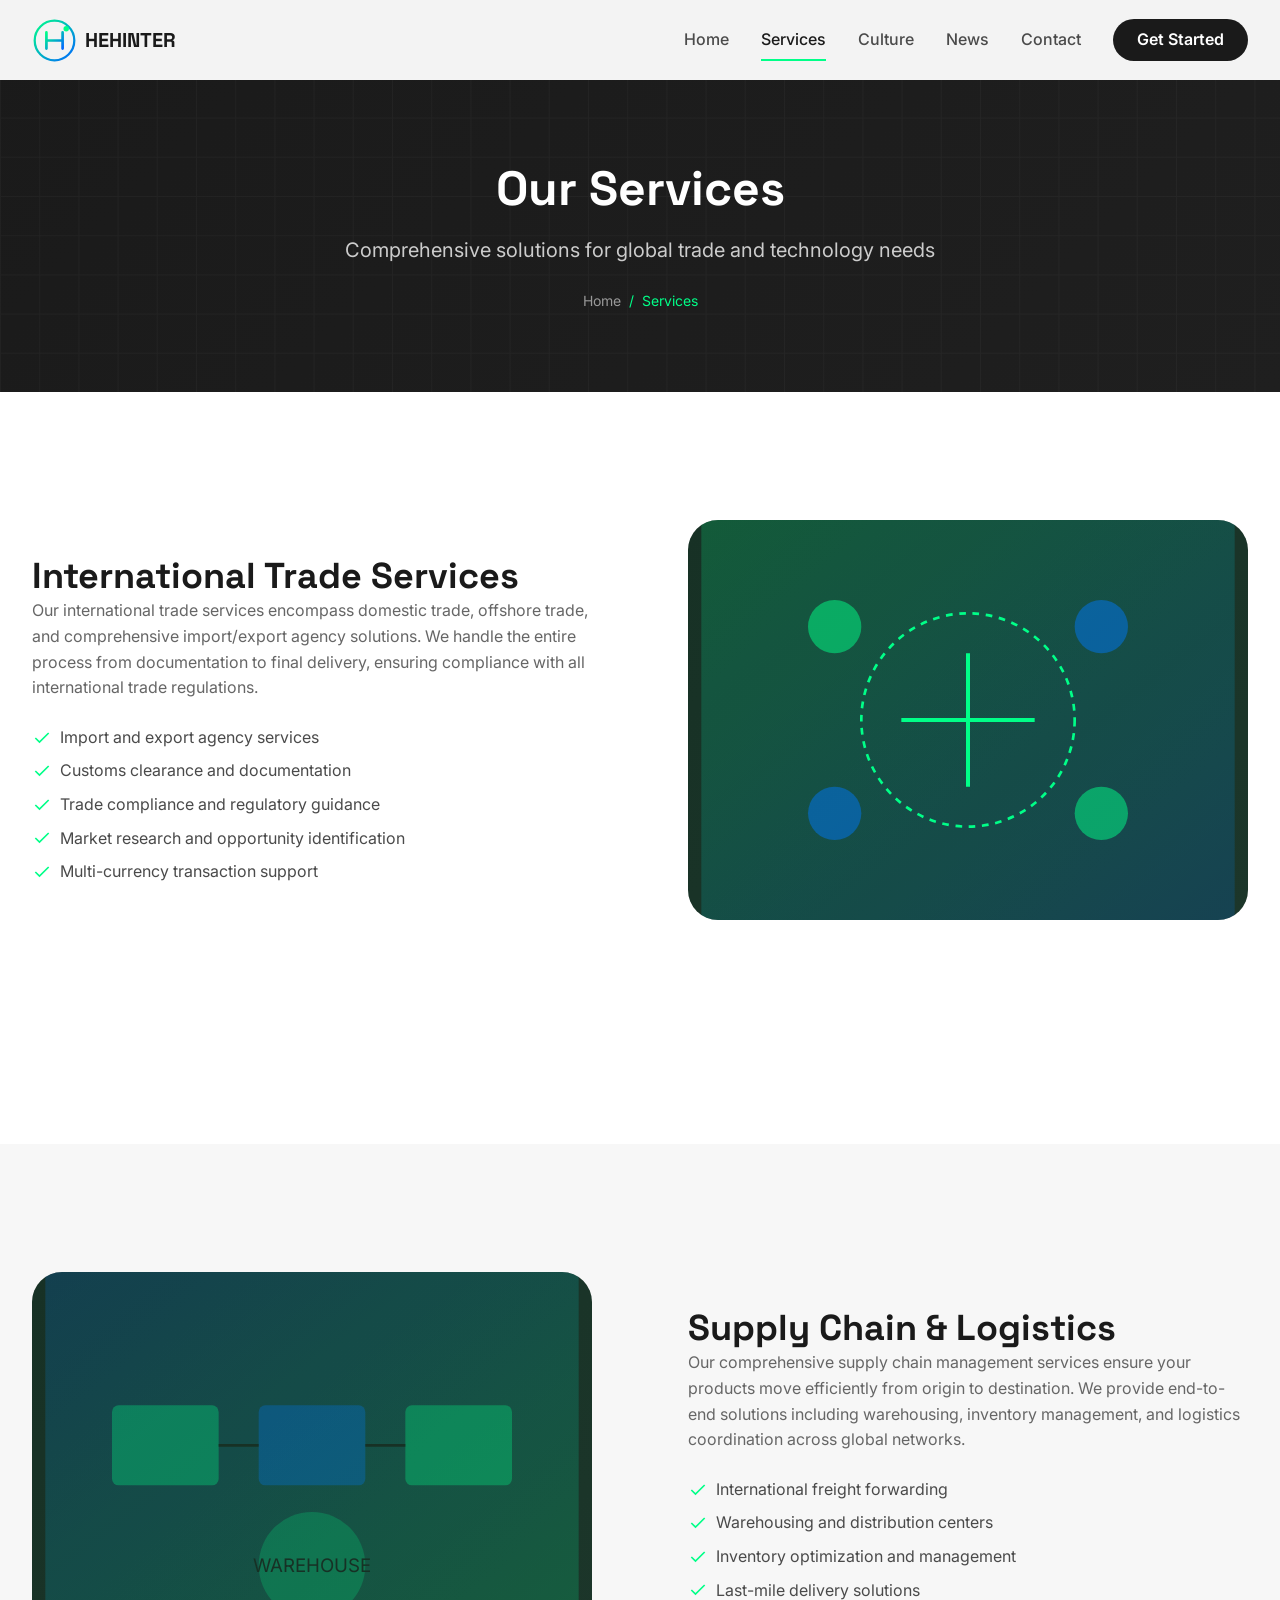
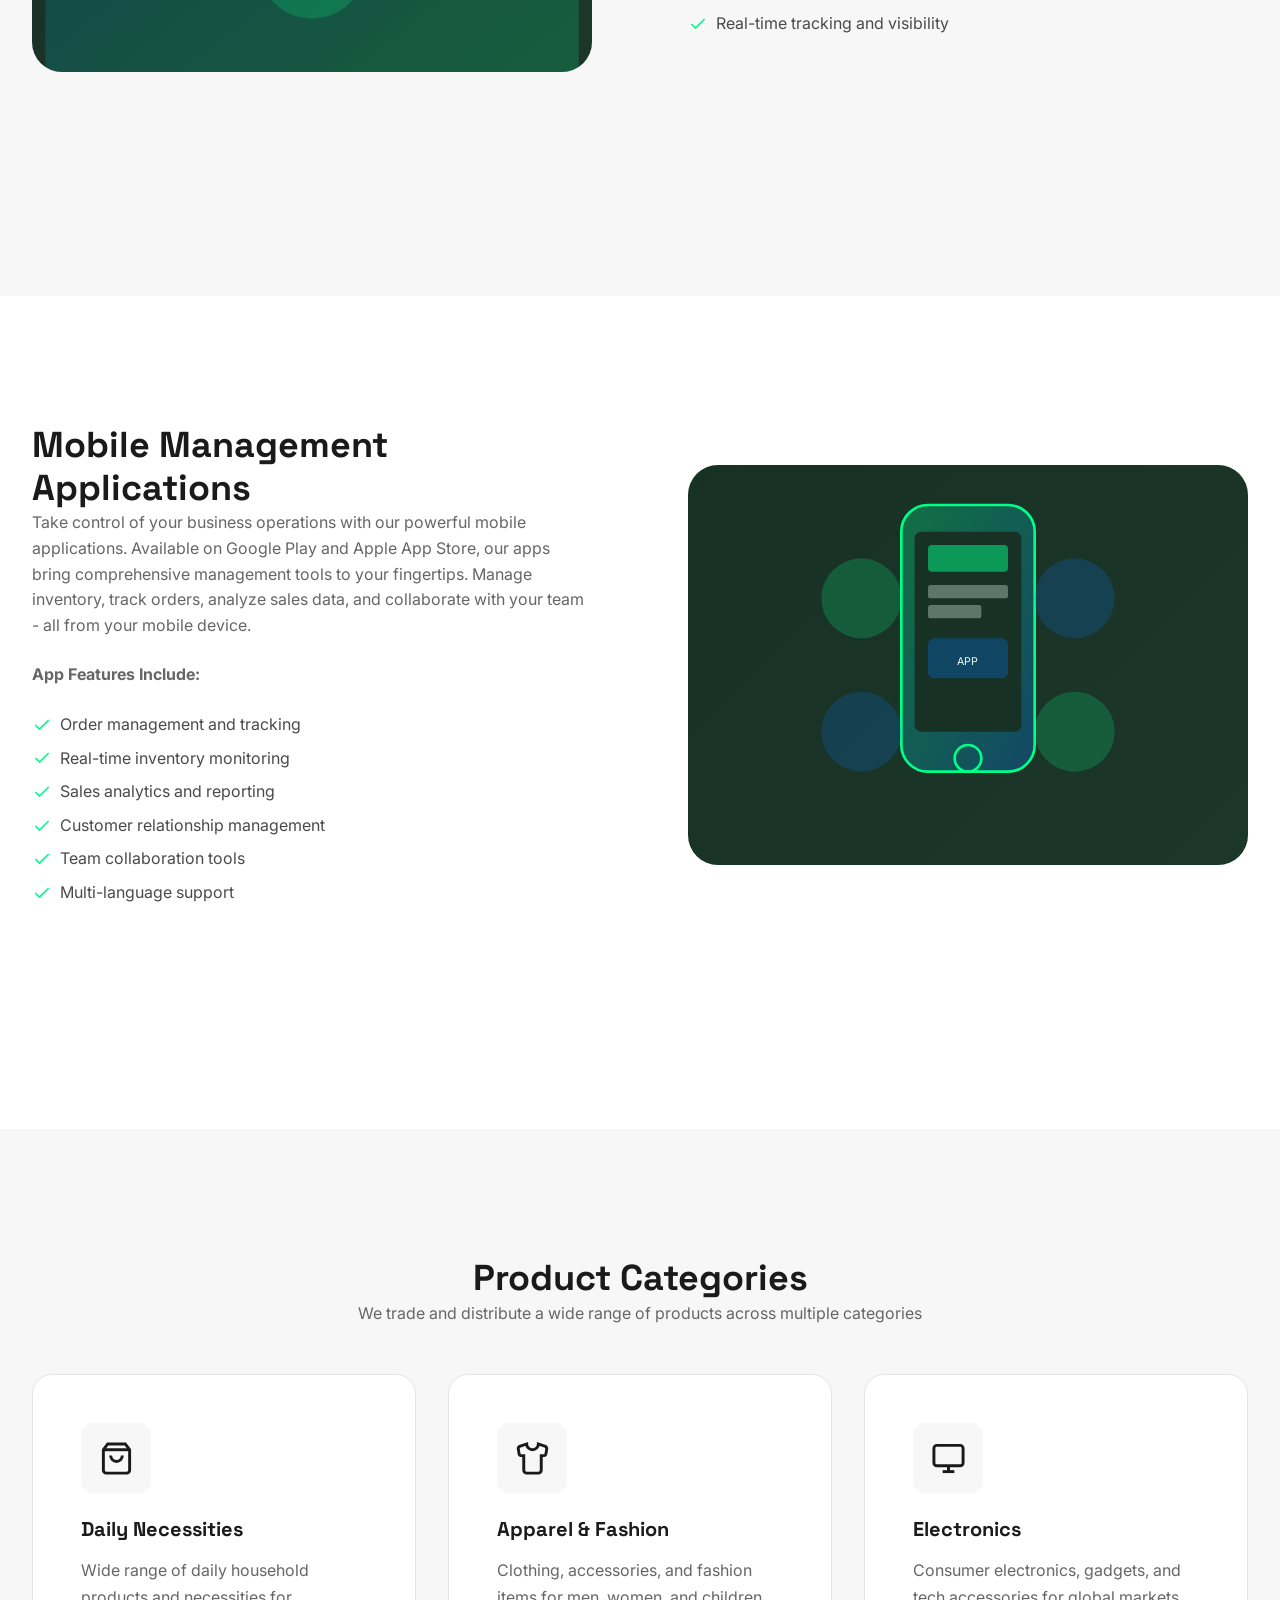
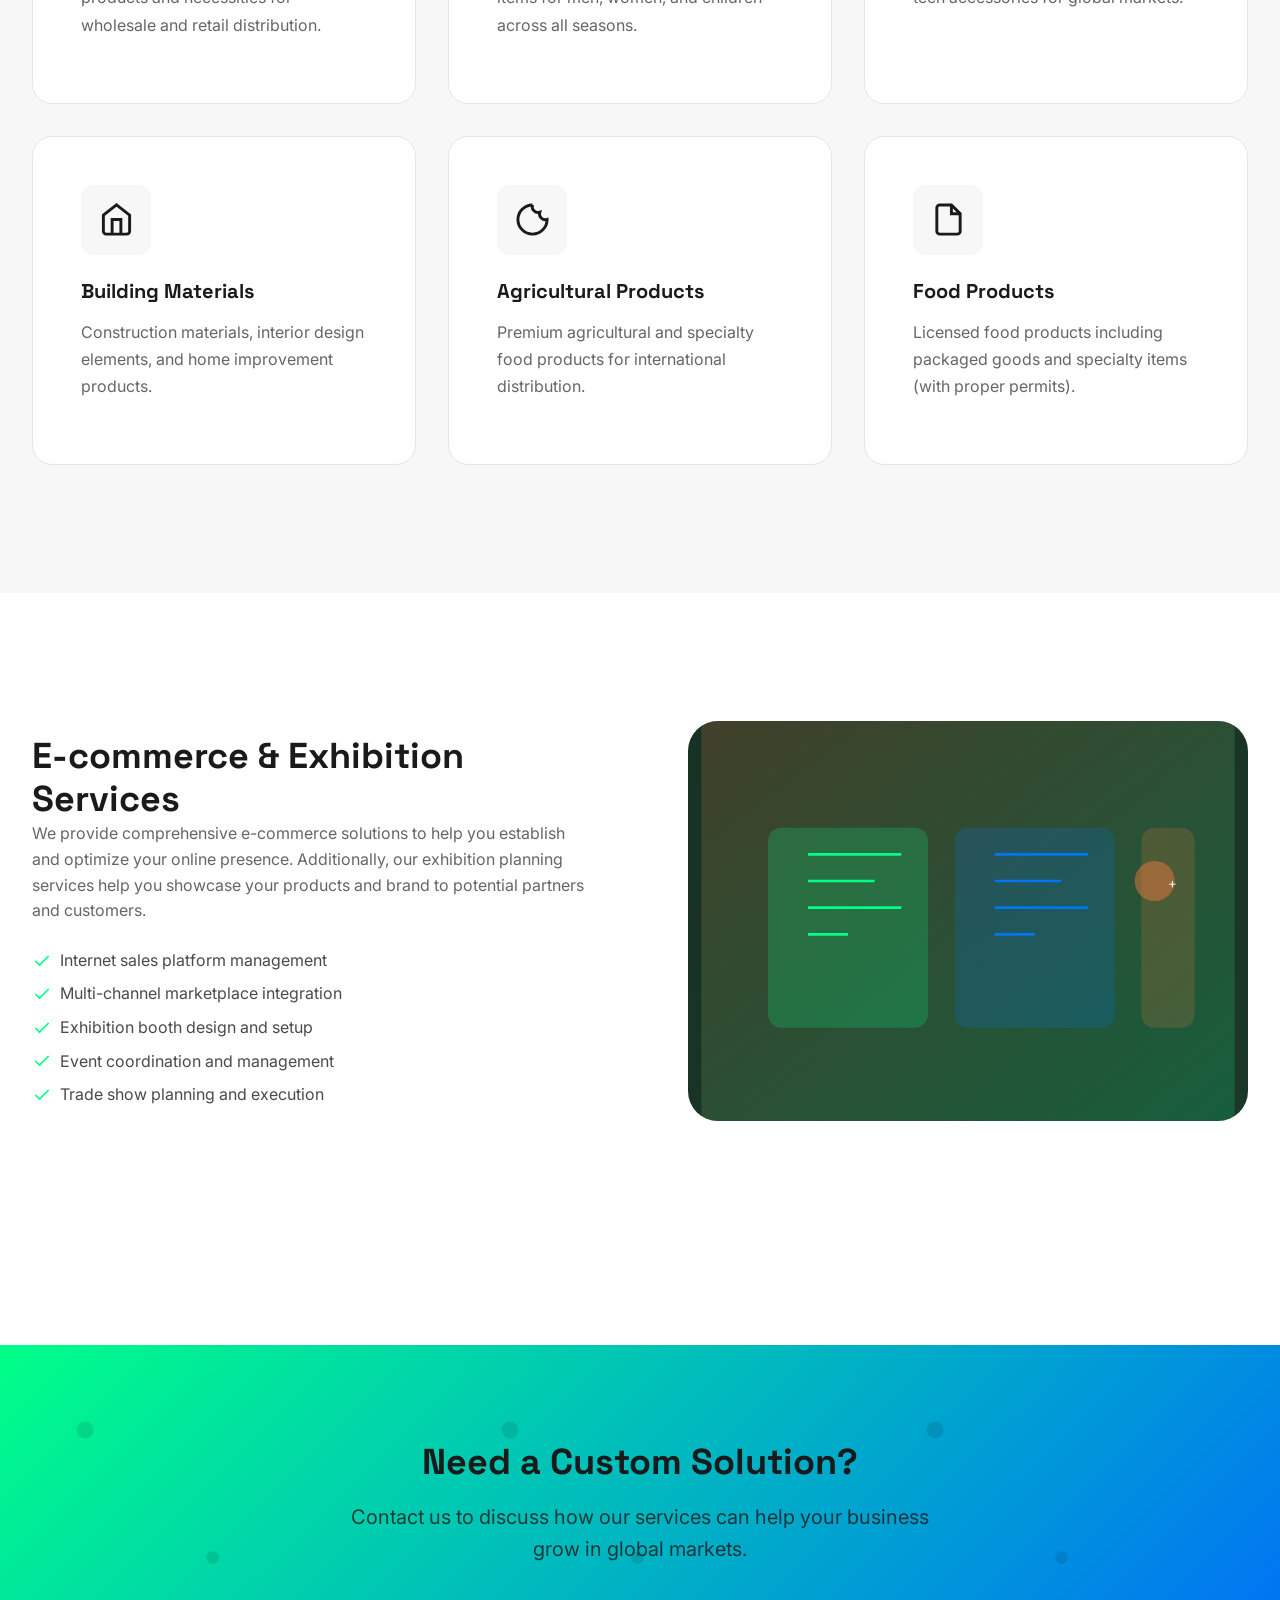
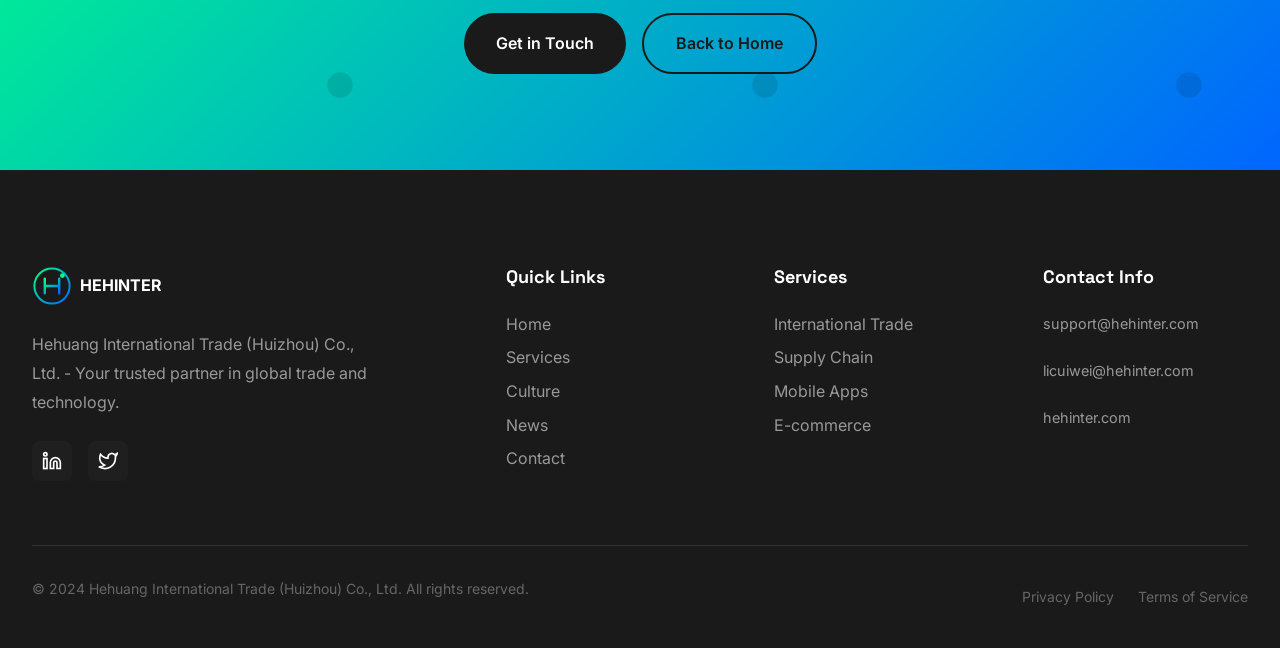
<file: services.html>
<!DOCTYPE html>
<html lang="en">
<head>
    <meta charset="UTF-8">
    <meta name="viewport" content="width=device-width, initial-scale=1.0">
    <meta http-equiv="X-UA-Compatible" content="IE=edge">
    
    <!-- SEO Meta Tags -->
    <title>Our Services - International Trade, Supply Chain & Mobile Apps | Hehinter</title>
    <meta name="description" content="Explore Hehinter's comprehensive services: international trade, import/export agency, supply chain management, mobile applications, e-commerce solutions, and exhibition planning for global markets.">
    <meta name="keywords" content="international trade services, import export agency, supply chain management, mobile app development, logistics, warehousing, e-commerce, exhibition planning">
    <meta name="author" content="Hehuang International Trade (Huizhou) Co., Ltd.">
    <meta name="robots" content="index, follow">
    
    <!-- Open Graph -->
    <meta property="og:type" content="website">
    <meta property="og:url" content="https://hehinter.com/services.html">
    <meta property="og:title" content="Our Services - International Trade, Supply Chain & Mobile Apps | Hehinter">
    <meta property="og:description" content="Comprehensive global trade services including international trade, supply chain management, and mobile applications.">
    
    <!-- Canonical URL -->
    <link rel="canonical" href="https://hehinter.com/services.html">
    
    <!-- Favicon -->
    <link rel="icon" type="image/svg+xml" href="data:image/svg+xml,%3Csvg xmlns='http://www.w3.org/2000/svg' viewBox='0 0 100 100'%3E%3Ccircle cx='50' cy='50' r='45' fill='none' stroke='%2300ff88' stroke-width='5'/%3E%3Cpath d='M35 30 L35 70 M35 50 L65 50 M65 30 L65 70' stroke='%2300ff88' stroke-width='6' stroke-linecap='round' fill='none'/%3E%3C/svg%3E">
    
    <!-- Google Fonts -->
    <link rel="preconnect" href="https://fonts.googleapis.com">
    <link rel="preconnect" href="https://fonts.gstatic.com" crossorigin>
    <link href="https://fonts.googleapis.com/css2?family=Inter:wght@300;400;500;600;700;800&family=Space+Grotesk:wght@400;500;600;700&display=swap" rel="stylesheet">
    
    <!-- Stylesheets -->
    <link rel="stylesheet" href="css/main.css">
    <link rel="stylesheet" href="css/animations.css">
    
    <!-- Structured Data -->
    <script type="application/ld+json">
    {
        "@context": "https://schema.org",
        "@type": "Service",
        "serviceType": "International Trade Services",
        "provider": {
            "@type": "Organization",
            "name": "Hehuang International Trade (Huizhou) Co., Ltd."
        },
        "areaServed": "Worldwide",
        "description": "Comprehensive international trade services including import/export, supply chain management, and mobile applications."
    }
    </script>
</head>
<body>
    <!-- Header -->
    <header class="header" role="banner">
        <div class="container">
            <div class="header-inner">
                <a href="index.html" class="logo" aria-label="Hehinter Home">
                    <svg xmlns="http://www.w3.org/2000/svg" viewBox="0 0 50 50" width="45" height="45">
                        <defs>
                            <linearGradient id="headerLogoGradient" x1="0%" y1="0%" x2="100%" y2="100%">
                                <stop offset="0%" style="stop-color:#00ff88"/>
                                <stop offset="100%" style="stop-color:#0066ff"/>
                            </linearGradient>
                        </defs>
                        <circle cx="25" cy="25" r="22" fill="none" stroke="url(#headerLogoGradient)" stroke-width="2.5"/>
                        <path d="M16 16 L16 34 M16 25 L34 25 M34 16 L34 34" stroke="url(#headerLogoGradient)" stroke-width="3" stroke-linecap="round" fill="none"/>
                        <circle cx="38" cy="12" r="3" fill="#00ff88"/>
                    </svg>
                    <span class="logo-text">HEHINTER</span>
                </a>
                
                <nav class="nav-desktop" aria-label="Main Navigation">
                    <a href="index.html" class="nav-link">Home</a>
                    <a href="services.html" class="nav-link active">Services</a>
                    <a href="culture.html" class="nav-link">Culture</a>
                    <a href="news.html" class="nav-link">News</a>
                    <a href="contact.html" class="nav-link">Contact</a>
                    <a href="contact.html" class="nav-cta">Get Started</a>
                </nav>
                
                <button class="menu-toggle" aria-label="Toggle Menu" aria-expanded="false">
                    <span></span>
                    <span></span>
                    <span></span>
                </button>
            </div>
        </div>
        
        <nav class="nav-mobile" aria-label="Mobile Navigation">
            <a href="index.html" class="nav-mobile-link">Home</a>
            <a href="services.html" class="nav-mobile-link active">Services</a>
            <a href="culture.html" class="nav-mobile-link">Culture</a>
            <a href="news.html" class="nav-mobile-link">News</a>
            <a href="contact.html" class="nav-mobile-link">Contact</a>
        </nav>
    </header>

    <main>
        <!-- Page Header -->
        <section class="page-header">
            <div class="container">
                <div class="page-header-content">
                    <h1 class="reveal-up">Our Services</h1>
                    <p class="reveal-up">Comprehensive solutions for global trade and technology needs</p>
                    <nav class="breadcrumb" aria-label="Breadcrumb">
                        <a href="index.html">Home</a>
                        <span>/</span>
                        <span>Services</span>
                    </nav>
                </div>
            </div>
        </section>

        <!-- Service 1: International Trade -->
        <section class="section" aria-labelledby="trade-heading">
            <div class="container">
                <div class="service-detail reveal-up">
                    <div class="service-detail-content">
                        <h2 id="trade-heading">International Trade Services</h2>
                        <p>
                            Our international trade services encompass domestic trade, offshore trade, and comprehensive import/export agency solutions. We handle the entire process from documentation to final delivery, ensuring compliance with all international trade regulations.
                        </p>
                        <ul class="service-detail-list">
                            <li>
                                <svg xmlns="http://www.w3.org/2000/svg" viewBox="0 0 24 24" fill="none" stroke="currentColor" stroke-width="2"><polyline points="20 6 9 17 4 12"></polyline></svg>
                                Import and export agency services
                            </li>
                            <li>
                                <svg xmlns="http://www.w3.org/2000/svg" viewBox="0 0 24 24" fill="none" stroke="currentColor" stroke-width="2"><polyline points="20 6 9 17 4 12"></polyline></svg>
                                Customs clearance and documentation
                            </li>
                            <li>
                                <svg xmlns="http://www.w3.org/2000/svg" viewBox="0 0 24 24" fill="none" stroke="currentColor" stroke-width="2"><polyline points="20 6 9 17 4 12"></polyline></svg>
                                Trade compliance and regulatory guidance
                            </li>
                            <li>
                                <svg xmlns="http://www.w3.org/2000/svg" viewBox="0 0 24 24" fill="none" stroke="currentColor" stroke-width="2"><polyline points="20 6 9 17 4 12"></polyline></svg>
                                Market research and opportunity identification
                            </li>
                            <li>
                                <svg xmlns="http://www.w3.org/2000/svg" viewBox="0 0 24 24" fill="none" stroke="currentColor" stroke-width="2"><polyline points="20 6 9 17 4 12"></polyline></svg>
                                Multi-currency transaction support
                            </li>
                        </ul>
                    </div>
                    <div class="service-detail-visual">
                        <svg xmlns="http://www.w3.org/2000/svg" viewBox="0 0 400 300" width="100%" height="100%">
                            <defs>
                                <linearGradient id="serviceGrad1" x1="0%" y1="0%" x2="100%" y2="100%">
                                    <stop offset="0%" style="stop-color:#00ff88;stop-opacity:0.2"/>
                                    <stop offset="100%" style="stop-color:#0066ff;stop-opacity:0.2"/>
                                </linearGradient>
                            </defs>
                            <rect width="400" height="300" fill="url(#serviceGrad1)"/>
                            <circle cx="200" cy="150" r="80" fill="none" stroke="#00ff88" stroke-width="2" stroke-dasharray="5,5"/>
                            <path d="M150 150 L250 150 M200 100 L200 200" stroke="#00ff88" stroke-width="3"/>
                            <circle cx="100" cy="80" r="20" fill="#00ff88" opacity="0.5"/>
                            <circle cx="300" cy="80" r="20" fill="#0066ff" opacity="0.5"/>
                            <circle cx="100" cy="220" r="20" fill="#0066ff" opacity="0.5"/>
                            <circle cx="300" cy="220" r="20" fill="#00ff88" opacity="0.5"/>
                        </svg>
                    </div>
                </div>
            </div>
        </section>

        <!-- Service 2: Supply Chain -->
        <section class="section section-gray" aria-labelledby="supply-heading">
            <div class="container">
                <div class="service-detail reveal-up">
                    <div class="service-detail-visual">
                        <svg xmlns="http://www.w3.org/2000/svg" viewBox="0 0 400 300" width="100%" height="100%">
                            <defs>
                                <linearGradient id="serviceGrad2" x1="0%" y1="0%" x2="100%" y2="100%">
                                    <stop offset="0%" style="stop-color:#0066ff;stop-opacity:0.2"/>
                                    <stop offset="100%" style="stop-color:#00ff88;stop-opacity:0.2"/>
                                </linearGradient>
                            </defs>
                            <rect width="400" height="300" fill="url(#serviceGrad2)"/>
                            <rect x="50" y="100" width="80" height="60" fill="#00ff88" opacity="0.3" rx="5"/>
                            <rect x="160" y="100" width="80" height="60" fill="#0066ff" opacity="0.3" rx="5"/>
                            <rect x="270" y="100" width="80" height="60" fill="#00ff88" opacity="0.3" rx="5"/>
                            <path d="M130 130 L160 130 M240 130 L270 130" stroke="#1a1a1a" stroke-width="2" marker-end="url(#arrowhead)"/>
                            <circle cx="200" cy="220" r="40" fill="#00ff88" opacity="0.2"/>
                            <text x="200" y="225" text-anchor="middle" fill="#1a1a1a" font-size="14">WAREHOUSE</text>
                        </svg>
                    </div>
                    <div class="service-detail-content">
                        <h2 id="supply-heading">Supply Chain & Logistics</h2>
                        <p>
                            Our comprehensive supply chain management services ensure your products move efficiently from origin to destination. We provide end-to-end solutions including warehousing, inventory management, and logistics coordination across global networks.
                        </p>
                        <ul class="service-detail-list">
                            <li>
                                <svg xmlns="http://www.w3.org/2000/svg" viewBox="0 0 24 24" fill="none" stroke="currentColor" stroke-width="2"><polyline points="20 6 9 17 4 12"></polyline></svg>
                                International freight forwarding
                            </li>
                            <li>
                                <svg xmlns="http://www.w3.org/2000/svg" viewBox="0 0 24 24" fill="none" stroke="currentColor" stroke-width="2"><polyline points="20 6 9 17 4 12"></polyline></svg>
                                Warehousing and distribution centers
                            </li>
                            <li>
                                <svg xmlns="http://www.w3.org/2000/svg" viewBox="0 0 24 24" fill="none" stroke="currentColor" stroke-width="2"><polyline points="20 6 9 17 4 12"></polyline></svg>
                                Inventory optimization and management
                            </li>
                            <li>
                                <svg xmlns="http://www.w3.org/2000/svg" viewBox="0 0 24 24" fill="none" stroke="currentColor" stroke-width="2"><polyline points="20 6 9 17 4 12"></polyline></svg>
                                Last-mile delivery solutions
                            </li>
                            <li>
                                <svg xmlns="http://www.w3.org/2000/svg" viewBox="0 0 24 24" fill="none" stroke="currentColor" stroke-width="2"><polyline points="20 6 9 17 4 12"></polyline></svg>
                                Real-time tracking and visibility
                            </li>
                        </ul>
                    </div>
                </div>
            </div>
        </section>

        <!-- Service 3: Mobile Applications -->
        <section class="section" aria-labelledby="mobile-heading">
            <div class="container">
                <div class="service-detail reveal-up">
                    <div class="service-detail-content">
                        <h2 id="mobile-heading">Mobile Management Applications</h2>
                        <p>
                            Take control of your business operations with our powerful mobile applications. Available on Google Play and Apple App Store, our apps bring comprehensive management tools to your fingertips. Manage inventory, track orders, analyze sales data, and collaborate with your team - all from your mobile device.
                        </p>
                        <p>
                            <strong>App Features Include:</strong>
                        </p>
                        <ul class="service-detail-list">
                            <li>
                                <svg xmlns="http://www.w3.org/2000/svg" viewBox="0 0 24 24" fill="none" stroke="currentColor" stroke-width="2"><polyline points="20 6 9 17 4 12"></polyline></svg>
                                Order management and tracking
                            </li>
                            <li>
                                <svg xmlns="http://www.w3.org/2000/svg" viewBox="0 0 24 24" fill="none" stroke="currentColor" stroke-width="2"><polyline points="20 6 9 17 4 12"></polyline></svg>
                                Real-time inventory monitoring
                            </li>
                            <li>
                                <svg xmlns="http://www.w3.org/2000/svg" viewBox="0 0 24 24" fill="none" stroke="currentColor" stroke-width="2"><polyline points="20 6 9 17 4 12"></polyline></svg>
                                Sales analytics and reporting
                            </li>
                            <li>
                                <svg xmlns="http://www.w3.org/2000/svg" viewBox="0 0 24 24" fill="none" stroke="currentColor" stroke-width="2"><polyline points="20 6 9 17 4 12"></polyline></svg>
                                Customer relationship management
                            </li>
                            <li>
                                <svg xmlns="http://www.w3.org/2000/svg" viewBox="0 0 24 24" fill="none" stroke="currentColor" stroke-width="2"><polyline points="20 6 9 17 4 12"></polyline></svg>
                                Team collaboration tools
                            </li>
                            <li>
                                <svg xmlns="http://www.w3.org/2000/svg" viewBox="0 0 24 24" fill="none" stroke="currentColor" stroke-width="2"><polyline points="20 6 9 17 4 12"></polyline></svg>
                                Multi-language support
                            </li>
                        </ul>
                    </div>
                    <div class="service-detail-visual">
                        <svg xmlns="http://www.w3.org/2000/svg" viewBox="0 0 400 300" width="100%" height="100%">
                            <defs>
                                <linearGradient id="phoneGrad" x1="0%" y1="0%" x2="100%" y2="100%">
                                    <stop offset="0%" style="stop-color:#00ff88;stop-opacity:0.3"/>
                                    <stop offset="100%" style="stop-color:#0066ff;stop-opacity:0.3"/>
                                </linearGradient>
                            </defs>
                            <rect x="150" y="30" width="100" height="200" rx="20" fill="url(#phoneGrad)" stroke="#00ff88" stroke-width="2"/>
                            <rect x="160" y="50" width="80" height="150" rx="5" fill="#1a1a1a"/>
                            <circle cx="200" cy="220" r="10" fill="none" stroke="#00ff88" stroke-width="2"/>
                            <rect x="170" y="60" width="60" height="20" rx="3" fill="#00ff88" opacity="0.5"/>
                            <rect x="170" y="90" width="60" height="10" rx="2" fill="#666"/>
                            <rect x="170" y="105" width="40" height="10" rx="2" fill="#666"/>
                            <rect x="170" y="130" width="60" height="30" rx="5" fill="#0066ff" opacity="0.3"/>
                            <text x="200" y="150" text-anchor="middle" fill="#fff" font-size="8">APP</text>
                            <circle cx="120" cy="100" r="30" fill="#00ff88" opacity="0.2"/>
                            <circle cx="280" cy="100" r="30" fill="#0066ff" opacity="0.2"/>
                            <circle cx="120" cy="200" r="30" fill="#0066ff" opacity="0.2"/>
                            <circle cx="280" cy="200" r="30" fill="#00ff88" opacity="0.2"/>
                        </svg>
                    </div>
                </div>
            </div>
        </section>

        <!-- Product Categories Section -->
        <section class="section section-gray" aria-labelledby="products-heading">
            <div class="container">
                <div class="text-center mb-5">
                    <h2 id="products-heading" class="reveal-up">Product Categories</h2>
                    <p class="reveal-up" style="max-width: 600px; margin: 0 auto; color: var(--gray-500);">
                        We trade and distribute a wide range of products across multiple categories
                    </p>
                </div>
                
                <div class="features-grid stagger-children">
                    <article class="feature-card">
                        <div class="feature-icon">
                            <svg xmlns="http://www.w3.org/2000/svg" viewBox="0 0 24 24" fill="none" stroke="currentColor" stroke-width="2">
                                <path d="M6 2L3 6v14a2 2 0 0 0 2 2h14a2 2 0 0 0 2-2V6l-3-4z"></path>
                                <line x1="3" y1="6" x2="21" y2="6"></line>
                                <path d="M16 10a4 4 0 0 1-8 0"></path>
                            </svg>
                        </div>
                        <h3 class="feature-title">Daily Necessities</h3>
                        <p class="feature-description">Wide range of daily household products and necessities for wholesale and retail distribution.</p>
                    </article>
                    
                    <article class="feature-card">
                        <div class="feature-icon">
                            <svg xmlns="http://www.w3.org/2000/svg" viewBox="0 0 24 24" fill="none" stroke="currentColor" stroke-width="2">
                                <path d="M20.38 3.46L16 2a4 4 0 01-8 0L3.62 3.46a2 2 0 00-1.34 2.23l.58 3.47a1 1 0 00.99.84H6v10c0 1.1.9 2 2 2h8a2 2 0 002-2V10h2.15a1 1 0 00.99-.84l.58-3.47a2 2 0 00-1.34-2.23z"></path>
                            </svg>
                        </div>
                        <h3 class="feature-title">Apparel & Fashion</h3>
                        <p class="feature-description">Clothing, accessories, and fashion items for men, women, and children across all seasons.</p>
                    </article>
                    
                    <article class="feature-card">
                        <div class="feature-icon">
                            <svg xmlns="http://www.w3.org/2000/svg" viewBox="0 0 24 24" fill="none" stroke="currentColor" stroke-width="2">
                                <rect x="2" y="3" width="20" height="14" rx="2" ry="2"></rect>
                                <line x1="8" y1="21" x2="16" y2="21"></line>
                                <line x1="12" y1="17" x2="12" y2="21"></line>
                            </svg>
                        </div>
                        <h3 class="feature-title">Electronics</h3>
                        <p class="feature-description">Consumer electronics, gadgets, and tech accessories for global markets.</p>
                    </article>
                    
                    <article class="feature-card">
                        <div class="feature-icon">
                            <svg xmlns="http://www.w3.org/2000/svg" viewBox="0 0 24 24" fill="none" stroke="currentColor" stroke-width="2">
                                <path d="M3 9l9-7 9 7v11a2 2 0 0 1-2 2H5a2 2 0 0 1-2-2z"></path>
                                <polyline points="9 22 9 12 15 12 15 22"></polyline>
                            </svg>
                        </div>
                        <h3 class="feature-title">Building Materials</h3>
                        <p class="feature-description">Construction materials, interior design elements, and home improvement products.</p>
                    </article>
                    
                    <article class="feature-card">
                        <div class="feature-icon">
                            <svg xmlns="http://www.w3.org/2000/svg" viewBox="0 0 24 24" fill="none" stroke="currentColor" stroke-width="2">
                                <path d="M12 2a10 10 0 1 0 10 10 4 4 0 0 1-5-5 4 4 0 0 1-5-5"></path>
                                <path d="M8.5 8.5v.01"></path>
                                <path d="M16 15.5v.01"></path>
                                <path d="M12 12v.01"></path>
                                <path d="M11 17v.01"></path>
                                <path d="M7 14v.01"></path>
                            </svg>
                        </div>
                        <h3 class="feature-title">Agricultural Products</h3>
                        <p class="feature-description">Premium agricultural and specialty food products for international distribution.</p>
                    </article>
                    
                    <article class="feature-card">
                        <div class="feature-icon">
                            <svg xmlns="http://www.w3.org/2000/svg" viewBox="0 0 24 24" fill="none" stroke="currentColor" stroke-width="2">
                                <path d="M14 2H6a2 2 0 0 0-2 2v16a2 2 0 0 0 2 2h12a2 2 0 0 0 2-2V8z"></path>
                                <polyline points="14 2 14 8 20 8"></polyline>
                            </svg>
                        </div>
                        <h3 class="feature-title">Food Products</h3>
                        <p class="feature-description">Licensed food products including packaged goods and specialty items (with proper permits).</p>
                    </article>
                </div>
            </div>
        </section>

        <!-- E-commerce & Exhibition Section -->
        <section class="section" aria-labelledby="ecommerce-heading">
            <div class="container">
                <div class="service-detail reveal-up">
                    <div class="service-detail-content">
                        <h2 id="ecommerce-heading">E-commerce & Exhibition Services</h2>
                        <p>
                            We provide comprehensive e-commerce solutions to help you establish and optimize your online presence. Additionally, our exhibition planning services help you showcase your products and brand to potential partners and customers.
                        </p>
                        <ul class="service-detail-list">
                            <li>
                                <svg xmlns="http://www.w3.org/2000/svg" viewBox="0 0 24 24" fill="none" stroke="currentColor" stroke-width="2"><polyline points="20 6 9 17 4 12"></polyline></svg>
                                Internet sales platform management
                            </li>
                            <li>
                                <svg xmlns="http://www.w3.org/2000/svg" viewBox="0 0 24 24" fill="none" stroke="currentColor" stroke-width="2"><polyline points="20 6 9 17 4 12"></polyline></svg>
                                Multi-channel marketplace integration
                            </li>
                            <li>
                                <svg xmlns="http://www.w3.org/2000/svg" viewBox="0 0 24 24" fill="none" stroke="currentColor" stroke-width="2"><polyline points="20 6 9 17 4 12"></polyline></svg>
                                Exhibition booth design and setup
                            </li>
                            <li>
                                <svg xmlns="http://www.w3.org/2000/svg" viewBox="0 0 24 24" fill="none" stroke="currentColor" stroke-width="2"><polyline points="20 6 9 17 4 12"></polyline></svg>
                                Event coordination and management
                            </li>
                            <li>
                                <svg xmlns="http://www.w3.org/2000/svg" viewBox="0 0 24 24" fill="none" stroke="currentColor" stroke-width="2"><polyline points="20 6 9 17 4 12"></polyline></svg>
                                Trade show planning and execution
                            </li>
                        </ul>
                    </div>
                    <div class="service-detail-visual">
                        <svg xmlns="http://www.w3.org/2000/svg" viewBox="0 0 400 300" width="100%" height="100%">
                            <defs>
                                <linearGradient id="ecomGrad" x1="0%" y1="0%" x2="100%" y2="100%">
                                    <stop offset="0%" style="stop-color:#ff6b35;stop-opacity:0.2"/>
                                    <stop offset="100%" style="stop-color:#00ff88;stop-opacity:0.2"/>
                                </linearGradient>
                            </defs>
                            <rect width="400" height="300" fill="url(#ecomGrad)"/>
                            <rect x="50" y="80" width="120" height="150" fill="#00ff88" opacity="0.2" rx="10"/>
                            <rect x="190" y="80" width="120" height="150" fill="#0066ff" opacity="0.2" rx="10"/>
                            <rect x="330" y="80" width="40" height="150" fill="#ff6b35" opacity="0.2" rx="10"/>
                            <path d="M80 100 L150 100 M80 120 L130 120 M80 140 L150 140 M80 160 L110 160" stroke="#00ff88" stroke-width="2"/>
                            <path d="M220 100 L290 100 M220 120 L270 120 M220 140 L290 140 M220 160 L250 160" stroke="#0066ff" stroke-width="2"/>
                            <circle cx="340" cy="120" r="15" fill="#ff6b35" opacity="0.5"/>
                            <text x="350" y="125" fill="#fff" font-size="10">+</text>
                        </svg>
                    </div>
                </div>
            </div>
        </section>

        <!-- CTA Section -->
        <section class="cta-section" aria-labelledby="service-cta-heading">
            <div class="container">
                <div class="cta-content reveal-up">
                    <h2 id="service-cta-heading">Need a Custom Solution?</h2>
                    <p>Contact us to discuss how our services can help your business grow in global markets.</p>
                    <div class="cta-buttons">
                        <a href="contact.html" class="btn btn-dark">Get in Touch</a>
                        <a href="index.html" class="btn btn-outline-dark">Back to Home</a>
                    </div>
                </div>
            </div>
        </section>
    </main>

    <!-- Footer -->
    <footer class="footer" role="contentinfo">
        <div class="container">
            <div class="footer-top">
                <div class="footer-brand">
                    <a href="index.html" class="footer-logo">
                        <svg xmlns="http://www.w3.org/2000/svg" viewBox="0 0 50 50" width="40" height="40">
                            <defs>
                                <linearGradient id="footerLogoGradient" x1="0%" y1="0%" x2="100%" y2="100%">
                                    <stop offset="0%" style="stop-color:#00ff88"/>
                                    <stop offset="100%" style="stop-color:#0066ff"/>
                                </linearGradient>
                            </defs>
                            <circle cx="25" cy="25" r="22" fill="none" stroke="url(#footerLogoGradient)" stroke-width="2.5"/>
                            <path d="M16 16 L16 34 M16 25 L34 25 M34 16 L34 34" stroke="url(#footerLogoGradient)" stroke-width="3" stroke-linecap="round" fill="none"/>
                            <circle cx="38" cy="12" r="3" fill="#00ff88"/>
                        </svg>
                        <span style="color: var(--white); font-weight: 700;">HEHINTER</span>
                    </a>
                    <p>Hehuang International Trade (Huizhou) Co., Ltd. - Your trusted partner in global trade and technology.</p>
                    <div class="footer-social">
                        <a href="https://linkedin.com/company/hehinter" aria-label="LinkedIn" target="_blank" rel="noopener noreferrer">
                            <svg xmlns="http://www.w3.org/2000/svg" viewBox="0 0 24 24" fill="none" stroke="currentColor" stroke-width="2"><path d="M16 8a6 6 0 0 1 6 6v7h-4v-7a2 2 0 0 0-2-2 2 2 0 0 0-2 2v7h-4v-7a6 6 0 0 1 6-6z"></path><rect x="2" y="9" width="4" height="12"></rect><circle cx="4" cy="4" r="2"></circle></svg>
                        </a>
                        <a href="https://twitter.com/hehinter" aria-label="Twitter" target="_blank" rel="noopener noreferrer">
                            <svg xmlns="http://www.w3.org/2000/svg" viewBox="0 0 24 24" fill="none" stroke="currentColor" stroke-width="2"><path d="M23 3a10.9 10.9 0 0 1-3.14 1.53 4.48 4.48 0 0 0-7.86 3v1A10.66 10.66 0 0 1 3 4s-4 9 5 13a11.64 11.64 0 0 1-7 2c9 5 20 0 20-11.5a4.5 4.5 0 0 0-.08-.83A7.72 7.72 0 0 0 23 3z"></path></svg>
                        </a>
                    </div>
                </div>
                
                <div class="footer-column">
                    <h4>Quick Links</h4>
                    <nav class="footer-links">
                        <a href="index.html">Home</a>
                        <a href="services.html">Services</a>
                        <a href="culture.html">Culture</a>
                        <a href="news.html">News</a>
                        <a href="contact.html">Contact</a>
                    </nav>
                </div>
                
                <div class="footer-column">
                    <h4>Services</h4>
                    <nav class="footer-links">
                        <a href="services.html">International Trade</a>
                        <a href="services.html">Supply Chain</a>
                        <a href="services.html">Mobile Apps</a>
                        <a href="services.html">E-commerce</a>
                    </nav>
                </div>
                
                <div class="footer-column">
                    <h4>Contact Info</h4>
                    <div class="footer-links">
                        <p style="color: var(--gray-400); font-size: 0.9rem;">support@hehinter.com</p>
                        <p style="color: var(--gray-400); font-size: 0.9rem;">licuiwei@hehinter.com</p>
                        <p style="color: var(--gray-400); font-size: 0.9rem;">hehinter.com</p>
                    </div>
                </div>
            </div>
            
            <div class="footer-bottom">
                <p class="footer-copyright">&copy; 2024 Hehuang International Trade (Huizhou) Co., Ltd. All rights reserved.</p>
                <nav class="footer-legal">
                    <a href="privacy-policy.html">Privacy Policy</a>
                    <a href="terms-of-service.html">Terms of Service</a>
                </nav>
            </div>
        </div>
    </footer>

    <script src="js/main.js"></script>
</body>
</html>
</file>
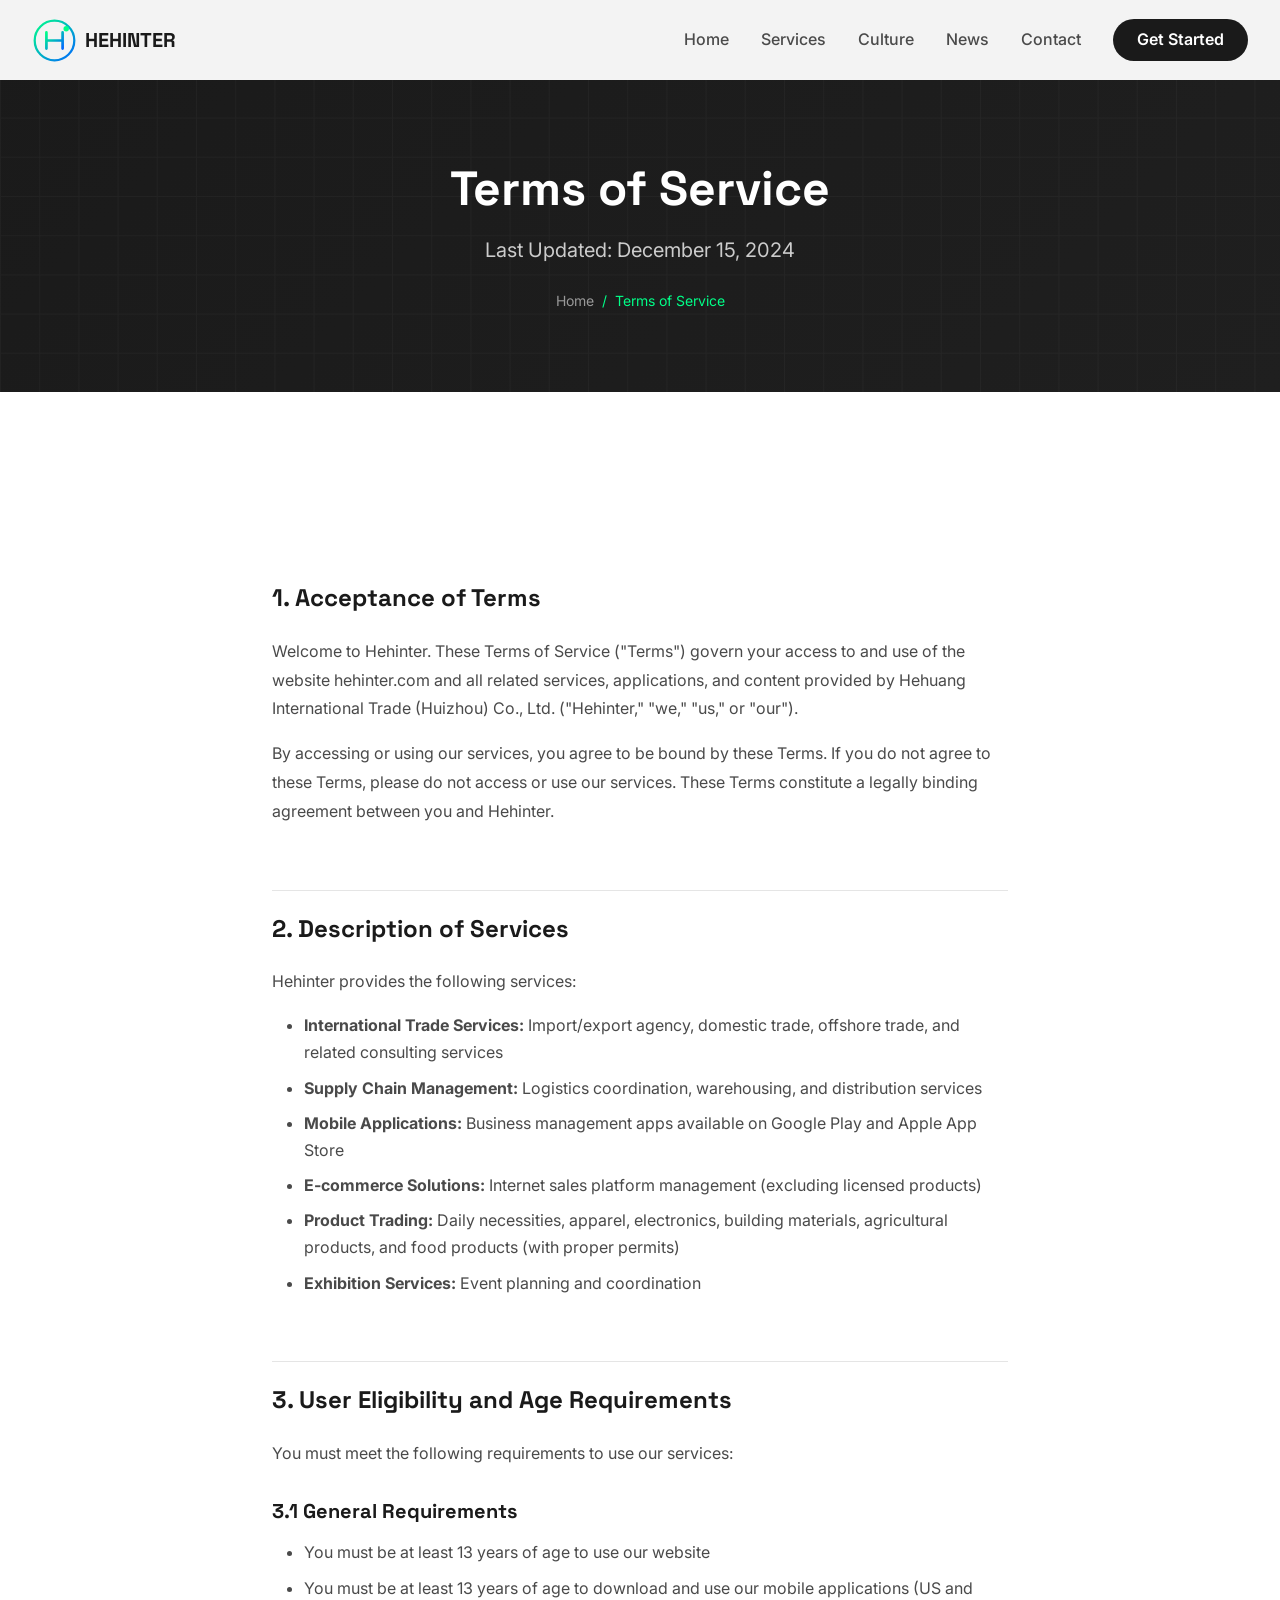
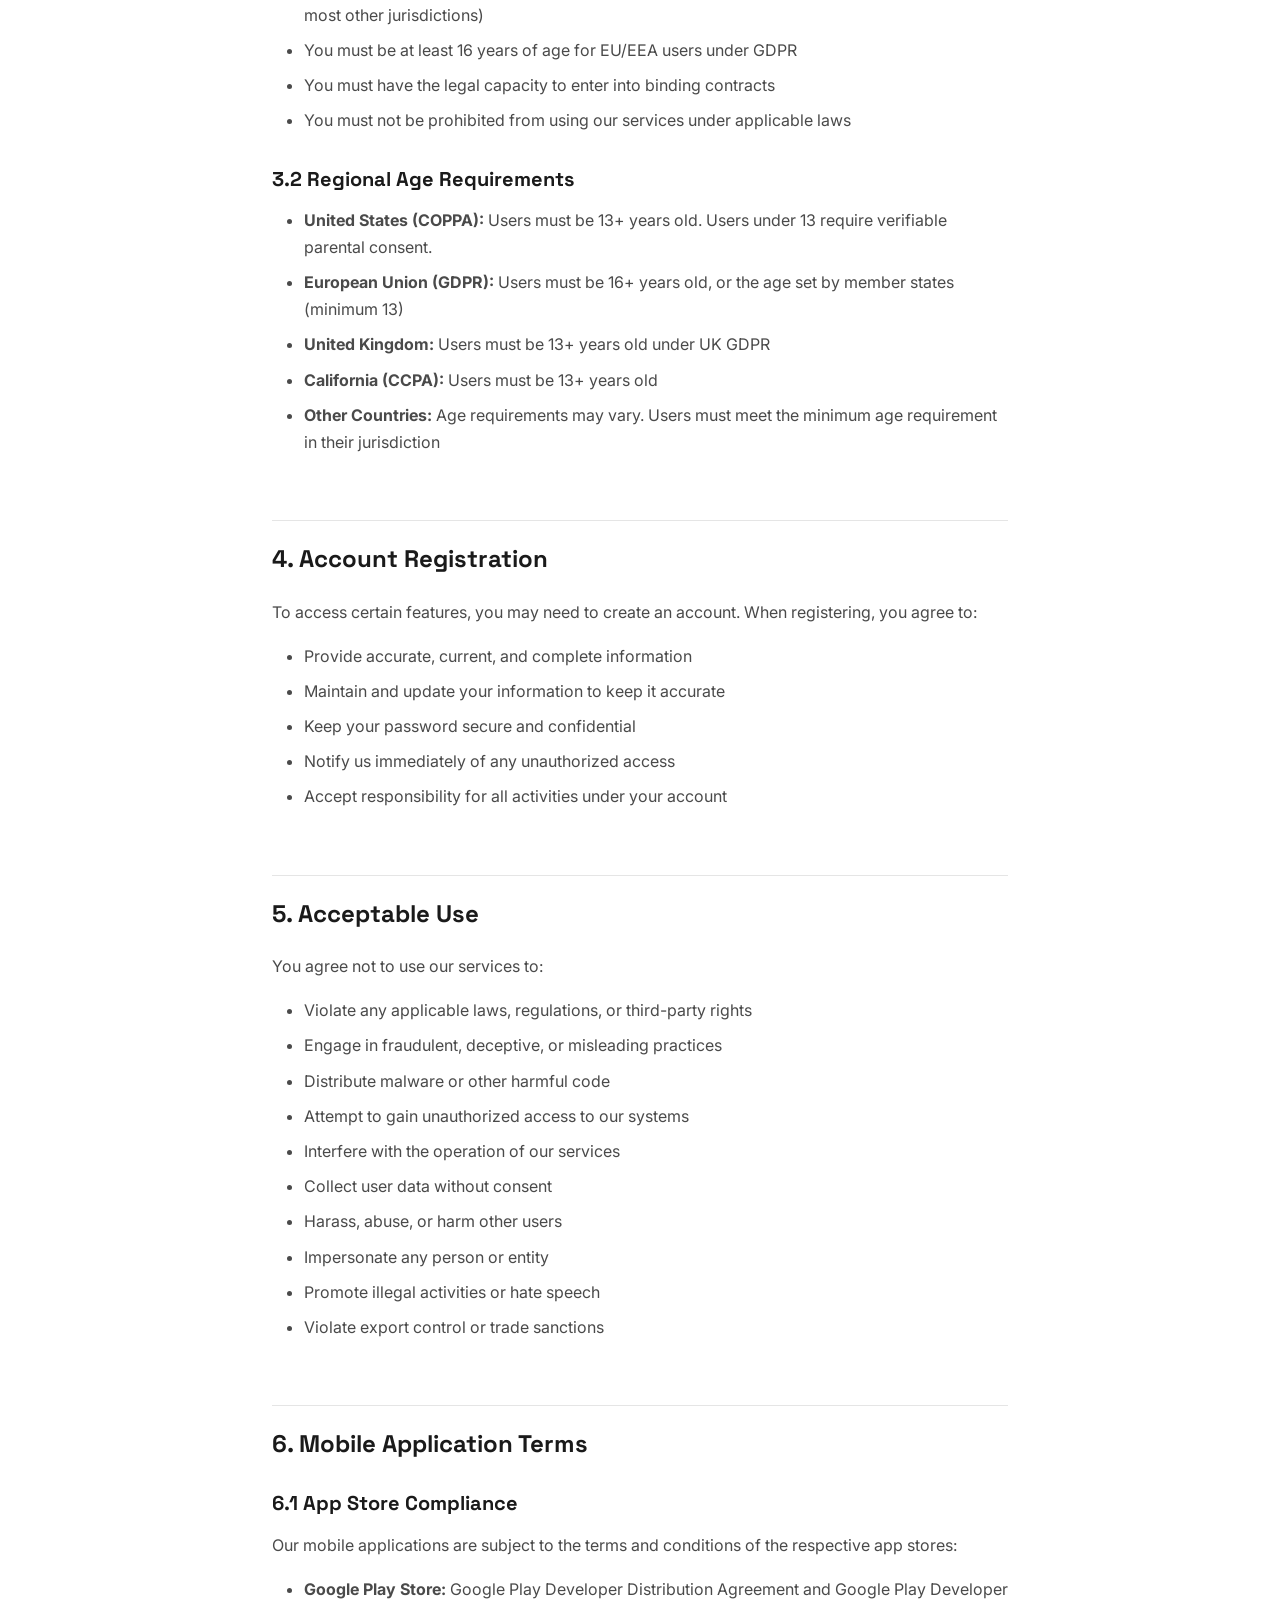
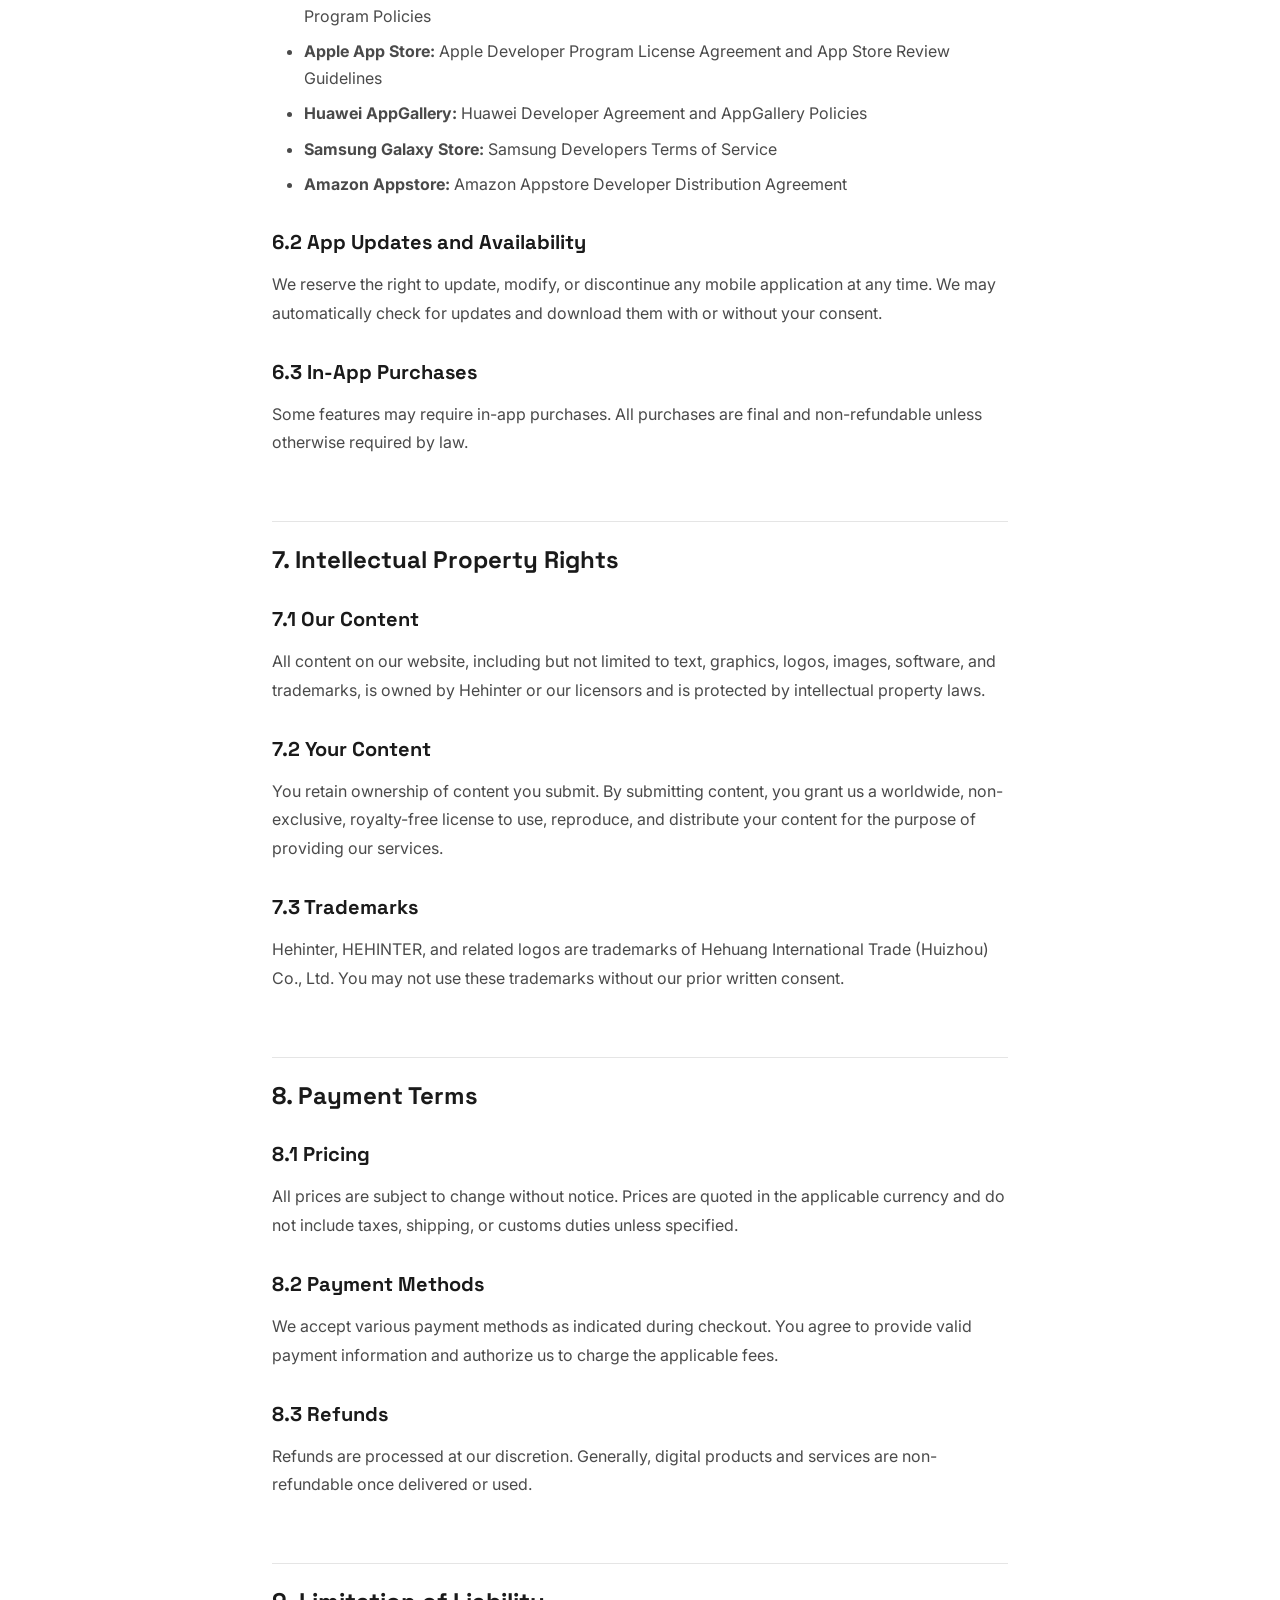
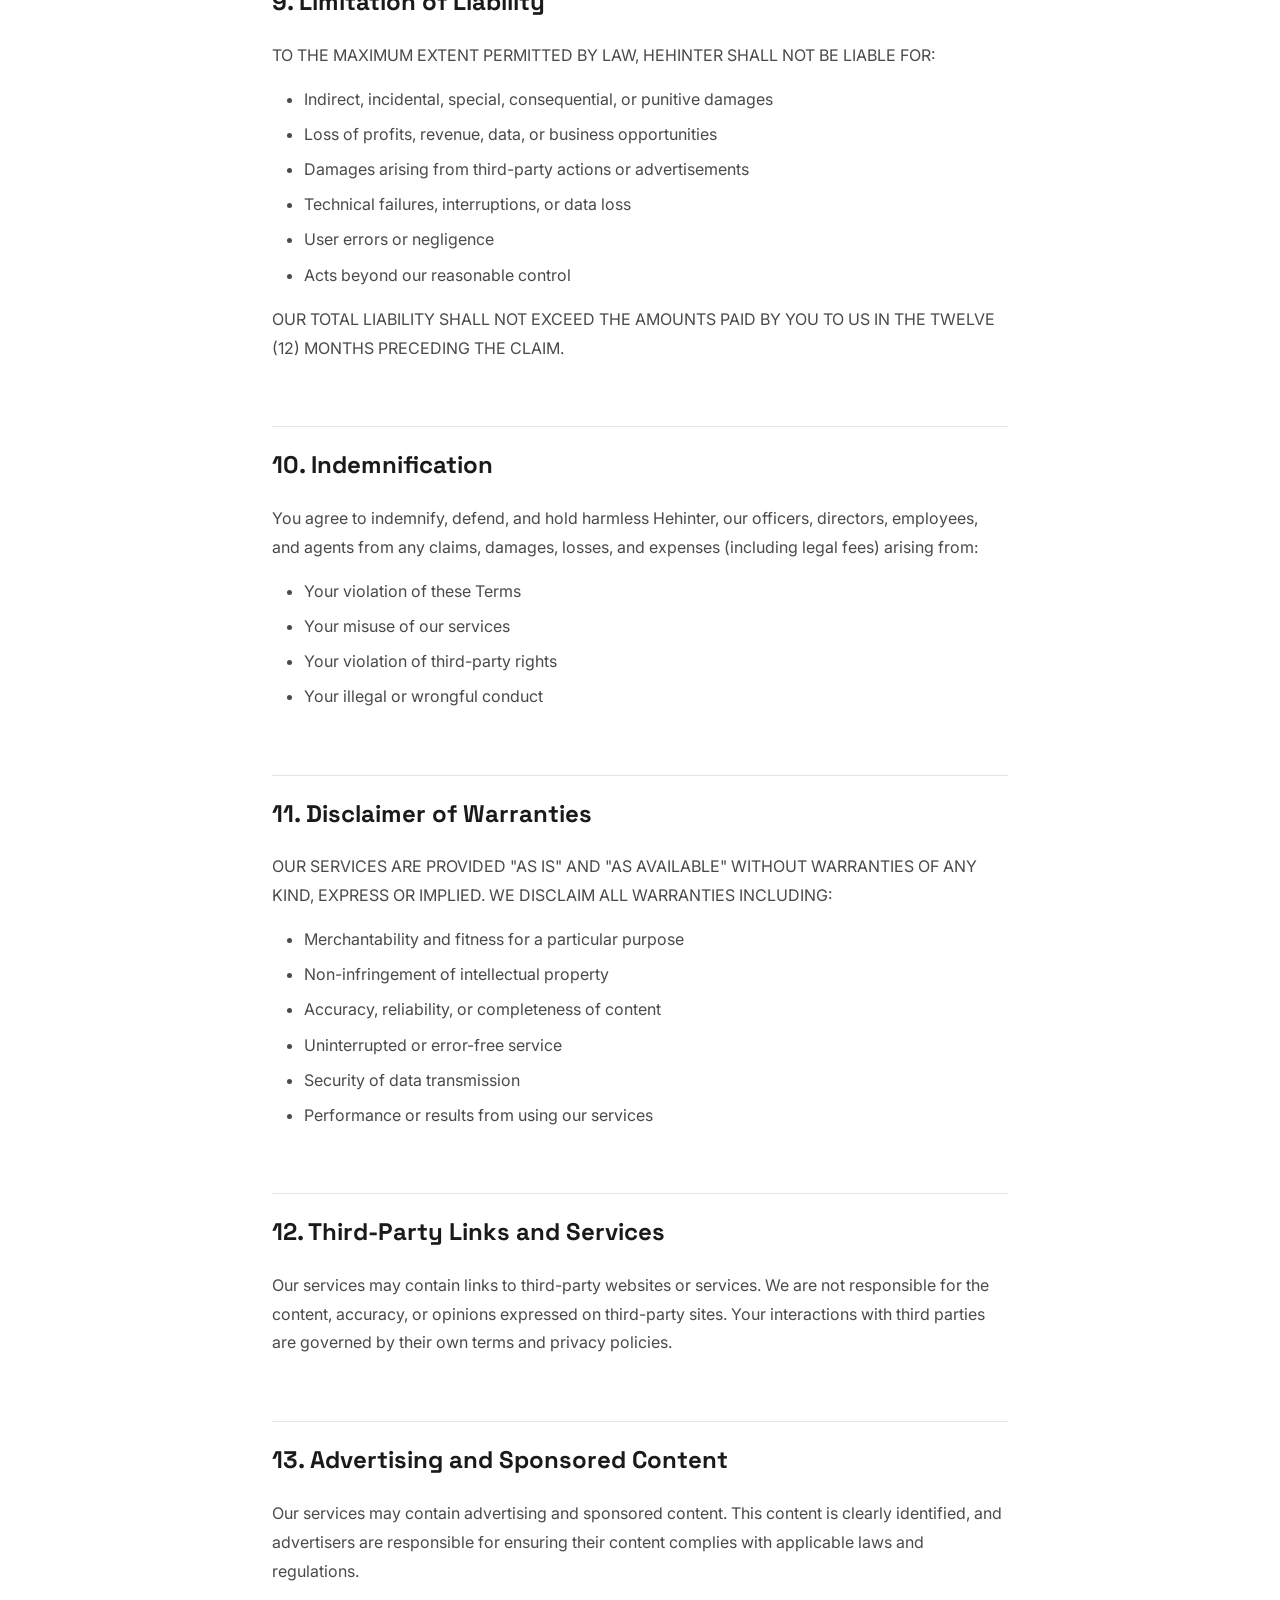
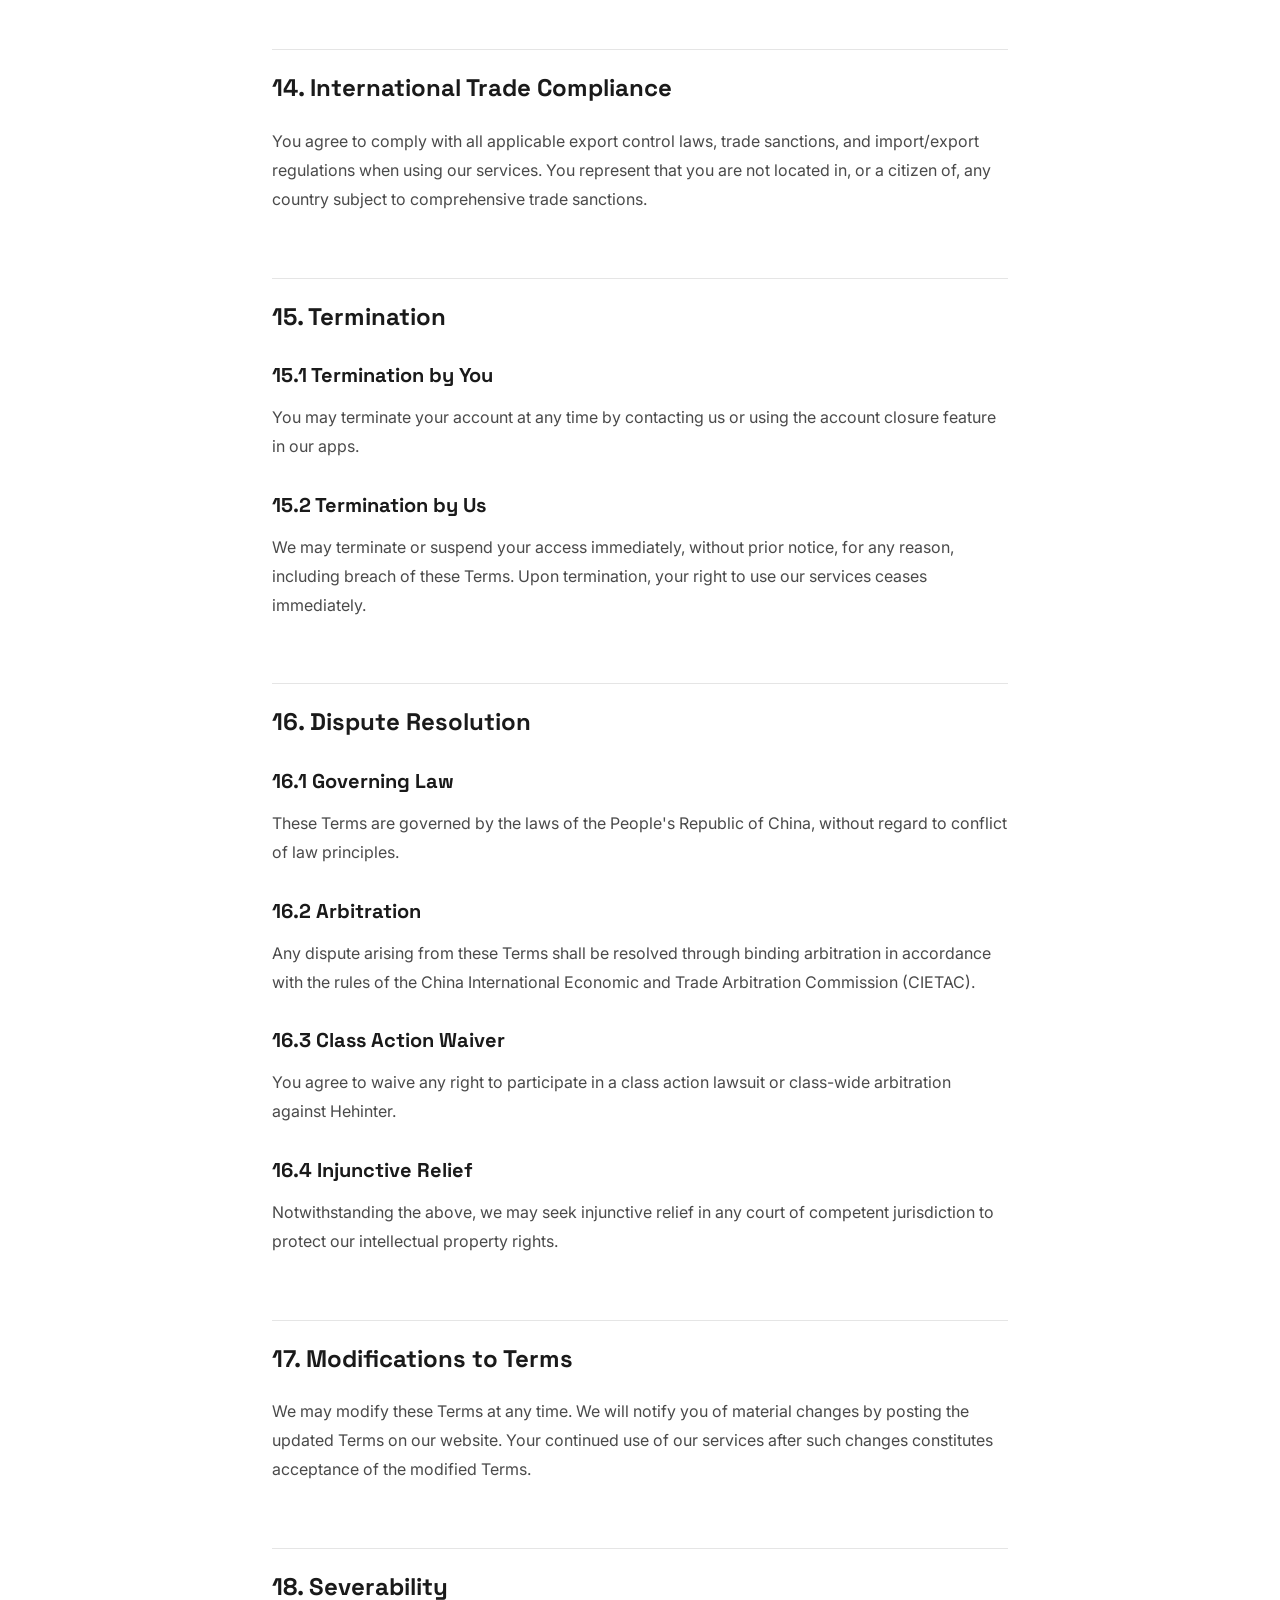
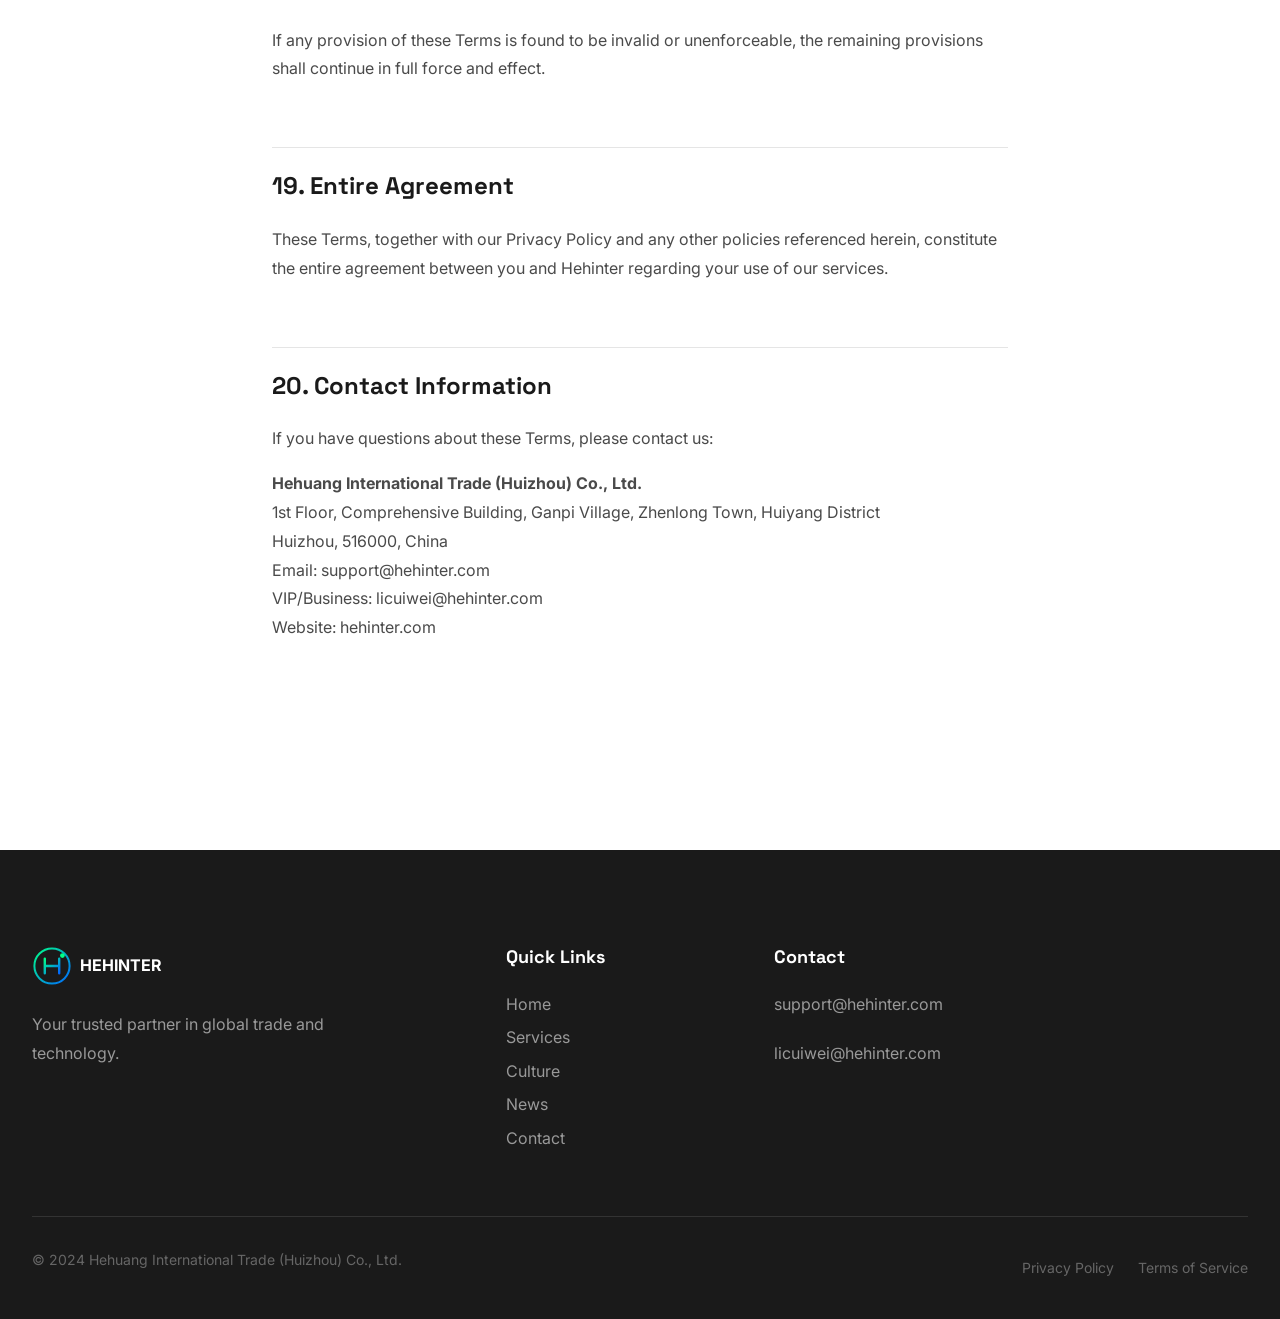
<file: terms-of-service.html>
<!DOCTYPE html>
<html lang="en">
<head>
    <meta charset="UTF-8">
    <meta name="viewport" content="width=device-width, initial-scale=1.0">
    <meta http-equiv="X-UA-Compatible" content="IE=edge">
    <title>Terms of Service - User Agreement | Hehinter</title>
    <meta name="description" content="Hehinter Terms of Service - Read our complete user agreement covering services, acceptable use, intellectual property, limitations of liability, and dispute resolution for our international trade and mobile app services.">
    <meta name="robots" content="noindex, nofollow">
    <link rel="canonical" href="https://hehinter.com/terms-of-service.html">
    <link rel="icon" type="image/svg+xml" href="data:image/svg+xml,%3Csvg xmlns='http://www.w3.org/2000/svg' viewBox='0 0 100 100'%3E%3Ccircle cx='50' cy='50' r='45' fill='none' stroke='%2300ff88' stroke-width='5'/%3E%3Cpath d='M35 30 L35 70 M35 50 L65 50 M65 30 L65 70' stroke='%2300ff88' stroke-width='6' stroke-linecap='round' fill='none'/%3E%3C/svg%3E">
    <link rel="preconnect" href="https://fonts.googleapis.com">
    <link rel="preconnect" href="https://fonts.gstatic.com" crossorigin>
    <link href="https://fonts.googleapis.com/css2?family=Inter:wght@300;400;500;600;700;800&family=Space+Grotesk:wght@400;500;600;700&display=swap" rel="stylesheet">
    <link rel="stylesheet" href="css/main.css">
    <link rel="stylesheet" href="css/animations.css">
</head>
<body>
    <header class="header">
        <div class="container">
            <div class="header-inner">
                <a href="index.html" class="logo">
                    <svg xmlns="http://www.w3.org/2000/svg" viewBox="0 0 50 50" width="45" height="45">
                        <defs><linearGradient id="lg1" x1="0%" y1="0%" x2="100%" y2="100%"><stop offset="0%" style="stop-color:#00ff88"/><stop offset="100%" style="stop-color:#0066ff"/></linearGradient></defs>
                        <circle cx="25" cy="25" r="22" fill="none" stroke="url(#lg1)" stroke-width="2.5"/>
                        <path d="M16 16 L16 34 M16 25 L34 25 M34 16 L34 34" stroke="url(#lg1)" stroke-width="3" stroke-linecap="round" fill="none"/>
                        <circle cx="38" cy="12" r="3" fill="#00ff88"/>
                    </svg>
                    <span class="logo-text">HEHINTER</span>
                </a>
                <nav class="nav-desktop">
                    <a href="index.html" class="nav-link">Home</a>
                    <a href="services.html" class="nav-link">Services</a>
                    <a href="culture.html" class="nav-link">Culture</a>
                    <a href="news.html" class="nav-link">News</a>
                    <a href="contact.html" class="nav-link">Contact</a>
                    <a href="contact.html" class="nav-cta">Get Started</a>
                </nav>
                <button class="menu-toggle"><span></span><span></span><span></span></button>
            </div>
        </div>
        <nav class="nav-mobile">
            <a href="index.html" class="nav-mobile-link">Home</a>
            <a href="services.html" class="nav-mobile-link">Services</a>
            <a href="culture.html" class="nav-mobile-link">Culture</a>
            <a href="news.html" class="nav-mobile-link">News</a>
            <a href="contact.html" class="nav-mobile-link">Contact</a>
        </nav>
    </header>

    <main>
        <section class="page-header">
            <div class="container">
                <div class="page-header-content">
                    <h1 class="reveal-up">Terms of Service</h1>
                    <p class="reveal-up">Last Updated: December 15, 2024</p>
                    <nav class="breadcrumb">
                        <a href="index.html">Home</a><span>/</span><span>Terms of Service</span>
                    </nav>
                </div>
            </div>
        </section>

        <section class="section">
            <div class="legal-content">
                <h2>1. Acceptance of Terms</h2>
                <p>Welcome to Hehinter. These Terms of Service ("Terms") govern your access to and use of the website hehinter.com and all related services, applications, and content provided by Hehuang International Trade (Huizhou) Co., Ltd. ("Hehinter," "we," "us," or "our").</p>
                <p>By accessing or using our services, you agree to be bound by these Terms. If you do not agree to these Terms, please do not access or use our services. These Terms constitute a legally binding agreement between you and Hehinter.</p>

                <h2>2. Description of Services</h2>
                <p>Hehinter provides the following services:</p>
                <ul>
                    <li><strong>International Trade Services:</strong> Import/export agency, domestic trade, offshore trade, and related consulting services</li>
                    <li><strong>Supply Chain Management:</strong> Logistics coordination, warehousing, and distribution services</li>
                    <li><strong>Mobile Applications:</strong> Business management apps available on Google Play and Apple App Store</li>
                    <li><strong>E-commerce Solutions:</strong> Internet sales platform management (excluding licensed products)</li>
                    <li><strong>Product Trading:</strong> Daily necessities, apparel, electronics, building materials, agricultural products, and food products (with proper permits)</li>
                    <li><strong>Exhibition Services:</strong> Event planning and coordination</li>
                </ul>

                <h2>3. User Eligibility and Age Requirements</h2>
                <p>You must meet the following requirements to use our services:</p>
                <h3>3.1 General Requirements</h3>
                <ul>
                    <li>You must be at least 13 years of age to use our website</li>
                    <li>You must be at least 13 years of age to download and use our mobile applications (US and most other jurisdictions)</li>
                    <li>You must be at least 16 years of age for EU/EEA users under GDPR</li>
                    <li>You must have the legal capacity to enter into binding contracts</li>
                    <li>You must not be prohibited from using our services under applicable laws</li>
                </ul>
                <h3>3.2 Regional Age Requirements</h3>
                <ul>
                    <li><strong>United States (COPPA):</strong> Users must be 13+ years old. Users under 13 require verifiable parental consent.</li>
                    <li><strong>European Union (GDPR):</strong> Users must be 16+ years old, or the age set by member states (minimum 13)</li>
                    <li><strong>United Kingdom:</strong> Users must be 13+ years old under UK GDPR</li>
                    <li><strong>California (CCPA):</strong> Users must be 13+ years old</li>
                    <li><strong>Other Countries:</strong> Age requirements may vary. Users must meet the minimum age requirement in their jurisdiction</li>
                </ul>

                <h2>4. Account Registration</h2>
                <p>To access certain features, you may need to create an account. When registering, you agree to:</p>
                <ul>
                    <li>Provide accurate, current, and complete information</li>
                    <li>Maintain and update your information to keep it accurate</li>
                    <li>Keep your password secure and confidential</li>
                    <li>Notify us immediately of any unauthorized access</li>
                    <li>Accept responsibility for all activities under your account</li>
                </ul>

                <h2>5. Acceptable Use</h2>
                <p>You agree not to use our services to:</p>
                <ul>
                    <li>Violate any applicable laws, regulations, or third-party rights</li>
                    <li>Engage in fraudulent, deceptive, or misleading practices</li>
                    <li>Distribute malware or other harmful code</li>
                    <li>Attempt to gain unauthorized access to our systems</li>
                    <li>Interfere with the operation of our services</li>
                    <li>Collect user data without consent</li>
                    <li>Harass, abuse, or harm other users</li>
                    <li>Impersonate any person or entity</li>
                    <li>Promote illegal activities or hate speech</li>
                    <li>Violate export control or trade sanctions</li>
                </ul>

                <h2>6. Mobile Application Terms</h2>
                <h3>6.1 App Store Compliance</h3>
                <p>Our mobile applications are subject to the terms and conditions of the respective app stores:</p>
                <ul>
                    <li><strong>Google Play Store:</strong> Google Play Developer Distribution Agreement and Google Play Developer Program Policies</li>
                    <li><strong>Apple App Store:</strong> Apple Developer Program License Agreement and App Store Review Guidelines</li>
                    <li><strong>Huawei AppGallery:</strong> Huawei Developer Agreement and AppGallery Policies</li>
                    <li><strong>Samsung Galaxy Store:</strong> Samsung Developers Terms of Service</li>
                    <li><strong>Amazon Appstore:</strong> Amazon Appstore Developer Distribution Agreement</li>
                </ul>
                <h3>6.2 App Updates and Availability</h3>
                <p>We reserve the right to update, modify, or discontinue any mobile application at any time. We may automatically check for updates and download them with or without your consent.</p>
                <h3>6.3 In-App Purchases</h3>
                <p>Some features may require in-app purchases. All purchases are final and non-refundable unless otherwise required by law.</p>

                <h2>7. Intellectual Property Rights</h2>
                <h3>7.1 Our Content</h3>
                <p>All content on our website, including but not limited to text, graphics, logos, images, software, and trademarks, is owned by Hehinter or our licensors and is protected by intellectual property laws.</p>
                <h3>7.2 Your Content</h3>
                <p>You retain ownership of content you submit. By submitting content, you grant us a worldwide, non-exclusive, royalty-free license to use, reproduce, and distribute your content for the purpose of providing our services.</p>
                <h3>7.3 Trademarks</h3>
                <p>Hehinter, HEHINTER, and related logos are trademarks of Hehuang International Trade (Huizhou) Co., Ltd. You may not use these trademarks without our prior written consent.</p>

                <h2>8. Payment Terms</h2>
                <h3>8.1 Pricing</h3>
                <p>All prices are subject to change without notice. Prices are quoted in the applicable currency and do not include taxes, shipping, or customs duties unless specified.</p>
                <h3>8.2 Payment Methods</h3>
                <p>We accept various payment methods as indicated during checkout. You agree to provide valid payment information and authorize us to charge the applicable fees.</p>
                <h3>8.3 Refunds</h3>
                <p>Refunds are processed at our discretion. Generally, digital products and services are non-refundable once delivered or used.</p>

                <h2>9. Limitation of Liability</h2>
                <p>TO THE MAXIMUM EXTENT PERMITTED BY LAW, HEHINTER SHALL NOT BE LIABLE FOR:</p>
                <ul>
                    <li>Indirect, incidental, special, consequential, or punitive damages</li>
                    <li>Loss of profits, revenue, data, or business opportunities</li>
                    <li>Damages arising from third-party actions or advertisements</li>
                    <li>Technical failures, interruptions, or data loss</li>
                    <li>User errors or negligence</li>
                    <li>Acts beyond our reasonable control</li>
                </ul>
                <p>OUR TOTAL LIABILITY SHALL NOT EXCEED THE AMOUNTS PAID BY YOU TO US IN THE TWELVE (12) MONTHS PRECEDING THE CLAIM.</p>

                <h2>10. Indemnification</h2>
                <p>You agree to indemnify, defend, and hold harmless Hehinter, our officers, directors, employees, and agents from any claims, damages, losses, and expenses (including legal fees) arising from:</p>
                <ul>
                    <li>Your violation of these Terms</li>
                    <li>Your misuse of our services</li>
                    <li>Your violation of third-party rights</li>
                    <li>Your illegal or wrongful conduct</li>
                </ul>

                <h2>11. Disclaimer of Warranties</h2>
                <p>OUR SERVICES ARE PROVIDED "AS IS" AND "AS AVAILABLE" WITHOUT WARRANTIES OF ANY KIND, EXPRESS OR IMPLIED. WE DISCLAIM ALL WARRANTIES INCLUDING:</p>
                <ul>
                    <li>Merchantability and fitness for a particular purpose</li>
                    <li>Non-infringement of intellectual property</li>
                    <li>Accuracy, reliability, or completeness of content</li>
                    <li>Uninterrupted or error-free service</li>
                    <li>Security of data transmission</li>
                    <li>Performance or results from using our services</li>
                </ul>

                <h2>12. Third-Party Links and Services</h2>
                <p>Our services may contain links to third-party websites or services. We are not responsible for the content, accuracy, or opinions expressed on third-party sites. Your interactions with third parties are governed by their own terms and privacy policies.</p>

                <h2>13. Advertising and Sponsored Content</h2>
                <p>Our services may contain advertising and sponsored content. This content is clearly identified, and advertisers are responsible for ensuring their content complies with applicable laws and regulations.</p>

                <h2>14. International Trade Compliance</h2>
                <p>You agree to comply with all applicable export control laws, trade sanctions, and import/export regulations when using our services. You represent that you are not located in, or a citizen of, any country subject to comprehensive trade sanctions.</p>

                <h2>15. Termination</h2>
                <h3>15.1 Termination by You</h3>
                <p>You may terminate your account at any time by contacting us or using the account closure feature in our apps.</p>
                <h3>15.2 Termination by Us</h3>
                <p>We may terminate or suspend your access immediately, without prior notice, for any reason, including breach of these Terms. Upon termination, your right to use our services ceases immediately.</p>

                <h2>16. Dispute Resolution</h2>
                <h3>16.1 Governing Law</h3>
                <p>These Terms are governed by the laws of the People's Republic of China, without regard to conflict of law principles.</p>
                <h3>16.2 Arbitration</h3>
                <p>Any dispute arising from these Terms shall be resolved through binding arbitration in accordance with the rules of the China International Economic and Trade Arbitration Commission (CIETAC).</p>
                <h3>16.3 Class Action Waiver</h3>
                <p>You agree to waive any right to participate in a class action lawsuit or class-wide arbitration against Hehinter.</p>
                <h3>16.4 Injunctive Relief</h3>
                <p>Notwithstanding the above, we may seek injunctive relief in any court of competent jurisdiction to protect our intellectual property rights.</p>

                <h2>17. Modifications to Terms</h2>
                <p>We may modify these Terms at any time. We will notify you of material changes by posting the updated Terms on our website. Your continued use of our services after such changes constitutes acceptance of the modified Terms.</p>

                <h2>18. Severability</h2>
                <p>If any provision of these Terms is found to be invalid or unenforceable, the remaining provisions shall continue in full force and effect.</p>

                <h2>19. Entire Agreement</h2>
                <p>These Terms, together with our Privacy Policy and any other policies referenced herein, constitute the entire agreement between you and Hehinter regarding your use of our services.</p>

                <h2>20. Contact Information</h2>
                <p>If you have questions about these Terms, please contact us:</p>
                <p>
                    <strong>Hehuang International Trade (Huizhou) Co., Ltd.</strong><br>
                    1st Floor, Comprehensive Building, Ganpi Village, Zhenlong Town, Huiyang District<br>
                    Huizhou, 516000, China<br>
                    Email: support@hehinter.com<br>
                    VIP/Business: licuiwei@hehinter.com<br>
                    Website: hehinter.com
                </p>
            </div>
        </section>
    </main>

    <footer class="footer">
        <div class="container">
            <div class="footer-top">
                <div class="footer-brand">
                    <a href="index.html" class="footer-logo">
                        <svg xmlns="http://www.w3.org/2000/svg" viewBox="0 0 50 50" width="40" height="40"><defs><linearGradient id="flg" x1="0%" y1="0%" x2="100%" y2="100%"><stop offset="0%" style="stop-color:#00ff88"/><stop offset="100%" style="stop-color:#0066ff"/></linearGradient></defs><circle cx="25" cy="25" r="22" fill="none" stroke="url(#flg)" stroke-width="2.5"/><path d="M16 16 L16 34 M16 25 L34 25 M34 16 L34 34" stroke="url(#flg)" stroke-width="3" stroke-linecap="round" fill="none"/><circle cx="38" cy="12" r="3" fill="#00ff88"/></svg>
                        <span style="color: var(--white); font-weight: 700;">HEHINTER</span>
                    </a>
                    <p>Your trusted partner in global trade and technology.</p>
                </div>
                <div class="footer-column"><h4>Quick Links</h4><nav class="footer-links"><a href="index.html">Home</a><a href="services.html">Services</a><a href="culture.html">Culture</a><a href="news.html">News</a><a href="contact.html">Contact</a></nav></div>
                <div class="footer-column"><h4>Contact</h4><div class="footer-links"><p style="color: var(--gray-400);">support@hehinter.com</p><p style="color: var(--gray-400);">licuiwei@hehinter.com</p></div></div>
            </div>
            <div class="footer-bottom">
                <p class="footer-copyright">&copy; 2024 Hehuang International Trade (Huizhou) Co., Ltd.</p>
                <nav class="footer-legal"><a href="privacy-policy.html">Privacy Policy</a><a href="terms-of-service.html">Terms of Service</a></nav>
            </div>
        </div>
    </footer>
    <script src="js/main.js"></script>
</body>
</html>
</file>
<file: css/main.css>
/* ==========================================================================
   Hehuang International Trade - Main Stylesheet
   Corporate Website for European and American Markets
   ========================================================================== */

/* --------------------------------------------------------------------------
   CSS Variables & Root Configuration
   -------------------------------------------------------------------------- */
:root {
    /* Primary Colors - Inspired by Lynk & Co's bold aesthetic */
    --primary-color: #1a1a1a;
    --secondary-color: #00ff88;
    --accent-color: #0066ff;
    --accent-secondary: #ff6b35;
    
    /* Neutral Colors */
    --white: #ffffff;
    --black: #000000;
    --gray-100: #f7f7f7;
    --gray-200: #e5e5e5;
    --gray-300: #cccccc;
    --gray-400: #999999;
    --gray-500: #666666;
    --gray-600: #4a4a4a;
    --gray-700: #333333;
    --gray-800: #1f1f1f;
    --gray-900: #1a1a1a;
    
    /* Gradient Colors */
    --gradient-primary: linear-gradient(135deg, var(--primary-color) 0%, var(--gray-800) 100%);
    --gradient-secondary: linear-gradient(135deg, var(--secondary-color) 0%, var(--accent-color) 100%);
    --gradient-accent: linear-gradient(135deg, var(--accent-color) 0%, var(--accent-secondary) 100%);
    --gradient-dark: linear-gradient(180deg, rgba(0,0,0,0) 0%, rgba(0,0,0,0.8) 100%);
    
    /* Typography */
    --font-primary: 'Inter', -apple-system, BlinkMacSystemFont, 'Segoe UI', Roboto, sans-serif;
    --font-secondary: 'Space Grotesk', var(--font-primary);
    
    /* Font Sizes */
    --text-xs: 0.75rem;
    --text-sm: 0.875rem;
    --text-base: 1rem;
    --text-lg: 1.125rem;
    --text-xl: 1.25rem;
    --text-2xl: 1.5rem;
    --text-3xl: 1.875rem;
    --text-4xl: 2.25rem;
    --text-5xl: 3rem;
    --text-6xl: 3.75rem;
    --text-7xl: 4.5rem;
    
    /* Spacing */
    --spacing-xs: 0.25rem;
    --spacing-sm: 0.5rem;
    --spacing-md: 1rem;
    --spacing-lg: 1.5rem;
    --spacing-xl: 2rem;
    --spacing-2xl: 3rem;
    --spacing-3xl: 4rem;
    --spacing-4xl: 6rem;
    --spacing-5xl: 8rem;
    
    /* Layout */
    --container-max: 1400px;
    --container-padding: 2rem;
    
    /* Border Radius */
    --radius-sm: 4px;
    --radius-md: 8px;
    --radius-lg: 12px;
    --radius-xl: 20px;
    --radius-2xl: 30px;
    --radius-full: 9999px;
    
    /* Shadows */
    --shadow-sm: 0 2px 4px rgba(0,0,0,0.05);
    --shadow-md: 0 4px 6px rgba(0,0,0,0.07);
    --shadow-lg: 0 10px 15px rgba(0,0,0,0.1);
    --shadow-xl: 0 20px 25px rgba(0,0,0,0.15);
    --shadow-2xl: 0 25px 50px rgba(0,0,0,0.25);
    --shadow-glow: 0 0 40px rgba(0, 255, 136, 0.3);
    
    /* Transitions */
    --transition-fast: 0.15s ease;
    --transition-base: 0.3s ease;
    --transition-slow: 0.5s ease;
    --transition-bounce: 0.5s cubic-bezier(0.68, -0.55, 0.265, 1.55);
    
    /* Z-index layers */
    --z-dropdown: 100;
    --z-sticky: 200;
    --z-fixed: 300;
    --z-modal-backdrop: 400;
    --z-modal: 500;
    --z-tooltip: 600;
}

/* --------------------------------------------------------------------------
   Reset & Base Styles
   -------------------------------------------------------------------------- */
*,
*::before,
*::after {
    margin: 0;
    padding: 0;
    box-sizing: border-box;
}

html {
    scroll-behavior: smooth;
    -webkit-font-smoothing: antialiased;
    -moz-osx-font-smoothing: grayscale;
}

body {
    font-family: var(--font-primary);
    font-size: var(--text-base);
    line-height: 1.6;
    color: var(--gray-700);
    background-color: var(--white);
    overflow-x: hidden;
}

body.no-scroll {
    overflow: hidden;
}

img {
    max-width: 100%;
    height: auto;
    display: block;
}

a {
    text-decoration: none;
    color: inherit;
    transition: var(--transition-base);
}

button {
    font-family: inherit;
    cursor: pointer;
    border: none;
    background: none;
}

ul, ol {
    list-style: none;
}

/* --------------------------------------------------------------------------
   Typography
   -------------------------------------------------------------------------- */
h1, h2, h3, h4, h5, h6 {
    font-family: var(--font-secondary);
    font-weight: 700;
    color: var(--primary-color);
    line-height: 1.2;
}

h1 { font-size: var(--text-5xl); }
h2 { font-size: var(--text-4xl); }
h3 { font-size: var(--text-3xl); }
h4 { font-size: var(--text-2xl); }
h5 { font-size: var(--text-xl); }
h6 { font-size: var(--text-lg); }

p {
    margin-bottom: var(--spacing-md);
}

.text-gradient {
    background: var(--gradient-secondary);
    -webkit-background-clip: text;
    -webkit-text-fill-color: transparent;
    background-clip: text;
}

/* --------------------------------------------------------------------------
   Layout Components
   -------------------------------------------------------------------------- */
.container {
    width: 100%;
    max-width: var(--container-max);
    margin: 0 auto;
    padding: 0 var(--container-padding);
}

.section {
    padding: var(--spacing-5xl) 0;
    position: relative;
}

.section-dark {
    background-color: var(--primary-color);
    color: var(--white);
}

.section-gray {
    background-color: var(--gray-100);
}

/* --------------------------------------------------------------------------
   Header & Navigation
   -------------------------------------------------------------------------- */
.header {
    position: fixed;
    top: 0;
    left: 0;
    right: 0;
    z-index: var(--z-fixed);
    background: rgba(255, 255, 255, 0.95);
    backdrop-filter: blur(20px);
    -webkit-backdrop-filter: blur(20px);
    transition: var(--transition-base);
}

.header.scrolled {
    box-shadow: var(--shadow-lg);
}

.header-inner {
    display: flex;
    align-items: center;
    justify-content: space-between;
    height: 80px;
}

.logo {
    display: flex;
    align-items: center;
    gap: var(--spacing-sm);
}

.logo svg {
    height: 45px;
    width: auto;
}

.logo-text {
    font-family: var(--font-secondary);
    font-size: var(--text-xl);
    font-weight: 700;
    color: var(--primary-color);
}

.nav-desktop {
    display: flex;
    align-items: center;
    gap: var(--spacing-xl);
}

.nav-link {
    position: relative;
    font-weight: 500;
    color: var(--gray-600);
    padding: var(--spacing-sm) 0;
    transition: var(--transition-base);
}

.nav-link::after {
    content: '';
    position: absolute;
    bottom: 0;
    left: 0;
    width: 0;
    height: 2px;
    background: var(--secondary-color);
    transition: var(--transition-base);
}

.nav-link:hover,
.nav-link.active {
    color: var(--primary-color);
}

.nav-link:hover::after,
.nav-link.active::after {
    width: 100%;
}

.nav-cta {
    background: var(--primary-color);
    color: var(--white);
    padding: var(--spacing-sm) var(--spacing-lg);
    border-radius: var(--radius-full);
    font-weight: 600;
    transition: var(--transition-base);
}

.nav-cta:hover {
    background: var(--secondary-color);
    transform: translateY(-2px);
}

/* Mobile Menu Toggle */
.menu-toggle {
    display: none;
    flex-direction: column;
    justify-content: space-between;
    width: 28px;
    height: 20px;
    cursor: pointer;
}

.menu-toggle span {
    display: block;
    width: 100%;
    height: 2px;
    background: var(--primary-color);
    transition: var(--transition-base);
}

.menu-toggle.active span:nth-child(1) {
    transform: rotate(45deg) translate(6px, 6px);
}

.menu-toggle.active span:nth-child(2) {
    opacity: 0;
}

.menu-toggle.active span:nth-child(3) {
    transform: rotate(-45deg) translate(6px, -6px);
}

/* Mobile Navigation */
.nav-mobile {
    position: fixed;
    top: 80px;
    left: 0;
    right: 0;
    bottom: 0;
    background: var(--white);
    padding: var(--spacing-xl);
    transform: translateX(100%);
    transition: var(--transition-slow);
    z-index: var(--z-fixed);
    overflow-y: auto;
}

.nav-mobile.active {
    transform: translateX(0);
}

.nav-mobile-link {
    display: block;
    padding: var(--spacing-md) 0;
    font-size: var(--text-xl);
    font-weight: 600;
    color: var(--primary-color);
    border-bottom: 1px solid var(--gray-200);
}

.nav-mobile-link:hover {
    color: var(--secondary-color);
}

/* --------------------------------------------------------------------------
   Hero Section
   -------------------------------------------------------------------------- */
.hero {
    min-height: 100vh;
    display: flex;
    align-items: center;
    position: relative;
    overflow: hidden;
    background: var(--gradient-primary);
}

.hero-background {
    position: absolute;
    inset: 0;
    z-index: 0;
}

.hero-background::before {
    content: '';
    position: absolute;
    inset: 0;
    background: url('data:image/svg+xml,<svg xmlns="http://www.w3.org/2000/svg" viewBox="0 0 100 100"><defs><pattern id="grid" width="10" height="10" patternUnits="userSpaceOnUse"><path d="M 10 0 L 0 0 0 10" fill="none" stroke="rgba(255,255,255,0.03)" stroke-width="0.5"/></pattern></defs><rect fill="url(%23grid)" width="100" height="100"/></svg>');
    opacity: 0.5;
}

.hero-content {
    position: relative;
    z-index: 1;
    max-width: 900px;
    color: var(--white);
}

.hero-badge {
    display: inline-flex;
    align-items: center;
    gap: var(--spacing-sm);
    background: rgba(255, 255, 255, 0.1);
    padding: var(--spacing-sm) var(--spacing-md);
    border-radius: var(--radius-full);
    font-size: var(--text-sm);
    margin-bottom: var(--spacing-lg);
    backdrop-filter: blur(10px);
}

.hero-badge-dot {
    width: 8px;
    height: 8px;
    background: var(--secondary-color);
    border-radius: 50%;
    animation: pulse 2s infinite;
}

.hero-title {
    font-size: clamp(2.5rem, 8vw, 5rem);
    font-weight: 800;
    line-height: 1.1;
    margin-bottom: var(--spacing-lg);
    color: var(--white);
}

.hero-title span {
    display: block;
}

.hero-title .highlight {
    background: var(--gradient-secondary);
    -webkit-background-clip: text;
    -webkit-text-fill-color: transparent;
    background-clip: text;
}

.hero-description {
    font-size: var(--text-xl);
    color: var(--gray-300);
    max-width: 600px;
    margin-bottom: var(--spacing-2xl);
    line-height: 1.8;
}

.hero-buttons {
    display: flex;
    flex-wrap: wrap;
    gap: var(--spacing-md);
}

.btn {
    display: inline-flex;
    align-items: center;
    justify-content: center;
    gap: var(--spacing-sm);
    padding: var(--spacing-md) var(--spacing-xl);
    font-weight: 600;
    border-radius: var(--radius-full);
    transition: var(--transition-base);
}

.btn-primary {
    background: var(--secondary-color);
    color: var(--primary-color);
}

.btn-primary:hover {
    background: var(--white);
    transform: translateY(-3px);
    box-shadow: var(--shadow-glow);
}

.btn-secondary {
    background: transparent;
    color: var(--white);
    border: 2px solid var(--white);
}

.btn-secondary:hover {
    background: var(--white);
    color: var(--primary-color);
}

.btn svg {
    width: 20px;
    height: 20px;
}

.hero-stats {
    display: grid;
    grid-template-columns: repeat(4, 1fr);
    gap: var(--spacing-xl);
    margin-top: var(--spacing-4xl);
    padding-top: var(--spacing-2xl);
    border-top: 1px solid rgba(255, 255, 255, 0.1);
}

.stat-item {
    text-align: left;
}

.stat-number {
    font-size: var(--text-4xl);
    font-weight: 800;
    color: var(--secondary-color);
    font-family: var(--font-secondary);
}

.stat-label {
    font-size: var(--text-sm);
    color: var(--gray-400);
    margin-top: var(--spacing-xs);
}

/* Hero Visual Elements */
.hero-visual {
    position: absolute;
    right: -5%;
    top: 50%;
    transform: translateY(-50%);
    width: 50%;
    height: 80%;
    pointer-events: none;
}

.hero-shape {
    position: absolute;
    border-radius: 50%;
    filter: blur(80px);
    opacity: 0.6;
    animation: float 6s ease-in-out infinite;
}

.hero-shape-1 {
    width: 400px;
    height: 400px;
    background: var(--secondary-color);
    top: 10%;
    right: 20%;
    animation-delay: 0s;
}

.hero-shape-2 {
    width: 300px;
    height: 300px;
    background: var(--accent-color);
    bottom: 20%;
    right: 40%;
    animation-delay: 2s;
}

.hero-shape-3 {
    width: 200px;
    height: 200px;
    background: var(--accent-secondary);
    top: 40%;
    right: 10%;
    animation-delay: 4s;
}

/* --------------------------------------------------------------------------
   Features & Services Cards
   -------------------------------------------------------------------------- */
.features-grid {
    display: grid;
    grid-template-columns: repeat(3, 1fr);
    gap: var(--spacing-xl);
}

.feature-card {
    background: var(--white);
    border-radius: var(--radius-xl);
    padding: var(--spacing-2xl);
    transition: var(--transition-base);
    border: 1px solid var(--gray-200);
    position: relative;
    overflow: hidden;
}

.feature-card::before {
    content: '';
    position: absolute;
    top: 0;
    left: 0;
    right: 0;
    height: 4px;
    background: var(--gradient-secondary);
    transform: scaleX(0);
    transform-origin: left;
    transition: var(--transition-base);
}

.feature-card:hover {
    transform: translateY(-10px);
    box-shadow: var(--shadow-2xl);
    border-color: transparent;
}

.feature-card:hover::before {
    transform: scaleX(1);
}

.feature-icon {
    width: 70px;
    height: 70px;
    background: var(--gray-100);
    border-radius: var(--radius-lg);
    display: flex;
    align-items: center;
    justify-content: center;
    margin-bottom: var(--spacing-lg);
    transition: var(--transition-base);
}

.feature-card:hover .feature-icon {
    background: var(--secondary-color);
}

.feature-icon svg {
    width: 35px;
    height: 35px;
    color: var(--primary-color);
}

.feature-title {
    font-size: var(--text-xl);
    margin-bottom: var(--spacing-md);
}

.feature-description {
    color: var(--gray-500);
    line-height: 1.7;
}

/* --------------------------------------------------------------------------
   App Section
   -------------------------------------------------------------------------- */
.app-section {
    position: relative;
    overflow: hidden;
}

.app-content {
    display: grid;
    grid-template-columns: 1fr 1fr;
    gap: var(--spacing-4xl);
    align-items: center;
}

.app-info {
    padding-right: var(--spacing-2xl);
}

.app-info h2 {
    margin-bottom: var(--spacing-lg);
}

.app-info p {
    color: var(--gray-500);
    margin-bottom: var(--spacing-xl);
}

.app-features {
    display: flex;
    flex-direction: column;
    gap: var(--spacing-md);
}

.app-feature-item {
    display: flex;
    align-items: center;
    gap: var(--spacing-md);
}

.app-feature-icon {
    width: 48px;
    height: 48px;
    background: var(--secondary-color);
    border-radius: var(--radius-md);
    display: flex;
    align-items: center;
    justify-content: center;
    flex-shrink: 0;
}

.app-feature-icon svg {
    width: 24px;
    height: 24px;
    color: var(--primary-color);
}

.app-visual {
    position: relative;
    display: flex;
    justify-content: center;
    align-items: center;
}

.app-phone {
    position: relative;
    width: 300px;
    height: 600px;
    background: var(--primary-color);
    border-radius: 40px;
    padding: 10px;
    box-shadow: var(--shadow-2xl);
    transform: perspective(1000px) rotateY(-5deg);
    transition: var(--transition-slow);
}

.app-phone:hover {
    transform: perspective(1000px) rotateY(0deg);
}

.app-phone-screen {
    width: 100%;
    height: 100%;
    background: linear-gradient(180deg, #1a1a1a 0%, #2d2d2d 100%);
    border-radius: 32px;
    overflow: hidden;
    display: flex;
    flex-direction: column;
    align-items: center;
    padding: 20px;
}

.app-screen-header {
    width: 100%;
    padding: 10px;
    display: flex;
    justify-content: space-between;
    align-items: center;
}

.app-screen-time {
    font-size: 14px;
    font-weight: 600;
    color: white;
}

.app-screen-notch {
    width: 80px;
    height: 24px;
    background: black;
    border-radius: 20px;
}

.app-screen-content {
    flex: 1;
    display: flex;
    flex-direction: column;
    align-items: center;
    justify-content: center;
    gap: 15px;
}

.app-screen-icon {
    width: 60px;
    height: 60px;
    background: var(--secondary-color);
    border-radius: 15px;
}

.app-screen-text {
    width: 80%;
    height: 8px;
    background: var(--gray-600);
    border-radius: 4px;
}

.app-float-card {
    position: absolute;
    background: var(--white);
    border-radius: var(--radius-lg);
    padding: var(--spacing-md);
    box-shadow: var(--shadow-xl);
    animation: floatCard 3s ease-in-out infinite;
}

.app-float-card-1 {
    top: 15%;
    left: -20%;
    animation-delay: 0s;
}

.app-float-card-2 {
    bottom: 25%;
    right: -15%;
    animation-delay: 1.5s;
}

.app-float-card svg {
    width: 30px;
    height: 30px;
    color: var(--secondary-color);
}

/* --------------------------------------------------------------------------
   About/Stats Section
   -------------------------------------------------------------------------- */
.about-stats {
    display: grid;
    grid-template-columns: repeat(4, 1fr);
    gap: var(--spacing-2xl);
}

.about-stat {
    text-align: center;
    padding: var(--spacing-2xl);
    background: var(--gray-900);
    border-radius: var(--radius-xl);
    transition: var(--transition-base);
}

.about-stat:hover {
    transform: translateY(-5px);
    background: var(--gray-800);
}

.about-stat-number {
    font-size: var(--text-5xl);
    font-weight: 800;
    color: var(--secondary-color);
    font-family: var(--font-secondary);
    line-height: 1;
}

.about-stat-label {
    font-size: var(--text-lg);
    color: var(--gray-400);
    margin-top: var(--spacing-md);
}

/* --------------------------------------------------------------------------
   News/Blog Grid
   -------------------------------------------------------------------------- */
.news-grid {
    display: grid;
    grid-template-columns: repeat(3, 1fr);
    gap: var(--spacing-xl);
}

.news-card {
    background: var(--white);
    border-radius: var(--radius-xl);
    overflow: hidden;
    transition: var(--transition-base);
    border: 1px solid var(--gray-200);
}

.news-card:hover {
    transform: translateY(-8px);
    box-shadow: var(--shadow-xl);
}

.news-image {
    height: 200px;
    background: var(--gradient-primary);
    position: relative;
    overflow: hidden;
}

.news-image::before {
    content: '';
    position: absolute;
    inset: 0;
    background: rgba(0, 0, 0, 0.3);
    opacity: 0;
    transition: var(--transition-base);
}

.news-card:hover .news-image::before {
    opacity: 1;
}

.news-category {
    position: absolute;
    top: var(--spacing-md);
    left: var(--spacing-md);
    background: var(--secondary-color);
    color: var(--primary-color);
    padding: var(--spacing-xs) var(--spacing-md);
    border-radius: var(--radius-full);
    font-size: var(--text-xs);
    font-weight: 600;
}

.news-content {
    padding: var(--spacing-xl);
}

.news-date {
    font-size: var(--text-sm);
    color: var(--gray-400);
    margin-bottom: var(--spacing-sm);
}

.news-title {
    font-size: var(--text-xl);
    margin-bottom: var(--spacing-md);
    line-height: 1.4;
}

.news-excerpt {
    color: var(--gray-500);
    font-size: var(--text-sm);
    line-height: 1.6;
}

.news-link {
    display: inline-flex;
    align-items: center;
    gap: var(--spacing-sm);
    color: var(--secondary-color);
    font-weight: 600;
    margin-top: var(--spacing-md);
}

.news-link svg {
    width: 16px;
    height: 16px;
    transition: var(--transition-base);
}

.news-link:hover svg {
    transform: translateX(5px);
}

/* --------------------------------------------------------------------------
   CTA Section
   -------------------------------------------------------------------------- */
.cta-section {
    background: var(--gradient-secondary);
    padding: var(--spacing-4xl) 0;
    position: relative;
    overflow: hidden;
}

.cta-section::before {
    content: '';
    position: absolute;
    inset: 0;
    background: url('data:image/svg+xml,<svg xmlns="http://www.w3.org/2000/svg" viewBox="0 0 100 100"><circle cx="20" cy="20" r="2" fill="rgba(0,0,0,0.1)"/><circle cx="80" cy="80" r="3" fill="rgba(0,0,0,0.1)"/><circle cx="50" cy="50" r="1.5" fill="rgba(0,0,0,0.1)"/></svg>');
}

.cta-content {
    position: relative;
    text-align: center;
    color: var(--primary-color);
}

.cta-content h2 {
    font-size: var(--text-4xl);
    margin-bottom: var(--spacing-md);
}

.cta-content p {
    font-size: var(--text-xl);
    opacity: 0.8;
    max-width: 600px;
    margin: 0 auto var(--spacing-2xl);
}

.cta-buttons {
    display: flex;
    justify-content: center;
    gap: var(--spacing-md);
    flex-wrap: wrap;
}

.btn-dark {
    background: var(--primary-color);
    color: var(--white);
}

.btn-dark:hover {
    background: var(--gray-800);
    transform: translateY(-3px);
}

.btn-outline-dark {
    background: transparent;
    color: var(--primary-color);
    border: 2px solid var(--primary-color);
}

.btn-outline-dark:hover {
    background: var(--primary-color);
    color: var(--white);
}

/* --------------------------------------------------------------------------
   Footer
   -------------------------------------------------------------------------- */
.footer {
    background: var(--primary-color);
    color: var(--white);
    padding-top: var(--spacing-4xl);
}

.footer-top {
    display: grid;
    grid-template-columns: 2fr 1fr 1fr 1fr;
    gap: var(--spacing-3xl);
    padding-bottom: var(--spacing-3xl);
    border-bottom: 1px solid var(--gray-700);
}

.footer-brand {
    max-width: 350px;
}

.footer-logo {
    display: flex;
    align-items: center;
    gap: var(--spacing-sm);
    margin-bottom: var(--spacing-lg);
}

.footer-logo svg {
    height: 40px;
}

.footer-brand p {
    color: var(--gray-400);
    line-height: 1.8;
}

.footer-social {
    display: flex;
    gap: var(--spacing-md);
    margin-top: var(--spacing-lg);
}

.footer-social a {
    width: 40px;
    height: 40px;
    background: var(--gray-800);
    border-radius: var(--radius-md);
    display: flex;
    align-items: center;
    justify-content: center;
    transition: var(--transition-base);
}

.footer-social a:hover {
    background: var(--secondary-color);
    transform: translateY(-3px);
}

.footer-social svg {
    width: 20px;
    height: 20px;
}

.footer-column h4 {
    color: var(--white);
    font-size: var(--text-lg);
    margin-bottom: var(--spacing-lg);
}

.footer-links {
    display: flex;
    flex-direction: column;
    gap: var(--spacing-sm);
}

.footer-links a {
    color: var(--gray-400);
    transition: var(--transition-base);
}

.footer-links a:hover {
    color: var(--secondary-color);
    padding-left: var(--spacing-sm);
}

.footer-bottom {
    display: flex;
    justify-content: space-between;
    align-items: center;
    padding: var(--spacing-xl) 0;
    flex-wrap: wrap;
    gap: var(--spacing-md);
}

.footer-copyright {
    color: var(--gray-500);
    font-size: var(--text-sm);
}

.footer-legal {
    display: flex;
    gap: var(--spacing-lg);
}

.footer-legal a {
    color: var(--gray-500);
    font-size: var(--text-sm);
    transition: var(--transition-base);
}

.footer-legal a:hover {
    color: var(--secondary-color);
}

/* --------------------------------------------------------------------------
   Page Headers
   -------------------------------------------------------------------------- */
.page-header {
    padding: 160px 0 80px;
    background: var(--gradient-primary);
    text-align: center;
    color: var(--white);
    position: relative;
    overflow: hidden;
}

.page-header::before {
    content: '';
    position: absolute;
    inset: 0;
    background: url('data:image/svg+xml,<svg xmlns="http://www.w3.org/2000/svg" viewBox="0 0 100 100"><defs><pattern id="grid" width="10" height="10" patternUnits="userSpaceOnUse"><path d="M 10 0 L 0 0 0 10" fill="none" stroke="rgba(255,255,255,0.03)" stroke-width="0.5"/></pattern></defs><rect fill="url(%23grid)" width="100" height="100"/></svg>');
}

.page-header-content {
    position: relative;
}

.page-header h1 {
    font-size: var(--text-5xl);
    color: var(--white);
    margin-bottom: var(--spacing-md);
}

.page-header p {
    font-size: var(--text-xl);
    color: var(--gray-300);
    max-width: 600px;
    margin: 0 auto;
}

.breadcrumb {
    display: flex;
    justify-content: center;
    gap: var(--spacing-sm);
    margin-top: var(--spacing-lg);
    font-size: var(--text-sm);
    color: var(--gray-400);
}

.breadcrumb a:hover {
    color: var(--secondary-color);
}

.breadcrumb span {
    color: var(--secondary-color);
}

/* --------------------------------------------------------------------------
   Services Page Specific
   -------------------------------------------------------------------------- */
.service-detail {
    display: grid;
    grid-template-columns: 1fr 1fr;
    gap: var(--spacing-4xl);
    align-items: center;
    margin-bottom: var(--spacing-4xl);
}

.service-detail:nth-child(even) {
    direction: rtl;
}

.service-detail:nth-child(even) > * {
    direction: ltr;
}

.service-detail-content h3 {
    font-size: var(--text-3xl);
    margin-bottom: var(--spacing-md);
}

.service-detail-content p {
    color: var(--gray-500);
    margin-bottom: var(--spacing-lg);
}

.service-detail-list {
    display: flex;
    flex-direction: column;
    gap: var(--spacing-sm);
}

.service-detail-list li {
    display: flex;
    align-items: center;
    gap: var(--spacing-sm);
    color: var(--gray-600);
}

.service-detail-list svg {
    width: 20px;
    height: 20px;
    color: var(--secondary-color);
}

.service-detail-visual {
    height: 400px;
    background: var(--gradient-primary);
    border-radius: var(--radius-2xl);
    position: relative;
    overflow: hidden;
}

.service-detail-visual::before {
    content: '';
    position: absolute;
    inset: 0;
    background: rgba(0, 255, 136, 0.1);
}

/* --------------------------------------------------------------------------
   Culture Page
   -------------------------------------------------------------------------- */
.values-grid {
    display: grid;
    grid-template-columns: repeat(4, 1fr);
    gap: var(--spacing-xl);
}

.value-card {
    text-align: center;
    padding: var(--spacing-2xl);
    background: var(--white);
    border-radius: var(--radius-xl);
    transition: var(--transition-base);
    border: 1px solid var(--gray-200);
}

.value-card:hover {
    transform: translateY(-8px);
    box-shadow: var(--shadow-xl);
    border-color: var(--secondary-color);
}

.value-icon {
    width: 80px;
    height: 80px;
    background: var(--gradient-secondary);
    border-radius: var(--radius-lg);
    display: flex;
    align-items: center;
    justify-content: center;
    margin: 0 auto var(--spacing-lg);
}

.value-icon svg {
    width: 40px;
    height: 40px;
    color: var(--primary-color);
}

.value-title {
    font-size: var(--text-xl);
    margin-bottom: var(--spacing-sm);
}

.value-description {
    color: var(--gray-500);
    font-size: var(--text-sm);
}

/* Timeline */
.timeline {
    position: relative;
    max-width: 1000px;
    margin: 0 auto;
}

.timeline::before {
    content: '';
    position: absolute;
    left: 50%;
    top: 0;
    bottom: 0;
    width: 2px;
    background: var(--gray-200);
    transform: translateX(-50%);
}

.timeline-item {
    display: flex;
    justify-content: flex-end;
    padding-right: 50%;
    position: relative;
    margin-bottom: var(--spacing-3xl);
}

.timeline-item:nth-child(even) {
    justify-content: flex-start;
    padding-right: 0;
    padding-left: 50%;
}

.timeline-content {
    background: var(--white);
    padding: var(--spacing-xl);
    border-radius: var(--radius-xl);
    max-width: 400px;
    box-shadow: var(--shadow-lg);
    position: relative;
}

.timeline-content::before {
    content: '';
    position: absolute;
    top: 50%;
    width: 20px;
    height: 20px;
    background: var(--secondary-color);
    border-radius: 50%;
    transform: translateY(-50%);
}

.timeline-item:nth-child(odd) .timeline-content::before {
    right: -60px;
}

.timeline-item:nth-child(even) .timeline-content::before {
    left: -60px;
}

.timeline-year {
    font-size: var(--text-2xl);
    font-weight: 800;
    color: var(--secondary-color);
    margin-bottom: var(--spacing-sm);
}

.timeline-title {
    font-size: var(--text-lg);
    margin-bottom: var(--spacing-sm);
}

.timeline-description {
    color: var(--gray-500);
    font-size: var(--text-sm);
}

/* Team Grid */
.team-grid {
    display: grid;
    grid-template-columns: repeat(4, 1fr);
    gap: var(--spacing-xl);
}

.team-card {
    text-align: center;
}

.team-image {
    width: 200px;
    height: 200px;
    background: var(--gradient-primary);
    border-radius: 50%;
    margin: 0 auto var(--spacing-lg);
    position: relative;
    overflow: hidden;
}

.team-image::before {
    content: '';
    position: absolute;
    inset: 0;
    background: rgba(0, 255, 136, 0.2);
}

.team-name {
    font-size: var(--text-xl);
    margin-bottom: var(--spacing-xs);
}

.team-role {
    color: var(--gray-500);
    font-size: var(--text-sm);
}

/* --------------------------------------------------------------------------
   Contact Page
   -------------------------------------------------------------------------- */
.contact-grid {
    display: grid;
    grid-template-columns: 1fr 1.5fr;
    gap: var(--spacing-3xl);
}

.contact-info {
    background: var(--primary-color);
    color: var(--white);
    padding: var(--spacing-3xl);
    border-radius: var(--radius-2xl);
}

.contact-info h3 {
    font-size: var(--text-2xl);
    color: var(--white);
    margin-bottom: var(--spacing-xl);
}

.contact-item {
    display: flex;
    align-items: flex-start;
    gap: var(--spacing-md);
    margin-bottom: var(--spacing-xl);
}

.contact-icon {
    width: 50px;
    height: 50px;
    background: var(--gray-800);
    border-radius: var(--radius-md);
    display: flex;
    align-items: center;
    justify-content: center;
    flex-shrink: 0;
}

.contact-icon svg {
    width: 24px;
    height: 24px;
    color: var(--secondary-color);
}

.contact-item h4 {
    color: var(--white);
    font-size: var(--text-base);
    margin-bottom: var(--spacing-xs);
}

.contact-item p {
    color: var(--gray-400);
    font-size: var(--text-sm);
}

.contact-form {
    background: var(--white);
    padding: var(--spacing-3xl);
    border-radius: var(--radius-2xl);
    box-shadow: var(--shadow-lg);
}

.contact-form h3 {
    font-size: var(--text-2xl);
    margin-bottom: var(--spacing-xl);
}

.form-grid {
    display: grid;
    grid-template-columns: 1fr 1fr;
    gap: var(--spacing-lg);
}

.form-group {
    margin-bottom: var(--spacing-lg);
}

.form-group.full-width {
    grid-column: span 2;
}

.form-group label {
    display: block;
    font-weight: 600;
    margin-bottom: var(--spacing-sm);
    color: var(--gray-700);
}

.form-group input,
.form-group textarea,
.form-group select {
    width: 100%;
    padding: var(--spacing-md);
    border: 2px solid var(--gray-200);
    border-radius: var(--radius-md);
    font-family: inherit;
    font-size: var(--text-base);
    transition: var(--transition-base);
}

.form-group input:focus,
.form-group textarea:focus,
.form-group select:focus {
    outline: none;
    border-color: var(--secondary-color);
}

.form-group textarea {
    min-height: 150px;
    resize: vertical;
}

/* --------------------------------------------------------------------------
   Legal Pages
   -------------------------------------------------------------------------- */
.legal-content {
    max-width: 800px;
    margin: 0 auto;
    padding: var(--spacing-3xl) var(--spacing-xl);
}

.legal-content h2 {
    font-size: var(--text-2xl);
    margin-top: var(--spacing-3xl);
    margin-bottom: var(--spacing-lg);
    padding-top: var(--spacing-lg);
    border-top: 1px solid var(--gray-200);
}

.legal-content h2:first-child {
    margin-top: 0;
    padding-top: 0;
    border-top: none;
}

.legal-content h3 {
    font-size: var(--text-xl);
    margin-top: var(--spacing-xl);
    margin-bottom: var(--spacing-md);
}

.legal-content p {
    color: var(--gray-600);
    margin-bottom: var(--spacing-md);
    line-height: 1.8;
}

.legal-content ul,
.legal-content ol {
    margin-bottom: var(--spacing-md);
    padding-left: var(--spacing-xl);
}

.legal-content li {
    color: var(--gray-600);
    margin-bottom: var(--spacing-sm);
    line-height: 1.7;
}

.legal-content ul li {
    list-style-type: disc;
}

.legal-content ol li {
    list-style-type: decimal;
}

.legal-content a {
    color: var(--accent-color);
    text-decoration: underline;
}

.legal-content a:hover {
    color: var(--secondary-color);
}

.ad-platforms-grid {
    display: grid;
    grid-template-columns: repeat(3, 1fr);
    gap: var(--spacing-md);
    margin: var(--spacing-lg) 0;
}

.ad-platform-card {
    background: var(--gray-100);
    padding: var(--spacing-md);
    border-radius: var(--radius-md);
    text-align: center;
    font-weight: 600;
    color: var(--gray-700);
}

.ad-types-section {
    background: var(--gray-100);
    padding: var(--spacing-xl);
    border-radius: var(--radius-lg);
    margin: var(--spacing-lg) 0;
}

.ad-type-item {
    display: flex;
    align-items: center;
    gap: var(--spacing-md);
    padding: var(--spacing-md) 0;
    border-bottom: 1px solid var(--gray-200);
}

.ad-type-item:last-child {
    border-bottom: none;
}

.ad-type-icon {
    width: 50px;
    height: 50px;
    background: var(--secondary-color);
    border-radius: var(--radius-md);
    display: flex;
    align-items: center;
    justify-content: center;
}

.ad-type-icon svg {
    width: 24px;
    height: 24px;
    color: var(--primary-color);
}

/* --------------------------------------------------------------------------
   Utilities
   -------------------------------------------------------------------------- */
.text-center { text-align: center; }
.text-left { text-align: left; }
.text-right { text-align: right; }

.mb-0 { margin-bottom: 0; }
.mb-1 { margin-bottom: var(--spacing-sm); }
.mb-2 { margin-bottom: var(--spacing-md); }
.mb-3 { margin-bottom: var(--spacing-lg); }
.mb-4 { margin-bottom: var(--spacing-xl); }
.mb-5 { margin-bottom: var(--spacing-2xl); }

.mt-0 { margin-top: 0; }
.mt-1 { margin-top: var(--spacing-sm); }
.mt-2 { margin-top: var(--spacing-md); }
.mt-3 { margin-top: var(--spacing-lg); }
.mt-4 { margin-top: var(--spacing-xl); }
.mt-5 { margin-top: var(--spacing-2xl); }

.sr-only {
    position: absolute;
    width: 1px;
    height: 1px;
    padding: 0;
    margin: -1px;
    overflow: hidden;
    clip: rect(0, 0, 0, 0);
    white-space: nowrap;
    border: 0;
}

/* ==========================================================================
   Responsive Design
   ========================================================================== */

/* Large Desktop */
@media (max-width: 1200px) {
    .hero-stats {
        grid-template-columns: repeat(2, 1fr);
    }
    
    .features-grid {
        grid-template-columns: repeat(2, 1fr);
    }
    
    .footer-top {
        grid-template-columns: 1fr 1fr;
    }
    
    .about-stats {
        grid-template-columns: repeat(2, 1fr);
    }
}

/* Tablet */
@media (max-width: 992px) {
    :root {
        --text-5xl: 2.5rem;
        --text-4xl: 2rem;
        --text-3xl: 1.75rem;
    }
    
    .nav-desktop {
        display: none;
    }
    
    .menu-toggle {
        display: flex;
    }
    
    .hero-visual {
        display: none;
    }
    
    .app-content {
        grid-template-columns: 1fr;
    }
    
    .app-info {
        padding-right: 0;
        text-align: center;
    }
    
    .app-features {
        align-items: center;
    }
    
    .app-visual {
        margin-top: var(--spacing-2xl);
    }
    
    .service-detail {
        grid-template-columns: 1fr;
    }
    
    .service-detail:nth-child(even) {
        direction: ltr;
    }
    
    .contact-grid {
        grid-template-columns: 1fr;
    }
    
    .timeline::before {
        left: 20px;
    }
    
    .timeline-item,
    .timeline-item:nth-child(even) {
        padding-left: 60px;
        padding-right: 0;
        justify-content: flex-start;
    }
    
    .timeline-content::before,
    .timeline-item:nth-child(odd) .timeline-content::before,
    .timeline-item:nth-child(even) .timeline-content::before {
        left: -50px;
        right: auto;
    }
}

/* Mobile */
@media (max-width: 768px) {
    :root {
        --container-padding: 1.5rem;
        --text-5xl: 2rem;
        --text-4xl: 1.75rem;
        --text-3xl: 1.5rem;
    }
    
    .section {
        padding: var(--spacing-4xl) 0;
    }
    
    .hero-stats {
        grid-template-columns: repeat(2, 1fr);
        gap: var(--spacing-lg);
    }
    
    .stat-number {
        font-size: var(--text-3xl);
    }
    
    .features-grid,
    .news-grid {
        grid-template-columns: 1fr;
    }
    
    .values-grid,
    .team-grid {
        grid-template-columns: repeat(2, 1fr);
    }
    
    .footer-top {
        grid-template-columns: 1fr;
        gap: var(--spacing-2xl);
    }
    
    .footer-bottom {
        flex-direction: column;
        text-align: center;
    }
    
    .form-grid {
        grid-template-columns: 1fr;
    }
    
    .form-group.full-width {
        grid-column: span 1;
    }
    
    .page-header {
        padding: 120px 0 60px;
    }
    
    .ad-platforms-grid {
        grid-template-columns: 1fr;
    }
    
    .app-phone {
        width: 260px;
        height: 520px;
    }
}

/* Small Mobile */
@media (max-width: 480px) {
    .hero-buttons {
        flex-direction: column;
    }
    
    .btn {
        width: 100%;
    }
    
    .values-grid,
    .team-grid {
        grid-template-columns: 1fr;
    }
    
    .about-stats {
        grid-template-columns: 1fr;
    }
    
    .hero-stats {
        grid-template-columns: 1fr;
    }
}
</file>
<file: css/animations.css>
/* ==========================================================================
   Hehuang International Trade - Animations & Effects
   Rich animations inspired by Lynk & Co's modern aesthetic
   ========================================================================== */

/* --------------------------------------------------------------------------
   Keyframe Animations
   -------------------------------------------------------------------------- */

/* Pulse Animation */
@keyframes pulse {
    0%, 100% {
        opacity: 1;
        transform: scale(1);
    }
    50% {
        opacity: 0.5;
        transform: scale(1.2);
    }
}

/* Float Animation */
@keyframes float {
    0%, 100% {
        transform: translateY(0) rotate(0deg);
    }
    25% {
        transform: translateY(-20px) rotate(2deg);
    }
    50% {
        transform: translateY(-10px) rotate(0deg);
    }
    75% {
        transform: translateY(-30px) rotate(-2deg);
    }
}

/* Float Card Animation */
@keyframes floatCard {
    0%, 100% {
        transform: translateY(0) translateX(0);
    }
    50% {
        transform: translateY(-15px) translateX(5px);
    }
}

/* Fade In Up */
@keyframes fadeInUp {
    from {
        opacity: 0;
        transform: translateY(30px);
    }
    to {
        opacity: 1;
        transform: translateY(0);
    }
}

/* Fade In Down */
@keyframes fadeInDown {
    from {
        opacity: 0;
        transform: translateY(-30px);
    }
    to {
        opacity: 1;
        transform: translateY(0);
    }
}

/* Fade In Left */
@keyframes fadeInLeft {
    from {
        opacity: 0;
        transform: translateX(-30px);
    }
    to {
        opacity: 1;
        transform: translateX(0);
    }
}

/* Fade In Right */
@keyframes fadeInRight {
    from {
        opacity: 0;
        transform: translateX(30px);
    }
    to {
        opacity: 1;
        transform: translateX(0);
    }
}

/* Scale In */
@keyframes scaleIn {
    from {
        opacity: 0;
        transform: scale(0.9);
    }
    to {
        opacity: 1;
        transform: scale(1);
    }
}

/* Slide In From Bottom */
@keyframes slideInFromBottom {
    from {
        transform: translateY(100%);
        opacity: 0;
    }
    to {
        transform: translateY(0);
        opacity: 1;
    }
}

/* Rotate Animation */
@keyframes rotate {
    from {
        transform: rotate(0deg);
    }
    to {
        transform: rotate(360deg);
    }
}

/* Bounce Animation */
@keyframes bounce {
    0%, 20%, 50%, 80%, 100% {
        transform: translateY(0);
    }
    40% {
        transform: translateY(-20px);
    }
    60% {
        transform: translateY(-10px);
    }
}

/* Shimmer Effect */
@keyframes shimmer {
    0% {
        background-position: -200% 0;
    }
    100% {
        background-position: 200% 0;
    }
}

/* Glow Pulse */
@keyframes glowPulse {
    0%, 100% {
        box-shadow: 0 0 20px rgba(0, 255, 136, 0.3);
    }
    50% {
        box-shadow: 0 0 40px rgba(0, 255, 136, 0.6);
    }
}

/* Line Grow */
@keyframes lineGrow {
    from {
        width: 0;
    }
    to {
        width: 100%;
    }
}

/* Count Up Animation Helper */
@keyframes countUp {
    from {
        opacity: 0;
        transform: translateY(10px);
    }
    to {
        opacity: 1;
        transform: translateY(0);
    }
}

/* Gradient Shift */
@keyframes gradientShift {
    0% {
        background-position: 0% 50%;
    }
    50% {
        background-position: 100% 50%;
    }
    100% {
        background-position: 0% 50%;
    }
}

/* Reveal Animation */
@keyframes reveal {
    from {
        clip-path: inset(0 100% 0 0);
    }
    to {
        clip-path: inset(0 0 0 0);
    }
}

/* Text Reveal */
@keyframes textReveal {
    from {
        clip-path: inset(0 100% 0 0);
    }
    to {
        clip-path: inset(0 0 0 0);
    }
}

/* Ripple Effect */
@keyframes ripple {
    0% {
        transform: scale(1);
        opacity: 1;
    }
    100% {
        transform: scale(1.5);
        opacity: 0;
    }
}

/* Border Draw */
@keyframes borderDraw {
    from {
        stroke-dashoffset: 1000;
    }
    to {
        stroke-dashoffset: 0;
    }
}

/* Marquee */
@keyframes marquee {
    0% {
        transform: translateX(0);
    }
    100% {
        transform: translateX(-50%);
    }
}

/* --------------------------------------------------------------------------
   Animation Classes
   -------------------------------------------------------------------------- */

/* Initial State */
.animate-on-scroll {
    opacity: 0;
}

/* Fade Animations */
.fade-in-up {
    animation: fadeInUp 0.8s ease forwards;
}

.fade-in-down {
    animation: fadeInDown 0.8s ease forwards;
}

.fade-in-left {
    animation: fadeInLeft 0.8s ease forwards;
}

.fade-in-right {
    animation: fadeInRight 0.8s ease forwards;
}

.scale-in {
    animation: scaleIn 0.6s ease forwards;
}

/* Delay Classes */
.delay-100 { animation-delay: 0.1s; }
.delay-200 { animation-delay: 0.2s; }
.delay-300 { animation-delay: 0.3s; }
.delay-400 { animation-delay: 0.4s; }
.delay-500 { animation-delay: 0.5s; }
.delay-600 { animation-delay: 0.6s; }
.delay-700 { animation-delay: 0.7s; }
.delay-800 { animation-delay: 0.8s; }

/* Duration Classes */
.duration-fast { animation-duration: 0.3s; }
.duration-normal { animation-duration: 0.5s; }
.duration-slow { animation-duration: 0.8s; }
.duration-very-slow { animation-duration: 1.2s; }

/* --------------------------------------------------------------------------
   Hover Animations
   -------------------------------------------------------------------------- */

/* 3D Tilt Effect */
.tilt-hover {
    transition: transform 0.3s ease;
    transform-style: preserve-3d;
}

.tilt-hover:hover {
    transform: perspective(1000px) rotateX(5deg) rotateY(5deg);
}

/* Lift Effect */
.lift-hover {
    transition: transform 0.3s ease, box-shadow 0.3s ease;
}

.lift-hover:hover {
    transform: translateY(-10px);
    box-shadow: 0 20px 40px rgba(0, 0, 0, 0.15);
}

/* Glow Effect */
.glow-hover {
    transition: box-shadow 0.3s ease;
}

.glow-hover:hover {
    box-shadow: 0 0 30px rgba(0, 255, 136, 0.4);
}

/* Scale Effect */
.scale-hover {
    transition: transform 0.3s ease;
}

.scale-hover:hover {
    transform: scale(1.05);
}

/* Color Shift */
.color-shift {
    transition: background-color 0.3s ease, color 0.3s ease;
}

/* Border Animation */
.border-animate {
    position: relative;
    overflow: hidden;
}

.border-animate::after {
    content: '';
    position: absolute;
    bottom: 0;
    left: 0;
    width: 0;
    height: 3px;
    background: linear-gradient(90deg, var(--secondary-color), var(--accent-color));
    transition: width 0.3s ease;
}

.border-animate:hover::after {
    width: 100%;
}

/* Icon Animation */
.icon-animate {
    transition: transform 0.3s ease;
}

.icon-animate:hover {
    transform: scale(1.1) rotate(5deg);
}

/* Button Animation */
.btn-animate {
    position: relative;
    overflow: hidden;
}

.btn-animate::before {
    content: '';
    position: absolute;
    top: 50%;
    left: 50%;
    width: 0;
    height: 0;
    background: rgba(255, 255, 255, 0.2);
    border-radius: 50%;
    transform: translate(-50%, -50%);
    transition: width 0.6s ease, height 0.6s ease;
}

.btn-animate:hover::before {
    width: 300px;
    height: 300px;
}

/* --------------------------------------------------------------------------
   Scroll Reveal Animations
   -------------------------------------------------------------------------- */

/* Reveal from bottom */
.reveal-up {
    opacity: 0;
    transform: translateY(50px);
    transition: opacity 0.8s ease, transform 0.8s ease;
}

.reveal-up.revealed {
    opacity: 1;
    transform: translateY(0);
}

/* Reveal from left */
.reveal-left {
    opacity: 0;
    transform: translateX(-50px);
    transition: opacity 0.8s ease, transform 0.8s ease;
}

.reveal-left.revealed {
    opacity: 1;
    transform: translateX(0);
}

/* Reveal from right */
.reveal-right {
    opacity: 0;
    transform: translateX(50px);
    transition: opacity 0.8s ease, transform 0.8s ease;
}

.reveal-right.revealed {
    opacity: 1;
    transform: translateX(0);
}

/* Reveal with scale */
.reveal-scale {
    opacity: 0;
    transform: scale(0.8);
    transition: opacity 0.8s ease, transform 0.8s ease;
}

.reveal-scale.revealed {
    opacity: 1;
    transform: scale(1);
}

/* Reveal with rotate */
.reveal-rotate {
    opacity: 0;
    transform: rotate(-10deg);
    transition: opacity 0.8s ease, transform 0.8s ease;
}

.reveal-rotate.revealed {
    opacity: 1;
    transform: rotate(0);
}

/* Stagger children animation */
.stagger-children > * {
    opacity: 0;
    transform: translateY(20px);
    transition: opacity 0.5s ease, transform 0.5s ease;
}

.stagger-children.revealed > *:nth-child(1) { transition-delay: 0.1s; }
.stagger-children.revealed > *:nth-child(2) { transition-delay: 0.2s; }
.stagger-children.revealed > *:nth-child(3) { transition-delay: 0.3s; }
.stagger-children.revealed > *:nth-child(4) { transition-delay: 0.4s; }
.stagger-children.revealed > *:nth-child(5) { transition-delay: 0.5s; }
.stagger-children.revealed > *:nth-child(6) { transition-delay: 0.6s; }
.stagger-children.revealed > *:nth-child(7) { transition-delay: 0.7s; }
.stagger-children.revealed > *:nth-child(8) { transition-delay: 0.8s; }

.stagger-children.revealed > * {
    opacity: 1;
    transform: translateY(0);
}

/* --------------------------------------------------------------------------
   Loading Animations
   -------------------------------------------------------------------------- */

/* Page Loader */
.page-loader {
    position: fixed;
    top: 0;
    left: 0;
    right: 0;
    bottom: 0;
    background: var(--primary-color);
    z-index: 9999;
    display: flex;
    align-items: center;
    justify-content: center;
    transition: opacity 0.5s ease, visibility 0.5s ease;
}

.page-loader.loaded {
    opacity: 0;
    visibility: hidden;
}

.loader {
    width: 60px;
    height: 60px;
    border: 4px solid var(--gray-800);
    border-top-color: var(--secondary-color);
    border-radius: 50%;
    animation: rotate 1s linear infinite;
}

/* Skeleton Loading */
.skeleton {
    background: linear-gradient(90deg, var(--gray-200) 25%, var(--gray-100) 50%, var(--gray-200) 75%);
    background-size: 200% 100%;
    animation: shimmer 1.5s infinite;
}

/* --------------------------------------------------------------------------
   Text Animations
   -------------------------------------------------------------------------- */

/* Typewriter Effect */
.typewriter {
    overflow: hidden;
    border-right: 3px solid var(--secondary-color);
    white-space: nowrap;
    animation: typing 3s steps(40, end), blink 0.75s step-end infinite;
}

@keyframes typing {
    from { width: 0; }
    to { width: 100%; }
}

@keyframes blink {
    from, to { border-color: transparent; }
    50% { border-color: var(--secondary-color); }
}

/* Split Text Animation */
.split-text .char {
    display: inline-block;
    opacity: 0;
    transform: translateY(20px);
    animation: charReveal 0.5s ease forwards;
}

@keyframes charReveal {
    to {
        opacity: 1;
        transform: translateY(0);
    }
}

/* Gradient Text Animation */
.animated-gradient-text {
    background: linear-gradient(90deg, var(--secondary-color), var(--accent-color), var(--accent-secondary), var(--secondary-color));
    background-size: 300% 100%;
    -webkit-background-clip: text;
    -webkit-text-fill-color: transparent;
    background-clip: text;
    animation: gradientShift 5s ease infinite;
}

/* --------------------------------------------------------------------------
   Background Animations
   -------------------------------------------------------------------------- */

/* Moving Gradient Background */
.moving-gradient {
    background: linear-gradient(-45deg, var(--primary-color), var(--gray-800), var(--primary-color));
    background-size: 400% 400%;
    animation: gradientShift 15s ease infinite;
}

/* Particle Background */
.particles {
    position: absolute;
    inset: 0;
    overflow: hidden;
    pointer-events: none;
}

.particle {
    position: absolute;
    width: 4px;
    height: 4px;
    background: var(--secondary-color);
    border-radius: 50%;
    opacity: 0.5;
    animation: particleFloat 10s linear infinite;
}

@keyframes particleFloat {
    0% {
        transform: translateY(100vh) rotate(0deg);
        opacity: 0;
    }
    10% {
        opacity: 0.5;
    }
    90% {
        opacity: 0.5;
    }
    100% {
        transform: translateY(-100vh) rotate(720deg);
        opacity: 0;
    }
}

/* --------------------------------------------------------------------------
   Interactive Animations
   -------------------------------------------------------------------------- */

/* Parallax Effect */
.parallax {
    transition: transform 0.1s ease-out;
}

/* Magnetic Effect */
.magnetic {
    transition: transform 0.3s ease;
}

/* Cursor Follower */
.cursor-follower {
    position: fixed;
    width: 20px;
    height: 20px;
    background: var(--secondary-color);
    border-radius: 50%;
    pointer-events: none;
    z-index: 9999;
    opacity: 0.5;
    mix-blend-mode: difference;
    transition: transform 0.1s ease, width 0.3s ease, height 0.3s ease;
}

/* --------------------------------------------------------------------------
   Menu Animations
   -------------------------------------------------------------------------- */

/* Hamburger Animation */
.hamburger {
    display: flex;
    flex-direction: column;
    justify-content: space-between;
    width: 28px;
    height: 20px;
    cursor: pointer;
}

.hamburger span {
    display: block;
    width: 100%;
    height: 2px;
    background: var(--primary-color);
    transition: all 0.3s ease;
}

.hamburger.active span:nth-child(1) {
    transform: rotate(45deg) translate(6px, 6px);
}

.hamburger.active span:nth-child(2) {
    opacity: 0;
}

.hamburger.active span:nth-child(3) {
    transform: rotate(-45deg) translate(6px, -6px);
}

/* Mobile Menu Animation */
.mobile-menu {
    position: fixed;
    top: 80px;
    left: 0;
    right: 0;
    bottom: 0;
    background: var(--white);
    transform: translateX(100%);
    transition: transform 0.5s cubic-bezier(0.4, 0, 0.2, 1);
    z-index: 100;
}

.mobile-menu.active {
    transform: translateX(0);
}

.mobile-menu-item {
    opacity: 0;
    transform: translateX(30px);
    transition: opacity 0.3s ease, transform 0.3s ease;
}

.mobile-menu.active .mobile-menu-item {
    opacity: 1;
    transform: translateX(0);
}

.mobile-menu.active .mobile-menu-item:nth-child(1) { transition-delay: 0.1s; }
.mobile-menu.active .mobile-menu-item:nth-child(2) { transition-delay: 0.2s; }
.mobile-menu.active .mobile-menu-item:nth-child(3) { transition-delay: 0.3s; }
.mobile-menu.active .mobile-menu-item:nth-child(4) { transition-delay: 0.4s; }
.mobile-menu.active .mobile-menu-item:nth-child(5) { transition-delay: 0.5s; }
.mobile-menu.active .mobile-menu-item:nth-child(6) { transition-delay: 0.6s; }

/* --------------------------------------------------------------------------
   Card Animations
   -------------------------------------------------------------------------- */

/* Flip Card */
.flip-card {
    perspective: 1000px;
}

.flip-card-inner {
    position: relative;
    width: 100%;
    height: 100%;
    transition: transform 0.8s;
    transform-style: preserve-3d;
}

.flip-card:hover .flip-card-inner {
    transform: rotateY(180deg);
}

.flip-card-front,
.flip-card-back {
    position: absolute;
    width: 100%;
    height: 100%;
    backface-visibility: hidden;
}

.flip-card-back {
    transform: rotateY(180deg);
}

/* Expand Card */
.expand-card {
    cursor: pointer;
}

.expand-card .expand-content {
    max-height: 0;
    overflow: hidden;
    transition: max-height 0.5s ease;
}

.expand-card.expanded .expand-content {
    max-height: 500px;
}

/* --------------------------------------------------------------------------
   Form Animations
   -------------------------------------------------------------------------- */

/* Input Focus Animation */
.input-field {
    position: relative;
}

.input-field input,
.input-field textarea {
    width: 100%;
    padding: 15px;
    border: 2px solid var(--gray-200);
    border-radius: 8px;
    transition: border-color 0.3s ease, box-shadow 0.3s ease;
}

.input-field input:focus,
.input-field textarea:focus {
    border-color: var(--secondary-color);
    box-shadow: 0 0 0 4px rgba(0, 255, 136, 0.1);
}

.input-field label {
    position: absolute;
    left: 15px;
    top: 50%;
    transform: translateY(-50%);
    color: var(--gray-400);
    pointer-events: none;
    transition: all 0.3s ease;
}

.input-field textarea ~ label {
    top: 15px;
    transform: translateY(0);
}

.input-field input:focus ~ label,
.input-field input:valid ~ label,
.input-field textarea:focus ~ label,
.input-field textarea:valid ~ label {
    top: -10px;
    left: 10px;
    font-size: 12px;
    background: white;
    padding: 0 5px;
    color: var(--secondary-color);
}

/* Submit Button Animation */
.submit-btn {
    position: relative;
    overflow: hidden;
}

.submit-btn::before {
    content: '';
    position: absolute;
    top: 0;
    left: -100%;
    width: 100%;
    height: 100%;
    background: linear-gradient(90deg, transparent, rgba(255, 255, 255, 0.3), transparent);
    transition: left 0.5s ease;
}

.submit-btn:hover::before {
    left: 100%;
}

/* --------------------------------------------------------------------------
   Utility Animation Classes
   -------------------------------------------------------------------------- */

/* Infinite Animations */
.infinite-pulse { animation: pulse 2s infinite; }
.infinite-float { animation: float 3s ease-in-out infinite; }
.infinite-rotate { animation: rotate 10s linear infinite; }
.infinite-bounce { animation: bounce 1s infinite; }
.infinite-marquee { animation: marquee 20s linear infinite; }

/* Paused Animation */
.paused { animation-play-state: paused; }

/* Reverse Animation */
.reverse { animation-direction: reverse; }

/* --------------------------------------------------------------------------
   Reduced Motion
   -------------------------------------------------------------------------- */
@media (prefers-reduced-motion: reduce) {
    *,
    *::before,
    *::after {
        animation-duration: 0.01ms !important;
        animation-iteration-count: 1 !important;
        transition-duration: 0.01ms !important;
    }
    
    .animate-on-scroll {
        opacity: 1;
    }
    
    .reveal-up,
    .reveal-left,
    .reveal-right,
    .reveal-scale,
    .reveal-rotate {
        opacity: 1;
        transform: none;
    }
}
</file>
